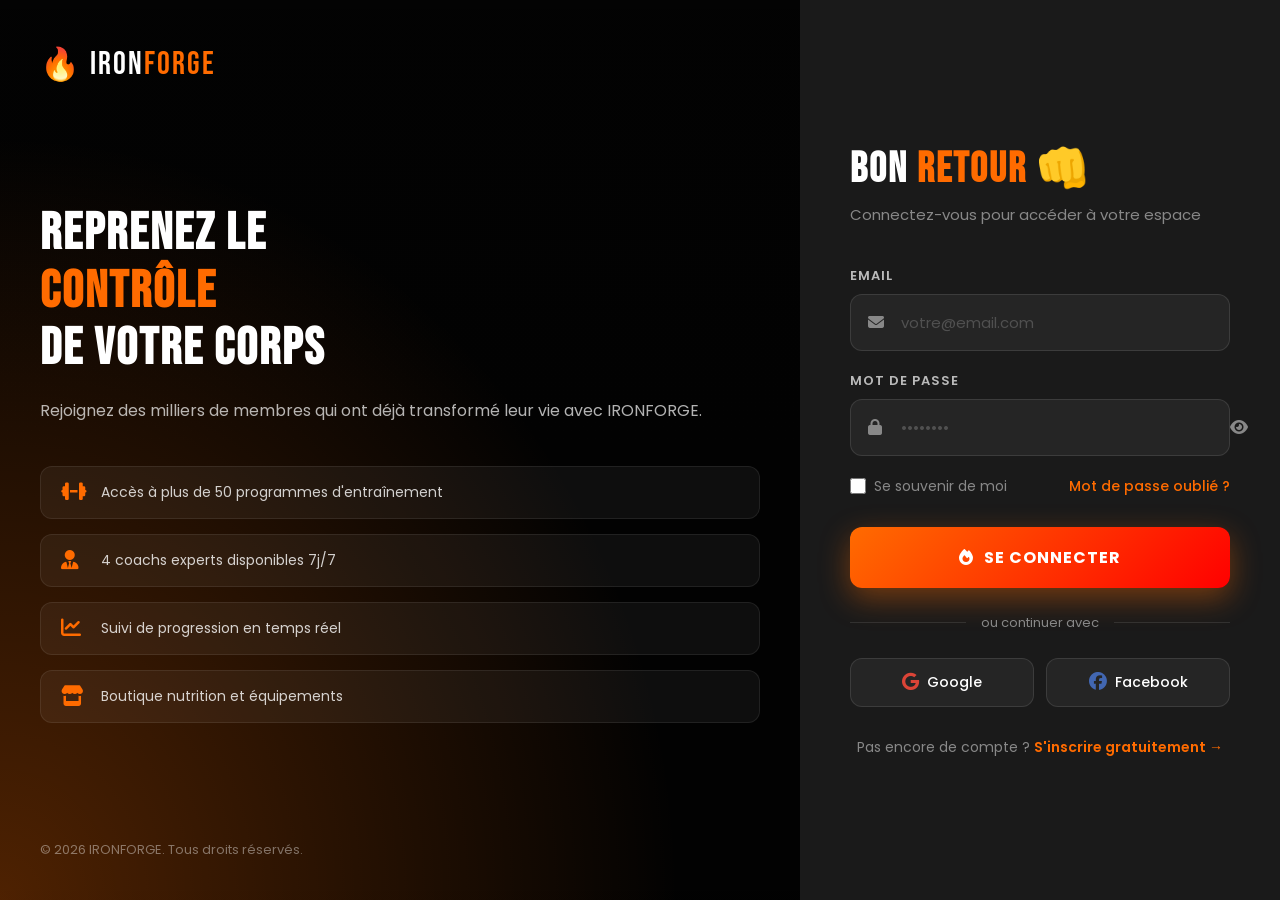
<file: ironforge-frontend/abonnements.html>
<!DOCTYPE html>
<html lang="fr">
<head>
  <meta charset="UTF-8">
  <meta name="viewport" content="width=device-width, initial-scale=1.0">
  <title>IRONFORGE - Abonnements</title>
  <script src="https://js.stripe.com/v3/" crossorigin="anonymous"></script>
  <link rel="preconnect" href="https://fonts.googleapis.com">
  <link href="https://fonts.googleapis.com/css2?family=Bebas+Neue&family=Poppins:wght@300;400;500;600;700&display=swap" rel="stylesheet">
  <link rel="stylesheet" href="https://cdnjs.cloudflare.com/ajax/libs/font-awesome/6.5.0/css/all.min.css">
  <style>
    * { margin: 0; padding: 0; box-sizing: border-box; }
    :root {
        --orange: #FF6B00;
        --gradient: linear-gradient(135deg, #FF6B00, #FF0000);
        --noir: #0A0A0A;
        --noir-card: #1A1A1A;
        --blanc: #FFFFFF;
        --gris: #888888;
        --vert: #00C853;
        --sidebar-width: 260px;
    }
    body {
        font-family: 'Poppins', sans-serif;
        background: var(--noir);
        color: var(--blanc);
        display: flex; min-height: 100vh;
    }
    .sidebar {
        width: var(--sidebar-width);
        background: var(--noir-card);
        height: 100vh; position: fixed;
        left: 0; top: 0;
        display: flex; flex-direction: column;
        border-right: 1px solid rgba(255,255,255,0.05);
        z-index: 100;
    }
    .sidebar-logo {
        padding: 25px;
        display: flex; align-items: center; gap: 10px;
        border-bottom: 1px solid rgba(255,255,255,0.05);
        text-decoration: none;
    }
    .logo-text {
        font-family: 'Bebas Neue', sans-serif;
        font-size: 26px; letter-spacing: 2px; color: var(--blanc);
    }
    .logo-text em { color: var(--orange); font-style: normal; }
    .sidebar-nav { flex: 1; padding: 20px 0; }
    .nav-section { padding: 0 15px; margin-bottom: 25px; }
    .nav-section-title {
        font-size: 11px; color: var(--gris);
        letter-spacing: 2px; text-transform: uppercase;
        padding: 0 10px; margin-bottom: 8px;
    }
    .nav-item {
        display: flex; align-items: center; gap: 12px;
        padding: 12px 10px; border-radius: 10px;
        color: rgba(255,255,255,0.6); text-decoration: none;
        font-size: 14px; font-weight: 500;
        transition: all 0.3s; margin-bottom: 4px;
    }
    .nav-item:hover { background: rgba(255,255,255,0.05); color: var(--blanc); }
    .nav-item.active {
        background: rgba(255,107,0,0.15);
        color: var(--orange);
        border-left: 3px solid var(--orange);
    }
    .nav-item i { width: 20px; }
    .sidebar-footer {
        padding: 20px 25px;
        border-top: 1px solid rgba(255,255,255,0.05);
    }
    .btn-logout {
        display: flex; align-items: center; gap: 10px;
        color: rgba(255,255,255,0.4); font-size: 14px;
        cursor: pointer; background: none; border: none;
        font-family: 'Poppins', sans-serif; width: 100%;
    }
    .btn-logout:hover { color: #FF4444; }
    .main-content {
        margin-left: var(--sidebar-width);
        flex: 1; display: flex; flex-direction: column;
    }
    .page-header {
        background: var(--noir-card);
        padding: 25px 35px;
        border-bottom: 1px solid rgba(255,255,255,0.05);
        position: sticky; top: 0; z-index: 50;
    }
    .page-header h1 {
        font-family: 'Bebas Neue', sans-serif;
        font-size: 28px; letter-spacing: 2px;
    }
    .page-header h1 span { color: var(--orange); }
    .page-body { padding: 35px; flex: 1; }

    /* Abonnement actuel */
    .current-plan {
        background: linear-gradient(135deg,
            rgba(255,107,0,0.15), rgba(255,0,0,0.05));
        border: 1px solid rgba(255,107,0,0.3);
        border-radius: 20px; padding: 25px;
        margin-bottom: 40px;
        display: flex; align-items: center;
        justify-content: space-between;
    }
    .current-plan-info h3 {
        font-family: 'Bebas Neue', sans-serif;
        font-size: 24px; letter-spacing: 2px;
        color: var(--orange); margin-bottom: 5px;
    }
    .current-plan-info p { color: var(--gris); font-size: 14px; }
    .current-plan-status {
        display: flex; align-items: center; gap: 8px;
        background: rgba(0,200,83,0.15);
        border: 1px solid rgba(0,200,83,0.3);
        color: var(--vert); padding: 8px 18px;
        border-radius: 50px; font-size: 13px; font-weight: 600;
    }
    .no-plan {
        background: rgba(255,255,255,0.03);
        border: 1px dashed rgba(255,255,255,0.1);
        border-radius: 20px; padding: 25px;
        margin-bottom: 40px; text-align: center;
        color: var(--gris);
    }

    /* Plans */
    .section-title {
        font-family: 'Bebas Neue', sans-serif;
        font-size: 32px; letter-spacing: 2px;
        margin-bottom: 30px; text-align: center;
    }
    .section-title span { color: var(--orange); }
    .toggle-billing {
        display: flex; align-items: center;
        justify-content: center; gap: 15px;
        margin-bottom: 35px;
    }
    .toggle-label { font-size: 14px; color: var(--gris); }
    .toggle-label.active { color: var(--blanc); font-weight: 600; }
    .toggle-switch {
        width: 50px; height: 26px;
        background: rgba(255,107,0,0.3);
        border-radius: 13px; cursor: pointer;
        position: relative; transition: background 0.3s;
    }
    .toggle-switch.monthly { background: var(--orange); }
    .toggle-switch::after {
        content: '';
        position: absolute; top: 3px; left: 3px;
        width: 20px; height: 20px;
        background: var(--blanc); border-radius: 50%;
        transition: transform 0.3s;
    }
    .toggle-switch.monthly::after { transform: translateX(24px); }
    .save-badge {
        background: var(--gradient);
        color: var(--blanc); font-size: 11px;
        padding: 3px 10px; border-radius: 50px;
        font-weight: 700;
    }
    .plans-grid {
        display: grid;
        grid-template-columns: repeat(3, 1fr);
        gap: 25px; margin-bottom: 50px;
    }
    .plan-card {
        background: var(--noir-card);
        border-radius: 24px; padding: 35px;
        border: 1px solid rgba(255,255,255,0.05);
        transition: all 0.4s; position: relative;
        text-align: center;
    }
    .plan-card:hover { transform: translateY(-8px); }
    .plan-card.featured {
        background: linear-gradient(135deg,
            rgba(255,107,0,0.1), rgba(255,0,0,0.05));
        border-color: var(--orange);
        transform: scale(1.05);
        box-shadow: 0 0 50px rgba(255,107,0,0.2);
    }
    .plan-card.featured:hover { transform: scale(1.05) translateY(-8px); }
    .plan-badge {
        position: absolute; top: -15px;
        left: 50%; transform: translateX(-50%);
        background: var(--gradient);
        padding: 6px 20px; border-radius: 50px;
        font-size: 12px; font-weight: 700;
        white-space: nowrap;
    }
    .plan-icon { font-size: 40px; margin-bottom: 15px; }
    .plan-name {
        font-family: 'Bebas Neue', sans-serif;
        font-size: 28px; letter-spacing: 3px;
        color: var(--orange); margin-bottom: 20px;
    }
    .plan-prix { margin-bottom: 10px; }
    .prix {
        font-family: 'Bebas Neue', sans-serif;
        font-size: 60px; color: var(--blanc); line-height: 1;
    }
    .devise { color: var(--gris); font-size: 16px; }
    .prix-annuel {
        font-size: 13px; color: var(--gris);
        margin-bottom: 25px;
    }
    .plan-features {
        list-style: none; margin-bottom: 30px; text-align: left;
    }
    .plan-features li {
        padding: 10px 0;
        border-bottom: 1px solid rgba(255,255,255,0.04);
        font-size: 14px;
        display: flex; align-items: center; gap: 12px;
    }
    .plan-features li:last-child { border-bottom: none; }
    .plan-features .fa-check { color: var(--orange); }
    .plan-features .fa-times { color: rgba(255,255,255,0.15); }
    .btn-choisir {
        width: 100%; padding: 14px;
        border: 2px solid var(--orange);
        color: var(--orange); background: transparent;
        border-radius: 12px; font-size: 15px;
        font-weight: 700; cursor: pointer;
        font-family: 'Poppins', sans-serif;
        transition: all 0.3s;
    }
    .btn-choisir:hover {
        background: var(--orange); color: var(--blanc);
    }
    .btn-choisir.featured {
        background: var(--gradient);
        color: var(--blanc); border: none;
        box-shadow: 0 10px 30px rgba(255,107,0,0.4);
    }
    .btn-choisir.featured:hover {
        transform: translateY(-2px);
        box-shadow: 0 15px 40px rgba(255,107,0,0.6);
    }

    /* FAQ */
    .faq-section { margin-top: 20px; }
    .faq-title {
        font-family: 'Bebas Neue', sans-serif;
        font-size: 28px; letter-spacing: 2px;
        text-align: center; margin-bottom: 25px;
    }
    .faq-item {
        background: var(--noir-card);
        border-radius: 12px; margin-bottom: 12px;
        border: 1px solid rgba(255,255,255,0.05);
        overflow: hidden;
    }
    .faq-question {
        padding: 18px 22px;
        display: flex; align-items: center;
        justify-content: space-between;
        cursor: pointer; font-weight: 600;
        font-size: 14px; transition: all 0.3s;
    }
    .faq-question:hover { color: var(--orange); }
    .faq-question i { transition: transform 0.3s; }
    .faq-answer {
        padding: 0 22px; max-height: 0;
        overflow: hidden; transition: all 0.3s;
        color: var(--gris); font-size: 14px;
        line-height: 1.7;
    }
    .faq-item.open .faq-answer {
        max-height: 200px; padding: 0 22px 18px;
    }
    .faq-item.open .faq-question i {
        transform: rotate(180deg);
    }

    /* Modal paiement */
    .modal-overlay {
        position: fixed; inset: 0;
        background: rgba(0,0,0,0.8);
        z-index: 300; display: none;
        align-items: center; justify-content: center;
    }
    .modal-overlay.show { display: flex; }
    .modal {
        background: var(--noir-card);
        border-radius: 24px; padding: 35px;
        width: 480px;
        border: 1px solid rgba(255,255,255,0.1);
        overflow-y: auto;
        max-height: 90vh;
    }
    .modal h2 {
        font-family: 'Bebas Neue', sans-serif;
        font-size: 28px; letter-spacing: 2px;
        margin-bottom: 5px;
    }
    .modal h2 span { color: var(--orange); }
    .modal-plan-info {
        background: rgba(255,107,0,0.1);
        border: 1px solid rgba(255,107,0,0.2);
        border-radius: 12px; padding: 15px;
        margin: 20px 0;
        display: flex; align-items: center;
        justify-content: space-between;
    }
    .modal-plan-name {
        font-weight: 700; font-size: 16px;
    }
    .modal-plan-prix {
        font-family: 'Bebas Neue', sans-serif;
        font-size: 28px; color: var(--orange);
    }
    .stripe-placeholder {
        background: rgba(255,255,255,0.03);
        border: 2px dashed rgba(255,255,255,0.1);
        border-radius: 12px; padding: 30px;
        text-align: center; margin: 20px 0;
        color: var(--gris);
    }
    .stripe-placeholder i {
        font-size: 40px; margin-bottom: 10px;
        display: block; color: rgba(255,255,255,0.2);
    }
    .modal-btns {
        display: flex; gap: 12px; margin-top: 20px;
    }
    .btn-cancel {
        flex: 1; padding: 13px;
        background: rgba(255,255,255,0.05);
        border: 1px solid rgba(255,255,255,0.1);
        color: var(--blanc); border-radius: 10px;
        cursor: pointer; font-family: 'Poppins', sans-serif;
        font-size: 14px; font-weight: 600;
    }
    .btn-pay {
        flex: 2; padding: 13px;
        background: var(--gradient);
        color: var(--blanc); border: none;
        border-radius: 10px; cursor: pointer;
        font-family: 'Poppins', sans-serif;
        font-size: 14px; font-weight: 700;
        display: flex; align-items: center;
        justify-content: center; gap: 8px;
        transition: all 0.3s;
    }
    .btn-pay:hover {
        box-shadow: 0 10px 25px rgba(255,107,0,0.4);
    }

    @media (max-width: 1024px) {
        .plans-grid { grid-template-columns: 1fr; }
        .plan-card.featured { transform: scale(1); }
    }
    @media (max-width: 768px) {
        .sidebar { display: none; }
        .main-content { margin-left: 0; }
        .page-body { padding: 20px; }
        .current-plan { flex-direction: column; gap: 15px; }
    }
  </style>
</head>
<body>

<aside class="sidebar">
  <a href="index.html" class="sidebar-logo">
    <span style="font-size:28px">🔥</span>
    <span class="logo-text">IRON<em>FORGE</em></span>
  </a>
  <nav class="sidebar-nav">
    <div class="nav-section">
      <div class="nav-section-title">Principal</div>
      <a class="nav-item" href="dashboard.html">
        <i class="fas fa-home"></i> Dashboard
      </a>
      <a class="nav-item" href="profil.html">
        <i class="fas fa-user"></i> Mon Profil
      </a>
      <a class="nav-item" href="mes-seances.html">
        <i class="fas fa-calendar"></i> Mes Séances
      </a>
    </div>
    <div class="nav-section">
      <div class="nav-section-title">Entraînement</div>
      <a class="nav-item" href="programmes.html">
        <i class="fas fa-dumbbell"></i> Programmes
      </a>
    </div>
    <div class="nav-section">
      <div class="nav-section-title">Commerce</div>
      <a class="nav-item active" href="abonnements.html">
        <i class="fas fa-crown"></i> Abonnements
      </a>
      <a class="nav-item" href="boutique.html">
        <i class="fas fa-store"></i> Boutique
      </a>
      <a class="nav-item" href="commandes.html">
        <i class="fas fa-box"></i> Mes Commandes
      </a>
    </div>
  </nav>
  <div class="sidebar-footer">
    <button class="btn-logout" onclick="logout()">
      <i class="fas fa-sign-out-alt"></i>
      Se déconnecter
    </button>
  </div>
</aside>

<div class="main-content">
  <header class="page-header">
    <div>
      <h1>MES <span>ABONNEMENTS</span></h1>
      <p style="color:var(--gris);font-size:13px;margin-top:3px">
        Choisissez le plan qui vous convient
      </p>
    </div>
  </header>

  <div class="page-body">

    <!-- Abonnement actuel -->
    <div id="currentPlanSection"></div>

    <!-- Toggle billing -->
    <h2 class="section-title">
      CHOISISSEZ VOTRE <span>PLAN</span>
    </h2>

    <div class="toggle-billing">
                <span class="toggle-label active" id="labelMensuel">
                    Mensuel
                </span>
      <div class="toggle-switch" id="toggleSwitch"
           onclick="toggleBilling()"></div>
      <span class="toggle-label" id="labelAnnuel">
                    Annuel
                </span>
      <span class="save-badge">-20%</span>
    </div>

    <!-- Plans -->
    <div class="plans-grid">

      <div class="plan-card">
        <div class="plan-icon">🥉</div>
        <div class="plan-name">BASIC</div>
        <div class="plan-prix">
          <span class="prix" id="prixBasic">29</span>
          <span class="devise">.99€/mois</span>
        </div>
        <p class="prix-annuel" id="annuelBasic"></p>
        <ul class="plan-features">
          <li><i class="fas fa-check"></i>
            Accès salle illimité</li>
          <li><i class="fas fa-check"></i>
            1 programme inclus</li>
          <li><i class="fas fa-check"></i>
            Application mobile</li>
          <li><i class="fas fa-check"></i>
            Système de points</li>
          <li><i class="fas fa-times"></i>
            Sessions coach</li>
          <li><i class="fas fa-times"></i>
            Plan nutrition</li>
        </ul>
        <button class="btn-choisir"
                onclick="choisirPlan('BASIC', 29.99)">
          Choisir Basic
        </button>
      </div>

      <div class="plan-card featured">
        <div class="plan-badge">⭐ Recommandé</div>
        <div class="plan-icon">🥇</div>
        <div class="plan-name">PRO</div>
        <div class="plan-prix">
          <span class="prix" id="prixPro">49</span>
          <span class="devise">.99€/mois</span>
        </div>
        <p class="prix-annuel" id="annuelPro"></p>
        <ul class="plan-features">
          <li><i class="fas fa-check"></i>
            Accès salle illimité</li>
          <li><i class="fas fa-check"></i>
            Programmes illimités</li>
          <li><i class="fas fa-check"></i>
            Application mobile</li>
          <li><i class="fas fa-check"></i>
            Points x2</li>
          <li><i class="fas fa-check"></i>
            4 sessions coach/mois</li>
          <li><i class="fas fa-times"></i>
            Plan nutrition</li>
        </ul>
        <button class="btn-choisir featured"
                onclick="choisirPlan('PRO', 49.99)">
          Choisir Pro
        </button>
      </div>

      <div class="plan-card">
        <div class="plan-icon">💎</div>
        <div class="plan-name">ELITE</div>
        <div class="plan-prix">
          <span class="prix" id="prixElite">89</span>
          <span class="devise">.99€/mois</span>
        </div>
        <p class="prix-annuel" id="annuelElite"></p>
        <ul class="plan-features">
          <li><i class="fas fa-check"></i>
            Accès salle illimité</li>
          <li><i class="fas fa-check"></i>
            Programmes illimités</li>
          <li><i class="fas fa-check"></i>
            Application mobile</li>
          <li><i class="fas fa-check"></i>
            Points x3</li>
          <li><i class="fas fa-check"></i>
            Sessions coach illimitées</li>
          <li><i class="fas fa-check"></i>
            Plan nutrition personnalisé</li>
        </ul>
        <button class="btn-choisir"
                onclick="choisirPlan('ELITE', 89.99)">
          Choisir Elite
        </button>
      </div>
    </div>

    <!-- FAQ -->
    <div class="faq-section">
      <h2 class="faq-title">Questions fréquentes</h2>
      <div class="faq-item">
        <div class="faq-question" onclick="toggleFaq(this)">
          Puis-je changer de plan ?
          <i class="fas fa-chevron-down"></i>
        </div>
        <div class="faq-answer">
          Oui, vous pouvez changer de plan à tout moment.
          Le changement prend effet au prochain cycle de facturation.
        </div>
      </div>
      <div class="faq-item">
        <div class="faq-question" onclick="toggleFaq(this)">
          Comment annuler mon abonnement ?
          <i class="fas fa-chevron-down"></i>
        </div>
        <div class="faq-answer">
          Vous pouvez annuler votre abonnement à tout moment
          depuis votre profil. L'accès reste actif jusqu'à
          la fin de la période payée.
        </div>
      </div>
      <div class="faq-item">
        <div class="faq-question" onclick="toggleFaq(this)">
          Quels moyens de paiement acceptez-vous ?
          <i class="fas fa-chevron-down"></i>
        </div>
        <div class="faq-answer">
          Nous acceptons toutes les cartes Visa, Mastercard
          et American Express via Stripe, le leader mondial
          du paiement sécurisé.
        </div>
      </div>
      <div class="faq-item">
        <div class="faq-question" onclick="toggleFaq(this)">
          Y a-t-il une période d'essai ?
          <i class="fas fa-chevron-down"></i>
        </div>
        <div class="faq-answer">
          Oui ! Profitez de 7 jours d'essai gratuit
          sur le plan PRO. Aucune carte requise.
        </div>
      </div>
    </div>

  </div>
</div>

<div class="modal-overlay" id="modalPaiement">
  <div class="modal">
    <h2>CONFIRMER <span>L'ABONNEMENT</span></h2>
    <p style="color:var(--gris);font-size:14px;margin-top:5px">
      Vous êtes sur le point de souscrire à :
    </p>
    <div class="modal-plan-info">
      <div>
        <div class="modal-plan-name" id="modalPlanNom">PRO</div>
        <div style="font-size:12px;color:var(--gris)">
          Accès immédiat après paiement
        </div>
      </div>
      <div class="modal-plan-prix" id="modalPlanPrix">49.99€</div>
    </div>

    <!-- ✅ Formulaire Stripe ici -->
    <div id="stripe-elements-abo" style="margin:20px 0;min-height:50px"></div>

    <!-- ✅ Bouton payer Stripe -->
    <button id="btnPayerAbo" style="display:none; width:100%; padding:16px;
        background:linear-gradient(135deg,#FF6B00,#FF0000);
        color:white; border:none; border-radius:12px;
        font-size:16px; font-weight:700; cursor:pointer;
        font-family:'Poppins',sans-serif">
      <i class="fas fa-lock"></i> Confirmer le paiement
    </button>

    <div class="modal-btns">
      <button class="btn-cancel" onclick="closeModal()">
        Annuler
      </button>
      <button class="btn-pay" on onclick="confirmerAbonnement()">
        <i class="fas fa-lock"></i> payer maintenant
      </button>
    </div>
  </div>
</div>

<script>
  const API_URL = 'https://ironforge1.onrender.com';
  const token = localStorage.getItem('token');
  if (!token) window.location.href = 'login.html';

  const headers = {
      'Authorization': `Bearer ${token}`,
      'Content-Type': 'application/json'
  };

  let isAnnuel = false;
  let selectedPlan = null;
  let selectedPrix = 0;
  let stripe = null;
  let elements = null;
  let stripeInitialized = false;

  const plans = {
      BASIC:  { mensuel: 29.99, annuel: 23.99 },
      PRO:    { mensuel: 49.99, annuel: 39.99 },
      ELITE:  { mensuel: 89.99, annuel: 71.99 }
  };

  const toggleBilling = () => {
      isAnnuel = !isAnnuel;
      const toggle = document.getElementById('toggleSwitch');
      const labelM = document.getElementById('labelMensuel');
      const labelA = document.getElementById('labelAnnuel');
      toggle.classList.toggle('monthly', isAnnuel);
      labelM.classList.toggle('active', !isAnnuel);
      labelA.classList.toggle('active', isAnnuel);
      Object.keys(plans).forEach(key => {
          const prix = isAnnuel ? plans[key].annuel : plans[key].mensuel;
          const el = document.getElementById(`prix${key.charAt(0) + key.slice(1).toLowerCase()}`);
          if (el) el.textContent = Math.floor(prix);
          const annuelEl = document.getElementById(`annuel${key.charAt(0) + key.slice(1).toLowerCase()}`);
          if (annuelEl) annuelEl.textContent = isAnnuel ? `${(prix * 12).toFixed(0)}€/an` : '';
      });
  };

  const choisirPlan = (plan, prix) => {
      selectedPlan = plan;
      selectedPrix = isAnnuel ? plans[plan].annuel : plans[plan].mensuel;
      document.getElementById('modalPlanNom').textContent = `Plan ${plan}`;
      document.getElementById('modalPlanPrix').textContent = `${selectedPrix}€/mois`;
      document.getElementById('modalPaiement').classList.add('show');
  };

  const closeModal = () => {
      document.getElementById('modalPaiement').classList.remove('show');
      document.getElementById('stripe-elements-abo').innerHTML = '';
      document.getElementById('btnPayerAbo').style.display = 'none';
  };

  const initStripe = async () => {
      if (stripeInitialized) return;
      const res = await fetch(`${API_URL}/api/paiement/config`);
      const config = await res.json();
      stripe = Stripe(config.publicKey);
      stripeInitialized = true;
  };

  const confirmerAbonnement = async () => {
      try {
          await initStripe();

          const res = await fetch(`${API_URL}/api/paiement/create-subscription-intent`, {
              method: 'POST',
              headers: {
                  'Authorization': `Bearer ${token}`,
                  'Content-Type': 'application/json'
              },
              body: JSON.stringify({
                  plan: selectedPlan,
                  prix: selectedPrix
              })
          });

          const data = await res.json();
          if (!data.succes) {
              alert('Erreur : ' + data.message);
              return;
          }

          const { clientSecret, intentId } = data.data;

          elements = stripe.elements({ clientSecret });
          const paymentElement = elements.create('payment');
          document.getElementById('stripe-elements-abo').innerHTML = '';
          paymentElement.mount('#stripe-elements-abo');

          const btnPayer = document.getElementById('btnPayerAbo');
          btnPayer.style.display = 'block';

          btnPayer.onclick = async () => {
              btnPayer.innerHTML = '<i class="fas fa-spinner fa-spin"></i> Traitement...';
              btnPayer.disabled = true;

              const { error: submitError } = await elements.submit();
              if (submitError) {
                  alert('Erreur : ' + submitError.message);
                  btnPayer.innerHTML = '<i class="fas fa-lock"></i> Confirmer le paiement';
                  btnPayer.disabled = false;
                  return;
              }

              const { error } = await stripe.confirmPayment({
                  elements,
                  clientSecret,
                  confirmParams: { return_url: window.location.href },
                  redirect: 'if_required'
              });

              if (error) {
                  alert('Erreur : ' + error.message);
                  btnPayer.innerHTML = '<i class="fas fa-lock"></i> Confirmer le paiement';
                  btnPayer.disabled = false;
                  return;
              }

              const confirmRes = await fetch(`${API_URL}/api/paiement/confirmer-abonnement`, {
                  method: 'POST',
                  headers: {
                      'Authorization': `Bearer ${token}`,
                      'Content-Type': 'application/json'
                  },
                  body: JSON.stringify({
                      paymentIntentId: intentId,
                      plan: selectedPlan,
                      prix: selectedPrix,
                      dureeJours: isAnnuel ? 365 : 30
                  })
              });

              const confirmData = await confirmRes.json();
              if (confirmData.succes) {
                  closeModal();
                  alert(`✅ Abonnement ${selectedPlan} activé !`);
                  loadAbonnementActuel();
              } else {
                  alert('Erreur : ' + confirmData.message);
                  btnPayer.disabled = false;
              }
          };

      } catch (err) {
          alert('Erreur : ' + err.message);
      }
  };

  const loadAbonnementActuel = async () => {
      try {
          const res = await fetch(`${API_URL}/api/abonnements/mon-abonnement`, { headers });
          const data = await res.json();
          const section = document.getElementById('currentPlanSection');
          if (data.succes && data.data) {
              const a = data.data;
              section.innerHTML = `
                  <div class="current-plan">
                      <div class="current-plan-info">
                          <h3>Plan ${a.type} Actif</h3>
                          <p>Valide jusqu'au ${a.dateFin || 'N/A'} • ${a.prix}€/mois</p>
                      </div>
                      <div class="current-plan-status">
                          <i class="fas fa-check-circle"></i> Actif
                      </div>
                  </div>`;
          } else {
              section.innerHTML = `
                  <div class="no-plan">
                      <i class="fas fa-info-circle" style="font-size:24px;margin-bottom:10px;display:block"></i>
                      Vous n'avez pas d'abonnement actif. Choisissez un plan ci-dessous !
                  </div>`;
          }
      } catch (err) {
          document.getElementById('currentPlanSection').innerHTML = `
              <div class="no-plan">Choisissez votre plan d'abonnement !</div>`;
      }
  };

  const toggleFaq = (el) => {
      el.parentElement.classList.toggle('open');
  };

  const logout = () => {
      localStorage.removeItem('token');
      localStorage.removeItem('user');
      window.location.href = 'login.html';
  };

  initStripe();
  loadAbonnementActuel();
</script>
</body>
</html>
</file>
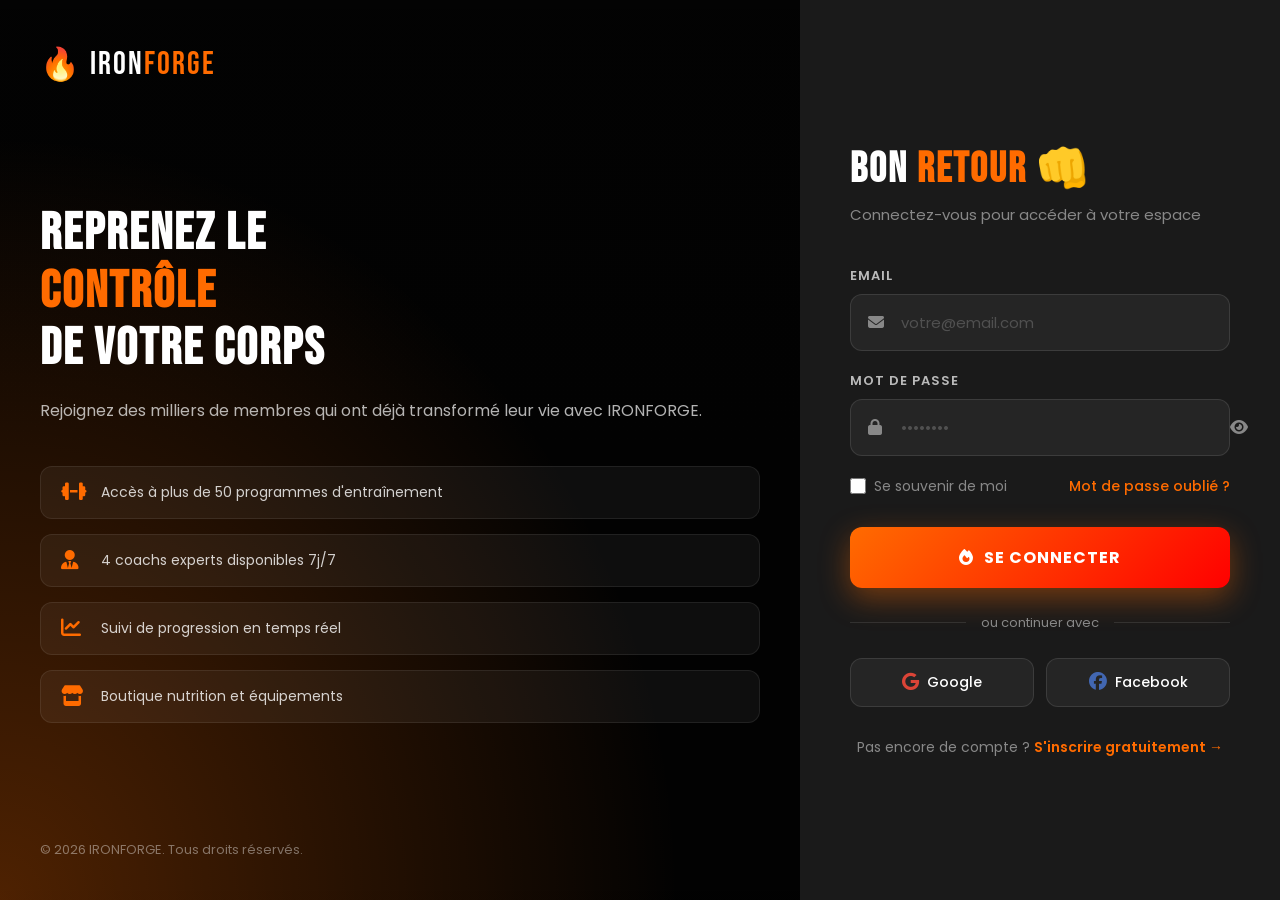
<file: ironforge-frontend/admin.html>
<!DOCTYPE html>
<html lang="fr">
<head>
    <meta charset="UTF-8">
    <meta name="viewport" content="width=device-width, initial-scale=1.0">
    <title>IRONFORGE - Admin Dashboard</title>
    <link rel="preconnect" href="https://fonts.googleapis.com">
    <link href="https://fonts.googleapis.com/css2?family=Bebas+Neue&family=Poppins:wght@300;400;500;600;700&display=swap" rel="stylesheet">
    <link rel="stylesheet" href="https://cdnjs.cloudflare.com/ajax/libs/font-awesome/6.5.0/css/all.min.css">
    <style>
        * { margin: 0; padding: 0; box-sizing: border-box; }

        :root {
            --orange: #FF6B00;
            --gradient: linear-gradient(135deg, #FF6B00, #FF0000);
            --noir: #0A0A0A;
            --noir-card: #1A1A1A;
            --noir-light: #252525;
            --blanc: #FFFFFF;
            --gris: #888888;
            --vert: #00C853;
            --bleu: #2196F3;
            --sidebar-width: 260px;
        }

        body {
            font-family: 'Poppins', sans-serif;
            background: var(--noir);
            color: var(--blanc);
            display: flex;
            min-height: 100vh;
        }

        /* ===== SIDEBAR ===== */
        .sidebar {
            width: var(--sidebar-width);
            background: var(--noir-card);
            height: 100vh;
            position: fixed;
            left: 0;
            top: 0;
            display: flex;
            flex-direction: column;
            border-right: 1px solid rgba(255,255,255,0.05);
            z-index: 100;
        }

        .sidebar-logo {
            padding: 25px;
            display: flex;
            align-items: center;
            gap: 10px;
            border-bottom: 1px solid rgba(255,255,255,0.05);
        }

        .logo-text {
            font-family: 'Bebas Neue', sans-serif;
            font-size: 24px;
            letter-spacing: 2px;
        }

        .logo-text em {
            color: var(--orange);
            font-style: normal;
        }

        .admin-badge {
            background: var(--gradient);
            color: var(--blanc);
            font-size: 10px;
            padding: 2px 8px;
            border-radius: 50px;
            font-weight: 700;
            letter-spacing: 1px;
        }

        .sidebar-nav {
            flex: 1;
            padding: 20px 0;
            overflow-y: auto;
        }

        .nav-section {
            padding: 0 15px;
            margin-bottom: 20px;
        }

        .nav-section-title {
            font-size: 11px;
            font-weight: 600;
            color: var(--gris);
            letter-spacing: 2px;
            text-transform: uppercase;
            padding: 0 10px;
            margin-bottom: 8px;
        }

        .nav-item {
            display: flex;
            align-items: center;
            gap: 12px;
            padding: 11px 10px;
            border-radius: 10px;
            color: rgba(255,255,255,0.6);
            text-decoration: none;
            font-size: 14px;
            font-weight: 500;
            transition: all 0.3s;
            margin-bottom: 3px;
            cursor: pointer;
            border: none;
            background: none;
            width: 100%;
            font-family: 'Poppins', sans-serif;
        }

        .nav-item:hover {
            background: rgba(255,255,255,0.05);
            color: var(--blanc);
        }

        .nav-item.active {
            background: rgba(255,107,0,0.15);
            color: var(--orange);
            border-left: 3px solid var(--orange);
        }

        .nav-item i { width: 20px; font-size: 16px; }

        .nav-count {
            margin-left: auto;
            background: rgba(255,255,255,0.1);
            color: var(--gris);
            font-size: 11px;
            padding: 2px 8px;
            border-radius: 50px;
        }

        .sidebar-footer {
            padding: 20px 25px;
            border-top: 1px solid rgba(255,255,255,0.05);
        }

        .btn-logout {
            display: flex;
            align-items: center;
            gap: 10px;
            color: rgba(255,255,255,0.4);
            font-size: 14px;
            cursor: pointer;
            background: none;
            border: none;
            font-family: 'Poppins', sans-serif;
            width: 100%;
            transition: color 0.3s;
        }

        .btn-logout:hover { color: #FF4444; }

        /* ===== MAIN ===== */
        .main-content {
            margin-left: var(--sidebar-width);
            flex: 1;
            display: flex;
            flex-direction: column;
        }

        .page-header {
            background: var(--noir-card);
            padding: 20px 35px;
            display: flex;
            align-items: center;
            justify-content: space-between;
            border-bottom: 1px solid rgba(255,255,255,0.05);
            position: sticky;
            top: 0;
            z-index: 50;
        }

        .page-header h1 {
            font-family: 'Bebas Neue', sans-serif;
            font-size: 26px;
            letter-spacing: 2px;
        }

        .page-header h1 span { color: var(--orange); }

        .header-date {
            color: var(--gris);
            font-size: 13px;
        }

        .admin-body {
            padding: 30px 35px;
            flex: 1;
            overflow-y: auto;
        }

        /* ===== TABS ===== */
        .tabs {
            display: flex;
            gap: 5px;
            margin-bottom: 30px;
            background: var(--noir-card);
            padding: 5px;
            border-radius: 12px;
            width: fit-content;
        }

        .tab-btn {
            padding: 10px 20px;
            border-radius: 8px;
            border: none;
            background: transparent;
            color: var(--gris);
            font-size: 14px;
            font-weight: 500;
            cursor: pointer;
            transition: all 0.3s;
            font-family: 'Poppins', sans-serif;
            display: flex;
            align-items: center;
            gap: 8px;
        }

        .tab-btn.active {
            background: var(--gradient);
            color: var(--blanc);
        }

        .tab-btn:hover:not(.active) {
            background: rgba(255,255,255,0.05);
            color: var(--blanc);
        }

        .tab-content { display: none; }
        .tab-content.active { display: block; }

        /* ===== STATS ===== */
        .stats-grid {
            display: grid;
            grid-template-columns: repeat(4, 1fr);
            gap: 20px;
            margin-bottom: 30px;
        }

        .stat-card {
            background: var(--noir-card);
            padding: 25px;
            border-radius: 16px;
            border: 1px solid rgba(255,255,255,0.05);
            transition: all 0.3s;
            position: relative;
            overflow: hidden;
        }

        .stat-card::after {
            content: '';
            position: absolute;
            bottom: 0;
            left: 0;
            right: 0;
            height: 3px;
        }

        .stat-card.orange::after { background: var(--gradient); }
        .stat-card.vert::after { background: var(--vert); }
        .stat-card.bleu::after { background: var(--bleu); }
        .stat-card.rouge::after { background: #FF4444; }

        .stat-card:hover {
            transform: translateY(-5px);
            box-shadow: 0 15px 30px rgba(0,0,0,0.3);
        }

        .stat-icon {
            font-size: 32px;
            margin-bottom: 15px;
        }

        .stat-value {
            font-family: 'Bebas Neue', sans-serif;
            font-size: 42px;
            line-height: 1;
            margin-bottom: 5px;
        }

        .stat-label {
            color: var(--gris);
            font-size: 13px;
        }

        /* ===== TABLE ===== */
        .table-card {
            background: var(--noir-card);
            border-radius: 16px;
            border: 1px solid rgba(255,255,255,0.05);
            overflow: hidden;
            margin-bottom: 25px;
        }

        .table-header {
            padding: 20px 25px;
            border-bottom: 1px solid rgba(255,255,255,0.05);
            display: flex;
            align-items: center;
            justify-content: space-between;
        }

        .table-header h3 {
            font-size: 16px;
            font-weight: 700;
        }

        .table-search {
            padding: 8px 16px;
            background: rgba(255,255,255,0.05);
            border: 1px solid rgba(255,255,255,0.1);
            border-radius: 50px;
            color: var(--blanc);
            font-size: 13px;
            font-family: 'Poppins', sans-serif;
            outline: none;
            width: 200px;
        }

        .table-search:focus {
            border-color: var(--orange);
        }

        table {
            width: 100%;
            border-collapse: collapse;
        }

        thead th {
            padding: 14px 20px;
            text-align: left;
            font-size: 12px;
            font-weight: 600;
            color: var(--gris);
            letter-spacing: 1px;
            text-transform: uppercase;
            border-bottom: 1px solid rgba(255,255,255,0.05);
            background: rgba(255,255,255,0.02);
        }

        tbody td {
            padding: 16px 20px;
            font-size: 14px;
            border-bottom: 1px solid rgba(255,255,255,0.03);
        }

        tbody tr:hover {
            background: rgba(255,255,255,0.02);
        }

        tbody tr:last-child td {
            border-bottom: none;
        }

        .user-cell {
            display: flex;
            align-items: center;
            gap: 12px;
        }

        .user-avatar-sm {
            width: 38px;
            height: 38px;
            background: var(--gradient);
            border-radius: 50%;
            display: flex;
            align-items: center;
            justify-content: center;
            font-weight: 700;
            font-size: 14px;
            flex-shrink: 0;
        }

        .user-name {
            font-weight: 600;
            font-size: 14px;
        }

        .user-email {
            font-size: 12px;
            color: var(--gris);
        }

        .role-badge {
            padding: 4px 12px;
            border-radius: 50px;
            font-size: 12px;
            font-weight: 600;
        }

        .role-admin {
            background: rgba(255,107,0,0.15);
            color: var(--orange);
        }

        .role-coach {
            background: rgba(33,150,243,0.15);
            color: var(--bleu);
        }

        .role-membre {
            background: rgba(0,200,83,0.15);
            color: var(--vert);
        }

        .status-badge {
            padding: 4px 12px;
            border-radius: 50px;
            font-size: 12px;
            font-weight: 600;
        }

        .status-actif {
            background: rgba(0,200,83,0.15);
            color: var(--vert);
        }

        .status-inactif {
            background: rgba(255,68,68,0.15);
            color: #FF4444;
        }

        .action-btns {
            display: flex;
            gap: 8px;
        }

        .btn-action {
            padding: 6px 12px;
            border-radius: 8px;
            border: none;
            font-size: 12px;
            font-weight: 600;
            cursor: pointer;
            transition: all 0.3s;
            font-family: 'Poppins', sans-serif;
        }

        .btn-edit {
            background: rgba(33,150,243,0.15);
            color: var(--bleu);
        }

        .btn-edit:hover {
            background: var(--bleu);
            color: var(--blanc);
        }

        .btn-delete {
            background: rgba(255,68,68,0.15);
            color: #FF4444;
        }

        .btn-delete:hover {
            background: #FF4444;
            color: var(--blanc);
        }

        .btn-toggle {
            background: rgba(255,107,0,0.15);
            color: var(--orange);
        }

        .btn-toggle:hover {
            background: var(--orange);
            color: var(--blanc);
        }

        /* ===== ADD FORM ===== */
        .add-card {
            background: var(--noir-card);
            border-radius: 16px;
            border: 1px solid rgba(255,255,255,0.05);
            padding: 25px;
            margin-bottom: 25px;
        }

        .add-card h3 {
            font-size: 16px;
            font-weight: 700;
            margin-bottom: 20px;
            color: var(--orange);
        }

        .form-grid {
            display: grid;
            grid-template-columns: repeat(3, 1fr);
            gap: 15px;
            margin-bottom: 20px;
        }

        .form-group label {
            display: block;
            font-size: 12px;
            color: var(--gris);
            margin-bottom: 6px;
            text-transform: uppercase;
            letter-spacing: 1px;
        }

        .form-input {
            width: 100%;
            padding: 11px 15px;
            background: rgba(255,255,255,0.05);
            border: 1px solid rgba(255,255,255,0.1);
            border-radius: 10px;
            color: var(--blanc);
            font-size: 14px;
            font-family: 'Poppins', sans-serif;
            outline: none;
            transition: border-color 0.3s;
        }

        .form-input:focus {
            border-color: var(--orange);
        }

        .btn-add {
            padding: 12px 30px;
            background: var(--gradient);
            color: var(--blanc);
            border: none;
            border-radius: 10px;
            font-size: 14px;
            font-weight: 700;
            cursor: pointer;
            font-family: 'Poppins', sans-serif;
            transition: all 0.3s;
            display: flex;
            align-items: center;
            gap: 8px;
        }

        .btn-add:hover {
            transform: translateY(-2px);
            box-shadow: 0 8px 20px rgba(255,107,0,0.4);
        }

        /* ===== MODAL ===== */
        .modal-overlay {
            position: fixed;
            inset: 0;
            background: rgba(0,0,0,0.7);
            z-index: 300;
            display: none;
            align-items: center;
            justify-content: center;
        }

        .modal-overlay.show {
            display: flex;
        }

        .modal {
            background: var(--noir-card);
            border-radius: 20px;
            padding: 30px;
            width: 450px;
            border: 1px solid rgba(255,255,255,0.1);
        }

        .modal h3 {
            font-size: 20px;
            font-weight: 700;
            margin-bottom: 20px;
        }

        .modal h3 span { color: var(--orange); }

        .modal-btns {
            display: flex;
            gap: 12px;
            margin-top: 25px;
        }

        .btn-confirm {
            flex: 1;
            padding: 12px;
            background: #FF4444;
            color: var(--blanc);
            border: none;
            border-radius: 10px;
            font-size: 14px;
            font-weight: 700;
            cursor: pointer;
            font-family: 'Poppins', sans-serif;
        }

        .btn-cancel {
            flex: 1;
            padding: 12px;
            background: rgba(255,255,255,0.05);
            color: var(--blanc);
            border: 1px solid rgba(255,255,255,0.1);
            border-radius: 10px;
            font-size: 14px;
            font-weight: 600;
            cursor: pointer;
            font-family: 'Poppins', sans-serif;
        }

        @media (max-width: 768px) {
            .sidebar { display: none; }
            .main-content { margin-left: 0; }
            .stats-grid { grid-template-columns: repeat(2, 1fr); }
            .form-grid { grid-template-columns: 1fr; }
            .admin-body { padding: 20px; }
        }
    </style>
</head>
<body>

<!-- ===== SIDEBAR ===== -->
<aside class="sidebar">
    <div class="sidebar-logo">
        <span style="font-size:26px">🔥</span>
        <div>
            <div class="logo-text">IRON<em>FORGE</em></div>
            <div class="admin-badge">ADMIN</div>
        </div>
    </div>

    <nav class="sidebar-nav">
        <div class="nav-section">
            <div class="nav-section-title">Dashboard</div>
            <button class="nav-item active"
                    onclick="showTab('overview')">
                <i class="fas fa-chart-pie"></i>
                Vue d'ensemble
            </button>
        </div>

        <div class="nav-section">
            <div class="nav-section-title">Gestion</div>
            <button class="nav-item"
                    onclick="showTab('membres',this)">
                <i class="fas fa-users"></i>
                Membres
                <span class="nav-count" id="navMembres">0</span>
            </button>
            <button class="nav-item"
                    onclick="showTab('coachs')">
                <i class="fas fa-user-tie"></i>
                Coachs
                <span class="nav-count" id="navCoachs">0</span>
            </button>
            <button class="nav-item"
                    onclick="showTab('produits')">
                <i class="fas fa-box"></i>
                Produits
                <span class="nav-count" id="navProduits">0</span>
            </button>
            <button class="nav-item"
                    onclick="showTab('commandes')">
                <i class="fas fa-shopping-bag"></i>
                Commandes
                <span class="nav-count" id="navCommandes">0</span>
            </button>
        </div>

        <div class="nav-section">
            <div class="nav-section-title">Contenu</div>
            <button class="nav-item"
                    onclick="showTab('programmes')">
                <i class="fas fa-dumbbell"></i>
                Programmes
            </button>
            <button class="nav-item"
                    onclick="showTab('seances')">
                <i class="fas fa-calendar"></i>
                Séances
            </button>
        </div>
    </nav>

    <div class="sidebar-footer">
        <button class="btn-logout" onclick="logout()">
            <i class="fas fa-sign-out-alt"></i>
            Se déconnecter
        </button>
    </div>
</aside>

<!-- ===== MAIN ===== -->
<div class="main-content">

    <header class="page-header">
        <div>
            <h1>ADMIN <span>DASHBOARD</span></h1>
            <p class="header-date" id="headerDate"></p>
        </div>
        <div style="display:flex;align-items:center;gap:15px">
            <div style="text-align:right">
                <div style="font-weight:700" id="adminName">
                    Admin
                </div>
                <div style="font-size:12px;color:var(--orange)">
                    Super Admin
                </div>
            </div>
            <div style="width:42px;height:42px;
                    background:var(--gradient);border-radius:50%;
                    display:flex;align-items:center;
                    justify-content:center;font-weight:700">
                A
            </div>
        </div>
    </header>

    <div class="admin-body">

        <!-- ===== OVERVIEW ===== -->
        <div class="tab-content active" id="tab-overview">

            <div class="stats-grid">
                <div class="stat-card orange">
                    <div class="stat-icon">👥</div>
                    <div class="stat-value" id="totalMembres">0</div>
                    <div class="stat-label">Total Membres</div>
                </div>
                <div class="stat-card vert">
                    <div class="stat-icon">👨‍🏫</div>
                    <div class="stat-value" id="totalCoachs">0</div>
                    <div class="stat-label">Total Coachs</div>
                </div>
                <div class="stat-card bleu">
                    <div class="stat-icon">📦</div>
                    <div class="stat-value" id="totalProduits">0</div>
                    <div class="stat-label">Total Produits</div>
                </div>
                <div class="stat-card rouge">
                    <div class="stat-icon">🛒</div>
                    <div class="stat-value" id="totalCommandes">0</div>
                    <div class="stat-label">Total Commandes</div>
                </div>
            </div>

            <!-- Tableau utilisateurs récents -->
            <div class="table-card">
                <div class="table-header">
                    <h3>👥 Utilisateurs Récents</h3>
                    <input type="text"
                           class="table-search"
                           placeholder="🔍 Rechercher..."
                           oninput="searchUsers(this.value)">
                </div>
                <table>
                    <thead>
                    <tr>
                        <th>Utilisateur</th>
                        <th>Rôle</th>
                        <th>Statut</th>
                        <th>Actions</th>
                    </tr>
                    </thead>
                    <tbody id="usersTable">
                    <tr>
                        <td colspan="4"
                            style="text-align:center;
                                    color:var(--gris);padding:40px">
                            Chargement...
                        </td>
                    </tr>
                    </tbody>
                </table>
            </div>
        </div>

        <!-- ===== MEMBRES ===== -->
        <div class="tab-content" id="tab-membres">
            <div class="table-card">
                <div class="table-header">
                    <h3>👥 Gestion des Membres</h3>
                    <input type="text"
                           class="table-search"
                           placeholder="🔍 Rechercher..."
                           oninput="searchUsers(this.value)">
                </div>
                <table>
                    <thead>
                    <tr>
                        <th>Membre</th>
                        <th>Niveau</th>
                        <th>Points</th>
                        <th>Statut</th>
                        <th>Actions</th>
                    </tr>
                    </thead>
                    <tbody id="membresTable">
                    <tr>
                        <td colspan="5"
                            style="text-align:center;
                                    color:var(--gris);padding:40px">
                            Chargement...
                        </td>
                    </tr>
                    </tbody>
                </table>
            </div>
        </div>

        <!-- ===== COACHS ===== -->
        <div class="tab-content" id="tab-coachs">
            <div class="table-card">
                <div class="table-header">
                    <h3>👨‍🏫 Gestion des Coachs</h3>
                </div>
                <table>
                    <thead>
                    <tr>
                        <th>Coach</th>
                        <th>Spécialité</th>
                        <th>Tarif</th>
                        <th>Note</th>
                        <th>Actions</th>
                    </tr>
                    </thead>
                    <tbody id="coachsTable">
                    <tr>
                        <td colspan="5"
                            style="text-align:center;
                                    color:var(--gris);padding:40px">
                            Chargement...
                        </td>
                    </tr>
                    </tbody>
                </table>
            </div>
        </div>

        <!-- ===== PRODUITS ===== -->
        <div class="tab-content" id="tab-produits">
            <div class="add-card">
                <h3>➕ Ajouter un Produit</h3>
                <div class="form-grid">
                    <div class="form-group">
                        <label>Nom du produit</label>
                        <input type="text"
                               class="form-input"
                               id="produitNom"
                               placeholder="Whey Protein...">
                    </div>
                    <div class="form-group">
                        <label>Prix (€)</label>
                        <input type="number"
                               class="form-input"
                               id="produitPrix"
                               placeholder="29.99">
                    </div>
                    <div class="form-group">
                        <label>Stock</label>
                        <input type="number"
                               class="form-input"
                               id="produitStock"
                               placeholder="100">
                    </div>
                </div>
                <button class="btn-add"
                        onclick="addProduit()">
                    <i class="fas fa-plus"></i>
                    Ajouter le produit
                </button>
            </div>

            <div class="table-card">
                <div class="table-header">
                    <h3>📦 Liste des Produits</h3>
                </div>
                <table>
                    <thead>
                    <tr>
                        <th>Produit</th>
                        <th>Prix</th>
                        <th>Stock</th>
                        <th>Actions</th>
                    </tr>
                    </thead>
                    <tbody id="produitsTable">
                    <tr>
                        <td colspan="4"
                            style="text-align:center;
                                    color:var(--gris);padding:40px">
                            Chargement...
                        </td>
                    </tr>
                    </tbody>
                </table>
            </div>
        </div>

        <!-- ===== COMMANDES ===== -->
        <div class="tab-content" id="tab-commandes">
            <div class="table-card">
                <div class="table-header">
                    <h3>🛒 Gestion des Commandes</h3>
                </div>
                <table>
                    <thead>
                    <tr>
                        <th>ID</th>
                        <th>Membre</th>
                        <th>Total</th>
                        <th>Statut</th>
                        <th>Date</th>
                        <th>Actions</th>
                    </tr>
                    </thead>
                    <tbody id="commandesTable">
                    <tr>
                        <td colspan="6"
                            style="text-align:center;
                                    color:var(--gris);padding:40px">
                            Aucune commande
                        </td>
                    </tr>
                    </tbody>
                </table>
            </div>
        </div>

        <!-- ===== PROGRAMMES ===== -->
        <div class="tab-content" id="tab-programmes">
            <div class="add-card">
                <h3>➕ Créer un Programme</h3>
                <div class="form-grid">
                    <div class="form-group">
                        <label>Nom</label>
                        <input type="text"
                               class="form-input"
                               id="progNom"
                               placeholder="Force Maximale...">
                    </div>
                    <div class="form-group">
                        <label>Niveau</label>
                        <select class="form-input" id="progNiveau">
                            <option value="DEBUTANT">Débutant</option>
                            <option value="INTERMEDIAIRE">Intermédiaire</option>
                            <option value="AVANCE">Avancé</option>
                        </select>
                    </div>
                    <div class="form-group">
                        <label>Durée (semaines)</label>
                        <input type="number"
                               class="form-input"
                               id="progDuree"
                               placeholder="8">
                    </div>
                </div>
                <button class="btn-add"
                        onclick="addProgramme()">
                    <i class="fas fa-plus"></i>
                    Créer le programme
                </button>
            </div>

            <div class="table-card">
                <div class="table-header">
                    <h3>📋 Liste des Programmes</h3>
                </div>
                <table>
                    <thead>
                    <tr>
                        <th>Programme</th>
                        <th>Niveau</th>
                        <th>Durée</th>
                        <th>Actions</th>
                    </tr>
                    </thead>
                    <tbody id="programmesTable">
                    <tr>
                        <td colspan="4"
                            style="text-align:center;
                                    color:var(--gris);padding:40px">
                            Chargement...
                        </td>
                    </tr>
                    </tbody>
                </table>
            </div>
        </div>

        <!-- ===== SÉANCES ===== -->
        <div class="tab-content" id="tab-seances">
            <div class="add-card">
                <h3>➕ Créer une Séance</h3>
                <div class="form-grid">
                    <div class="form-group">
                        <label>Date</label>
                        <input type="date"
                               class="form-input"
                               id="seanceDate">
                    </div>
                    <div class="form-group">
                        <label>Heure début</label>
                        <input type="time"
                               class="form-input"
                               id="seanceHeure">
                    </div>
                    <div class="form-group">
                        <label>Prix (€)</label>
                        <input type="number"
                               class="form-input"
                               id="seancePrix"
                               placeholder="30">
                    </div>
                </div>
                <button class="btn-add"
                        onclick="addSeance()">
                    <i class="fas fa-plus"></i>
                    Créer la séance
                </button>
            </div>

            <div class="table-card">
                <div class="table-header">
                    <h3>📅 Liste des Séances</h3>
                </div>
                <table>
                    <thead>
                    <tr>
                        <th>Date</th>
                        <th>Heure</th>
                        <th>Prix</th>
                        <th>Statut</th>
                        <th>Actions</th>
                    </tr>
                    </thead>
                    <tbody id="seancesTable">
                    <tr>
                        <td colspan="5"
                            style="text-align:center;
                                    color:var(--gris);padding:40px">
                            Chargement...
                        </td>
                    </tr>
                    </tbody>
                </table>
            </div>
        </div>

    </div>
</div>

<!-- ===== MODAL SUPPRESSION ===== -->
<div class="modal-overlay" id="deleteModal">
    <div class="modal">
        <h3>⚠️ Confirmer la <span>suppression</span></h3>
        <p style="color:var(--gris);margin-top:10px">
            Cette action est irréversible.
            Êtes-vous sûr de vouloir continuer ?
        </p>
        <div class="modal-btns">
            <button class="btn-cancel"
                    onclick="closeModal()">
                Annuler
            </button>
            <button class="btn-confirm"
                    id="confirmDelete">
                Supprimer
            </button>
        </div>
    </div>
</div>



<script>
    const API_URL =  'https://ironforge1.onrender.com';
    const token = localStorage.getItem('token');
    const user = JSON.parse(localStorage.getItem('user') || '{}');

    // Vérifier admin
    if (!token || user.role !== 'ADMIN') {
        window.location.href = 'login.html';
    }

    // Date header
    const now = new Date();
    document.getElementById('headerDate').textContent =
        now.toLocaleDateString('fr-FR', {
            weekday: 'long',
            year: 'numeric',
            month: 'long',
            day: 'numeric'
        });

    if (user.nom) {
        document.getElementById('adminName').textContent =
            `${user.prenom} ${user.nom}`;
    }

    // Headers API
    const headers = {
        'Authorization': `Bearer ${token}`,
        'Content-Type': 'application/json'
    };

    // ===== TABS =====
    const showTab = (tab, el) => {
        document.querySelectorAll('.tab-content')
            .forEach(t => t.classList.remove('active'));
        document.querySelectorAll('.nav-item')
            .forEach(n => n.classList.remove('active'));

        document.getElementById(`tab-${tab}`)
            .classList.add('active');
        event.currentTarget.classList.add('active');

        if (tab === 'membres') loadMembres();
        if (tab === 'coachs') loadCoachs();
        if (tab === 'produits') loadProduits();
        if (tab === 'commandes') loadCommandes();
        if (tab === 'programmes') loadProgrammes();
        if (tab === 'seances') loadSeances();
    };

    // ===== LOAD STATS =====

  const loadStats = async () => {
    try {
        const res = await fetch(
            `${API_URL}/api/admin/stats`,
            { headers });
        const data = await res.json();

        if (data.succes) {
            const stats = data.data;
            const parts = stats.split('|');

            parts.forEach(part => {
                const trimmed = part.trim();
                if (trimmed.includes('Membres:')) {
                    const val = trimmed.split(':')[1].trim();
                    document.getElementById('totalMembres')
                        .textContent = val;
                }
                if (trimmed.includes('Coachs:')) {
                    const val = trimmed.split(':')[1].trim();
                    document.getElementById('totalCoachs')
                        .textContent = val;
                    document.getElementById('navCoachs')
                        .textContent = val;
                }
                if (trimmed.includes('Commandes:')) {
                    const val = trimmed.split(':')[1].trim();
                    document.getElementById('totalCommandes')
                        .textContent = val;
                }
                if (trimmed.includes('Utilisateurs:')) {
                    const val = trimmed.split(':')[1].trim();
                    document.getElementById('totalMembres')
                        .textContent = val;
                }
            });
        }

        // Produits
        const prodRes = await fetch(
            `${API_URL}/api/produits`, { headers });
        const prodData = await prodRes.json();
        if (prodData.succes) {
            const count = prodData.data?.length || 0;
            document.getElementById('totalProduits')
                .textContent = count;
            document.getElementById('navProduits')
                .textContent = count;
        }

    } catch (err) {
        console.error('Erreur stats:', err);
    }
};

    // ===== LOAD UTILISATEURS =====
   const loadUtilisateurs = async () => {
    try {
        const res = await fetch(
            `${API_URL}/api/admin/utilisateurs`,
            { headers });
        const data = await res.json();

        if (data.succes && data.data) {
            const tbody = document.getElementById('usersTable');
            tbody.innerHTML = data.data.map(u => `
                <tr>
                    <td>
                        <div class="user-cell">
                            <div class="user-avatar-sm">
                                ${(u.nom || '?')[0]}${(u.prenom || '?')[0]}
                            </div>
                            <div>
                                <div class="user-name">
                                    ${u.prenom || '-'} ${u.nom || '-'}
                                </div>
                                <div class="user-email">
                                    ${u.email || '-'}
                                </div>
                            </div>
                        </div>
                    </td>
                    <td>
                        <span class="role-badge role-${(u.role || '').toLowerCase()}">
                            ${u.role || '-'}
                        </span>
                    </td>
                    <td>
                        <span class="status-badge ${u.actif ?
                            'status-actif' : 'status-inactif'}">
                            ${u.actif ? '✓ Actif' : '✗ Inactif'}
                        </span>
                    </td>
                    <td>
                        <div class="action-btns">
                            <button class="btn-action btn-toggle"
                                onclick="toggleUser(${u.id}, ${u.actif})">
                                ${u.actif ? 'Désactiver' : 'Activer'}
                            </button>
                            <button class="btn-action btn-delete"
                                onclick="deleteUser(${u.id})">
                                Supprimer
                            </button>
                        </div>
                    </td>
                </tr>`).join('');

            document.getElementById('navMembres').textContent =
                data.data.length;
        }
    } catch (err) {
        console.error('Erreur utilisateurs:', err);
    }
};
    // ===== LOAD MEMBRES =====

    const loadMembres = async () => {
    try {
        const res = await fetch(
            `${API_URL}/api/admin/membres`,
            { headers });
        const data = await res.json();

        if (data.succes && data.data) {
            const tbody = document.getElementById('membresTable');
            tbody.innerHTML = data.data.map(m => `
                <tr>
                    <td>
                        <div class="user-cell">
                            <div class="user-avatar-sm">
                                ${(m.utilisateur?.nom || '?')[0]}
                            </div>
                            <div>
                                <div class="user-name">
                                    ${m.utilisateur?.prenom || '-'}
                                    ${m.utilisateur?.nom || '-'}
                                </div>
                                <div class="user-email">
                                    ${m.utilisateur?.email || '-'}
                                </div>
                            </div>
                        </div>
                    </td>
                    <td>${m.niveau || 'DEBUTANT'}</td>
                    <td>
                        <span style="color:var(--orange);font-weight:700">
                            ${m.points || 0} pts
                        </span>
                    </td>
                    <td>
                        <span class="status-badge status-actif">
                            ✓ Actif
                        </span>
                    </td>
                    <td>
                        <div class="action-btns">
                            <button class="btn-action btn-edit">
                                Voir
                            </button>
                        </div>
                    </td>
                </tr>`).join('');

            document.getElementById('navMembres').textContent =
                data.data.length;
        }
    } catch (err) {
        console.error('Erreur membres:', err);
    }
};
    // ===== LOAD COACHS =====

   const loadCoachs = async () => {
    try {
        const res = await fetch(
            `${API_URL}/api/admin/coachs`,
            { headers });
        const data = await res.json();

        if (data.succes && data.data) {
            const tbody = document.getElementById('coachsTable');
            tbody.innerHTML = data.data.map(c => `
                <tr>
                    <td>
                        <div class="user-cell">
                            <div class="user-avatar-sm"
                                style="background:var(--bleu)">
                                ${(c.utilisateur?.nom || 'C')[0]}
                            </div>
                            <div>
                                <div class="user-name">
                                    ${c.utilisateur?.prenom || '-'}
                                    ${c.utilisateur?.nom || '-'}
                                </div>
                                <div class="user-email">
                                    ${c.utilisateur?.email || '-'}
                                </div>
                            </div>
                        </div>
                    </td>
                    <td>${c.specialite || 'Non défini'}</td>
                    <td>
                        <span style="color:var(--vert);font-weight:700">
                            ${c.tarif || 0}€/h
                        </span>
                    </td>
                    <td>
                        <span style="color:#FFD700">
                            ${'★'.repeat(Math.floor(c.note || 0))}
                            ${(c.note || 0).toFixed(1)}
                        </span>
                    </td>
                    <td>
                        <div class="action-btns">
                            <button class="btn-action btn-edit">
                                Modifier
                            </button>
                            <button class="btn-action btn-delete"
                                onclick="deleteUser(${c.utilisateur?.id})">
                                Supprimer
                            </button>
                        </div>
                    </td>
                </tr>`).join('');

            document.getElementById('navCoachs').textContent =
                data.data.length;
        }
    } catch (err) {
        console.error('Erreur coachs:', err);
    }
};

    // ===== LOAD PRODUITS =====
    const loadProduits = async () => {
        try {
            const res = await fetch(
                `${API_URL}/api/produits`, { headers });
            const data = await res.json();

            if (data.succes && data.data) {
                const tbody = document.getElementById('produitsTable');
                tbody.innerHTML = data.data.map(p => `
                    <tr>
                        <td><strong>${p.nom}</strong></td>
                        <td>
                            <span style="color:var(--orange);
                                font-weight:700">
                                ${p.prix}€
                            </span>
                        </td>
                        <td>
                            <span class="${p.stock < 20 ?
                                'status-badge status-inactif' :
                                'status-badge status-actif'}">
                                ${p.stock} unités
                            </span>
                        </td>
                        <td>
                            <div class="action-btns">
                                <button class="btn-action btn-edit">
                                    Modifier
                                </button>
                                <button class="btn-action btn-delete"
                                    onclick="deleteProduit(${p.id})">
                                    Supprimer
                                </button>
                            </div>
                        </td>
                    </tr>`).join('');
            }
        } catch (err) {
            console.error('Erreur produits:', err);
        }
    };

    // ===== LOAD COMMANDES =====
    const loadCommandes = async () => {
        try {
            const res = await fetch(
                `${API_URL}/api/admin/commandes`,
                { headers });
            const data = await res.json();

            const tbody = document.getElementById('commandesTable');
            if (data.succes && data.data && data.data.length > 0) {
                tbody.innerHTML = data.data.map(c => `
                    <tr>
                        <td>#${c.id}</td>
                        <td>${c.membre?.utilisateur?.nom || '-'}</td>
                        <td style="color:var(--orange);font-weight:700">
                            ${c.total}€
                        </td>
                        <td>
                            <span class="status-badge status-actif">
                                ${c.statut}
                            </span>
                        </td>
                        <td style="color:var(--gris);font-size:13px">
                            ${new Date(c.dateCommande)
                                .toLocaleDateString('fr-FR')}
                        </td>
                        <td>
                            <button class="btn-action btn-edit">
                                Détails
                            </button>
                        </td>
                    </tr>`).join('');
            } else {
                tbody.innerHTML = `
                    <tr>
                        <td colspan="6"
                            style="text-align:center;
                            color:var(--gris);padding:40px">
                            Aucune commande
                        </td>
                    </tr>`;
            }
        } catch (err) {
            console.error('Erreur commandes:', err);
        }
    };

    // ===== LOAD PROGRAMMES =====
    const loadProgrammes = async () => {
        try {
            const res = await fetch(
                `${API_URL}/api/programmes/public`,
                { headers });
            const data = await res.json();

            if (data.succes && data.data) {
                const tbody = document.getElementById('programmesTable');
                tbody.innerHTML = data.data.map(p => `
                    <tr>
                        <td><strong>${p.nom}</strong></td>
                        <td>
                            <span class="role-badge role-membre">
                                ${p.niveau}
                            </span>
                        </td>
                        <td>${p.dureeSemaines} semaines</td>
                        <td>
                            <div class="action-btns">
                                <button class="btn-action btn-edit">
                                    Modifier
                                </button>
                                <button class="btn-action btn-delete">
                                    Supprimer
                                </button>
                            </div>
                        </td>
                    </tr>`).join('');
            }
        } catch (err) {
            console.error('Erreur programmes:', err);
        }
    };

    // ===== LOAD SEANCES =====
    const loadSeances = async () => {
        try {
            const res = await fetch(
                `${API_URL}/api/seances/disponibles`,
                { headers });
            const data = await res.json();
            console.log("Reponse backend seances:",data);

            if (data.succes && data.data) {
                const tbody = document.getElementById('seancesTable');
                if (data.data.length === 0) {
                    tbody.innerHTML = `
                        <tr>
                            <td colspan="5"
                                style="text-align:center;
                                color:var(--gris);padding:40px">
                                Aucune séance disponible
                            </td>
                        </tr>`;
                    return;
                }
                tbody.innerHTML = data.data.map(s => `
                    <tr>
                        <td>${s.date}</td>
                        <td>${s.heureDebut} - ${s.heureFin}</td>
                        <td style="color:var(--orange);font-weight:700">
                            ${s.prix}€
                        </td>
                        <td>
                            <span class="status-badge status-actif">
                                ${s.statut}
                            </span>
                        </td>
                        <td>
                            <button class="btn-action btn-delete">
                                Annuler
                            </button>
                        </td>
                    </tr>`).join('');
            }
        } catch (err) {
            console.error('Erreur séances:', err);
        }
    };

    // ===== ACTIONS =====
    const toggleUser = async (id, actif) => {
        const endpoint = actif ? 'desactiver' : 'activer';
        await fetch(
            `${API_URL}/api/admin/utilisateurs/${id}/${endpoint}`,
            { method: 'PUT', headers });
        loadUtilisateurs();
    };

    let deleteId = null;
    let deleteType = null;

    const deleteUser = (id) => {
        deleteId = id;
        deleteType = 'user';
        document.getElementById('deleteModal')
            .classList.add('show');
        document.getElementById('confirmDelete')
            .onclick = async () => {
            await fetch(
                `${API_URL}/api/admin/utilisateurs/${id}`,
                { method: 'DELETE', headers });
            closeModal();
            loadUtilisateurs();
        };
    };

    const deleteProduit = (id) => {
        document.getElementById('deleteModal')
            .classList.add('show');
        document.getElementById('confirmDelete')
            .onclick = async () => {
            await fetch(
                `${API_URL}/api/produits/${id}`,
                { method: 'DELETE', headers });
            closeModal();
            loadProduits();
        };
    };

    const addProduit = async () => {
        const nom = document.getElementById('produitNom').value;
        const prix = document.getElementById('produitPrix').value;
        const stock = document.getElementById('produitStock').value;

        if (!nom || !prix || !stock) {
            alert('Remplissez tous les champs !');
            return;
        }

        await fetch(`${API_URL}/api/produits`, {
            method: 'POST',
            headers,
            body: JSON.stringify({ nom, prix: parseFloat(prix),
                stock: parseInt(stock) })
        });

        document.getElementById('produitNom').value = '';
        document.getElementById('produitPrix').value = '';
        document.getElementById('produitStock').value = '';
        loadProduits();
        alert('✅ Produit ajouté !');
    };

    const addProgramme = async () => {
        const nom = document.getElementById('progNom').value;
        const niveau = document.getElementById('progNiveau').value;
        const duree = document.getElementById('progDuree').value;

        if (!nom || !duree) {
            alert('Remplissez tous les champs !');
            return;
        }

        await fetch(`${API_URL}/api/programmes`, {
            method: 'POST',
            headers,
            body: JSON.stringify({
                nom, niveau,
                dureeSemaines: parseInt(duree)
            })
        });

        loadProgrammes();
        alert('✅ Programme créé !');
    };

    const addSeance = async () => {
        const date = document.getElementById('seanceDate').value;
        const heure = document.getElementById('seanceHeure').value;
        const prix = document.getElementById('seancePrix').value;

        if (!date || !heure || !prix) {
            alert('Remplissez tous les champs !');
            return;
        }

        await fetch(`${API_URL}/api/seances`, {
            method: 'POST',
            headers,
            body: JSON.stringify({
                date : date,
                heureDebut: heure +"00",
                prix: parseFloat(prix),
                statut: 'DISPONIBLE',
                coach:{id:1}
            })
        });

        loadSeances();
        alert('✅ Séance créée !');
    };

    const searchUsers = (query) => {
        const rows = document.querySelectorAll('#usersTable tr');
        rows.forEach(row => {
            const text = row.textContent.toLowerCase();
            row.style.display =
                text.includes(query.toLowerCase()) ? '' : 'none';
        });
    };

    const closeModal = () => {
        document.getElementById('deleteModal')
            .classList.remove('show');
    };

    const logout = () => {
        localStorage.removeItem('token');
        localStorage.removeItem('user');
        window.location.href = 'login.html';
    };

    // ===== INIT =====
    loadStats();
    loadUtilisateurs();
</script>
</body>
</html>
</file>
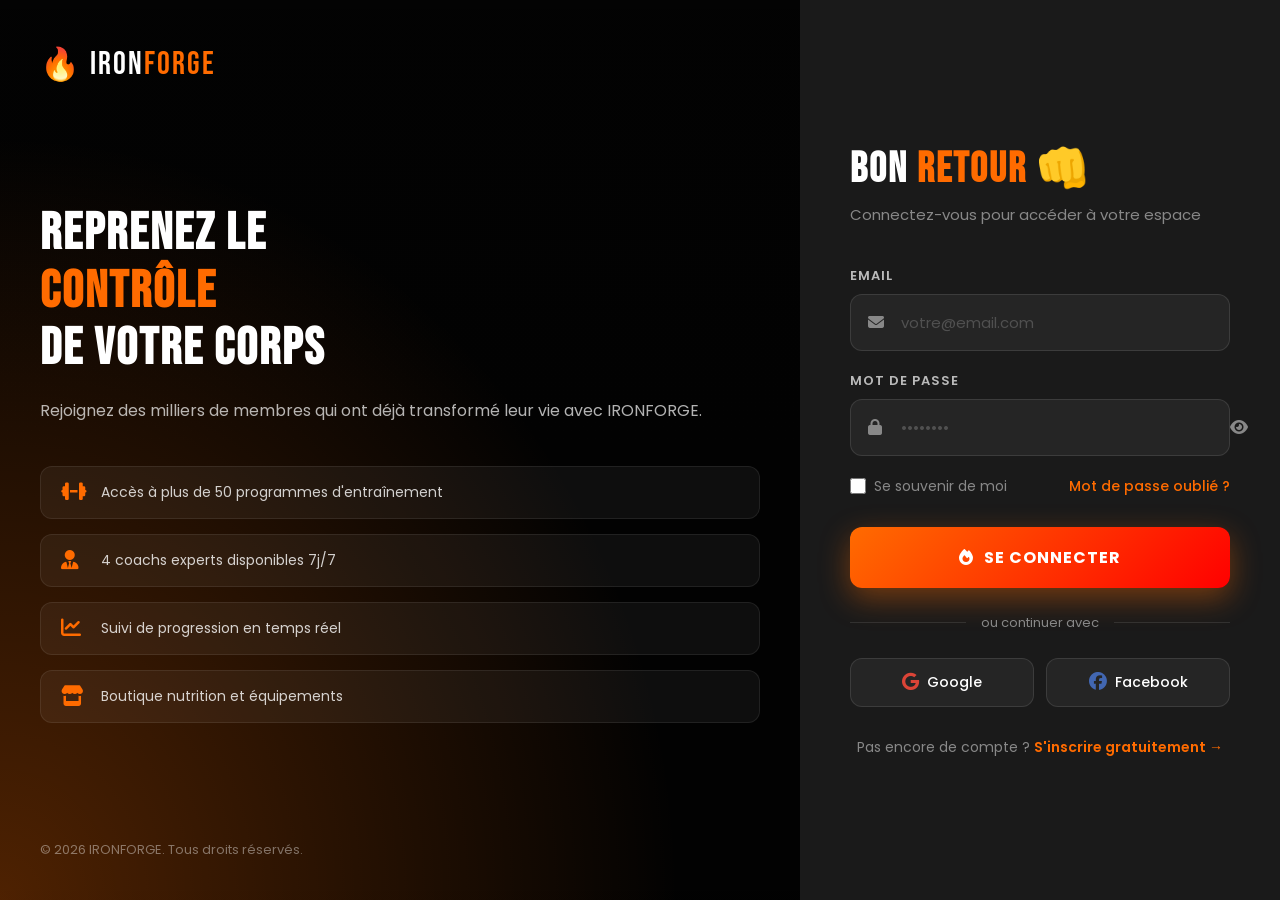
<file: ironforge-frontend/coach.html>
<!DOCTYPE html>
<html lang="fr">
<head>
    <meta charset="UTF-8">
    <meta name="viewport" content="width=device-width, initial-scale=1.0">
    <title>IRONFORGE - Dashboard Coach</title>
    <link rel="preconnect" href="https://fonts.googleapis.com">
    <link href="https://fonts.googleapis.com/css2?family=Bebas+Neue&family=Poppins:wght@300;400;500;600;700&display=swap" rel="stylesheet">
    <link rel="stylesheet" href="https://cdnjs.cloudflare.com/ajax/libs/font-awesome/6.5.0/css/all.min.css">
    <style>
        * { margin: 0; padding: 0; box-sizing: border-box; }
        :root {
            --orange: #FF6B00;
            --gradient: linear-gradient(135deg, #FF6B00, #FF0000);
            --noir: #0A0A0A;
            --noir-card: #1A1A1A;
            --noir-light: #252525;
            --blanc: #FFFFFF;
            --gris: #888888;
            --vert: #00C853;
            --bleu: #2196F3;
            --sidebar-width: 260px;
        }
        body {
            font-family: 'Poppins', sans-serif;
            background: var(--noir);
            color: var(--blanc);
            display: flex; min-height: 100vh;
        }
        .sidebar {
            width: var(--sidebar-width);
            background: var(--noir-card);
            height: 100vh; position: fixed;
            left: 0; top: 0;
            display: flex; flex-direction: column;
            border-right: 1px solid rgba(255,255,255,0.05);
            z-index: 100;
        }
        .sidebar-logo {
            padding: 25px;
            display: flex; align-items: center; gap: 10px;
            border-bottom: 1px solid rgba(255,255,255,0.05);
            text-decoration: none;
        }
        .logo-text {
            font-family: 'Bebas Neue', sans-serif;
            font-size: 24px; letter-spacing: 2px; color: var(--blanc);
        }
        .logo-text em { color: var(--orange); font-style: normal; }
        .coach-badge {
            background: linear-gradient(135deg, #2196F3, #1565C0);
            color: var(--blanc); font-size: 10px;
            padding: 2px 8px; border-radius: 50px;
            font-weight: 700; letter-spacing: 1px;
        }
        .sidebar-user {
            padding: 20px 25px;
            display: flex; align-items: center; gap: 12px;
            border-bottom: 1px solid rgba(255,255,255,0.05);
        }
        .user-avatar {
            width: 45px; height: 45px;
            background: linear-gradient(135deg, #2196F3, #1565C0);
            border-radius: 50%;
            display: flex; align-items: center;
            justify-content: center;
            font-weight: 700; font-size: 16px;
        }
        .user-info h4 { font-size: 14px; font-weight: 600; }
        .user-info span { font-size: 12px; color: var(--bleu); }
        .sidebar-nav { flex: 1; padding: 20px 0; overflow-y: auto; }
        .nav-section { padding: 0 15px; margin-bottom: 25px; }
        .nav-section-title {
            font-size: 11px; font-weight: 600; color: var(--gris);
            letter-spacing: 2px; text-transform: uppercase;
            padding: 0 10px; margin-bottom: 8px;
        }
        .nav-item {
            display: flex; align-items: center; gap: 12px;
            padding: 12px 10px; border-radius: 10px;
            color: rgba(255,255,255,0.6); text-decoration: none;
            font-size: 14px; font-weight: 500;
            transition: all 0.3s; margin-bottom: 4px;
            cursor: pointer; border: none; background: none;
            width: 100%; font-family: 'Poppins', sans-serif;
        }
        .nav-item:hover { background: rgba(255,255,255,0.05); color: var(--blanc); }
        .nav-item.active {
            background: rgba(33,150,243,0.15);
            color: var(--bleu);
            border-left: 3px solid var(--bleu);
        }
        .nav-item i { width: 20px; font-size: 16px; }
        .nav-badge {
            margin-left: auto;
            background: var(--orange);
            color: var(--blanc); font-size: 11px;
            padding: 2px 8px; border-radius: 50px;
        }
        .sidebar-footer {
            padding: 20px 25px;
            border-top: 1px solid rgba(255,255,255,0.05);
        }
        .btn-logout {
            display: flex; align-items: center; gap: 10px;
            color: rgba(255,255,255,0.4); font-size: 14px;
            cursor: pointer; background: none; border: none;
            font-family: 'Poppins', sans-serif; width: 100%;
        }
        .btn-logout:hover { color: #FF4444; }
        .main-content {
            margin-left: var(--sidebar-width);
            flex: 1; display: flex; flex-direction: column;
        }
        .page-header {
            background: var(--noir-card);
            padding: 20px 35px;
            display: flex; align-items: center;
            justify-content: space-between;
            border-bottom: 1px solid rgba(255,255,255,0.05);
            position: sticky; top: 0; z-index: 50;
        }
        .page-header h1 {
            font-family: 'Bebas Neue', sans-serif;
            font-size: 26px; letter-spacing: 2px;
        }
        .page-header h1 span { color: var(--bleu); }
        .page-body { padding: 30px 35px; flex: 1; }
        .tab-content { display: none; }
        .tab-content.active { display: block; }
        .stats-grid {
            display: grid;
            grid-template-columns: repeat(4, 1fr);
            gap: 20px; margin-bottom: 30px;
        }
        .stat-card {
            background: var(--noir-card);
            padding: 22px; border-radius: 16px;
            border: 1px solid rgba(255,255,255,0.05);
            transition: all 0.3s;
        }
        .stat-card:hover { transform: translateY(-5px); }
        .stat-icon { font-size: 28px; margin-bottom: 12px; }
        .stat-value {
            font-family: 'Bebas Neue', sans-serif;
            font-size: 38px; color: var(--bleu);
        }
        .stat-label { color: var(--gris); font-size: 13px; }
        .grid-2 {
            display: grid;
            grid-template-columns: 1fr 1fr;
            gap: 25px; margin-bottom: 25px;
        }
        .card {
            background: var(--noir-card);
            border-radius: 16px;
            border: 1px solid rgba(255,255,255,0.05);
        }
        .card-header {
            padding: 18px 22px;
            border-bottom: 1px solid rgba(255,255,255,0.05);
            display: flex; align-items: center;
            justify-content: space-between;
        }
        .card-header h3 { font-size: 15px; font-weight: 700; }
        .card-body { padding: 20px 22px; }
        .seance-item {
            display: flex; align-items: center; gap: 15px;
            padding: 13px 0;
            border-bottom: 1px solid rgba(255,255,255,0.04);
        }
        .seance-item:last-child { border-bottom: none; }
        .seance-time {
            width: 65px; height: 55px;
            background: rgba(33,150,243,0.15);
            border-radius: 12px;
            display: flex; flex-direction: column;
            align-items: center; justify-content: center;
            flex-shrink: 0;
        }
        .time-hour {
            font-family: 'Bebas Neue', sans-serif;
            font-size: 18px; color: var(--bleu); line-height: 1;
        }
        .time-period { font-size: 10px; color: var(--gris); }
        .seance-info { flex: 1; }
        .seance-info h4 { font-size: 13px; font-weight: 600; }
        .seance-info span { font-size: 12px; color: var(--gris); }
        .status-badge {
            padding: 4px 12px; border-radius: 50px;
            font-size: 11px; font-weight: 600;
        }
        .status-DISPONIBLE {
            background: rgba(0,200,83,0.15); color: var(--vert);
        }
        .status-RESERVEE {
            background: rgba(255,107,0,0.15); color: var(--orange);
        }
        .membre-item {
            display: flex; align-items: center; gap: 12px;
            padding: 13px 0;
            border-bottom: 1px solid rgba(255,255,255,0.04);
        }
        .membre-item:last-child { border-bottom: none; }
        .membre-avatar {
            width: 40px; height: 40px;
            background: var(--gradient);
            border-radius: 50%;
            display: flex; align-items: center;
            justify-content: center;
            font-weight: 700; font-size: 14px; flex-shrink: 0;
        }
        .membre-info { flex: 1; }
        .membre-info h4 { font-size: 13px; font-weight: 600; }
        .membre-info span { font-size: 12px; color: var(--gris); }
        .membre-points {
            font-size: 13px; color: var(--orange); font-weight: 700;
        }
        /* Programme form */
        .form-grid {
            display: grid;
            grid-template-columns: 1fr 1fr;
            gap: 15px; margin-bottom: 20px;
        }
        .form-group label {
            display: block; font-size: 12px; color: var(--gris);
            margin-bottom: 6px; text-transform: uppercase;
            letter-spacing: 1px;
        }
        .form-input {
            width: 100%; padding: 11px 15px;
            background: rgba(255,255,255,0.05);
            border: 1px solid rgba(255,255,255,0.1);
            border-radius: 10px; color: var(--blanc);
            font-size: 14px; font-family: 'Poppins', sans-serif;
            outline: none; transition: all 0.3s;
        }
        .form-input:focus { border-color: var(--bleu); }
        .form-group-full { grid-column: 1 / -1; }
        .btn-create {
            padding: 12px 28px;
            background: linear-gradient(135deg, #2196F3, #1565C0);
            color: var(--blanc); border: none;
            border-radius: 10px; font-size: 14px;
            font-weight: 700; cursor: pointer;
            font-family: 'Poppins', sans-serif;
            transition: all 0.3s;
            display: flex; align-items: center; gap: 8px;
        }
        .btn-create:hover {
            transform: translateY(-2px);
            box-shadow: 0 8px 20px rgba(33,150,243,0.4);
        }
        .prog-list {
            display: flex; flex-direction: column; gap: 12px;
        }
        .prog-item {
            display: flex; align-items: center; gap: 15px;
            padding: 15px;
            background: rgba(255,255,255,0.03);
            border-radius: 12px;
            border: 1px solid rgba(255,255,255,0.05);
        }
        .prog-icon {
            width: 45px; height: 45px;
            background: rgba(33,150,243,0.15);
            border-radius: 10px;
            display: flex; align-items: center;
            justify-content: center; font-size: 20px;
        }
        .prog-info { flex: 1; }
        .prog-info h4 { font-size: 14px; font-weight: 600; }
        .prog-info span { font-size: 12px; color: var(--gris); }
        .prog-level {
            padding: 4px 12px; border-radius: 50px;
            font-size: 11px; font-weight: 600;
        }
        .level-AVANCE { background: rgba(255,0,0,0.15); color: #FF4444; }
        .level-INTERMEDIAIRE { background: rgba(255,107,0,0.15); color: var(--orange); }
        .level-DEBUTANT { background: rgba(0,200,83,0.15); color: var(--vert); }
        .seance-create-grid {
            display: grid;
            grid-template-columns: 1fr 1fr 1fr;
            gap: 15px; margin-bottom: 20px;
        }
        .toast {
            position: fixed; bottom: 30px; right: 30px;
            background: var(--noir-card);
            border: 1px solid var(--vert);
            padding: 15px 25px; border-radius: 12px;
            display: none; align-items: center; gap: 10px;
            z-index: 500;
        }
        .toast.show { display: flex; }
        @media (max-width: 1024px) {
            .stats-grid { grid-template-columns: repeat(2, 1fr); }
            .grid-2 { grid-template-columns: 1fr; }
        }
        @media (max-width: 768px) {
            .sidebar { display: none; }
            .main-content { margin-left: 0; }
            .stats-grid { grid-template-columns: 1fr 1fr; }
            .page-body { padding: 20px; }
        }
    </style>
</head>
<body>

<aside class="sidebar">
    <div class="sidebar-logo">
        <span style="font-size:26px">🔥</span>
        <div>
            <div class="logo-text">IRON<em>FORGE</em></div>
            <div class="coach-badge">COACH</div>
        </div>
    </div>

    <div class="sidebar-user">
        <div class="user-avatar" id="coachAvatar">CL</div>
        <div class="user-info">
            <h4 id="coachName">Coach</h4>
            <span id="coachSpec">Spécialiste</span>
        </div>
    </div>

    <nav class="sidebar-nav">
        <div class="nav-section">
            <div class="nav-section-title">Dashboard</div>
            <button class="nav-item active"
                    onclick="showTab('overview', this)">
                <i class="fas fa-home"></i> Vue d'ensemble
            </button>
        </div>
        <div class="nav-section">
            <div class="nav-section-title">Mes séances</div>
            <button class="nav-item"
                    onclick="showTab('seances', this)">
                <i class="fas fa-calendar"></i> Mes Séances
                <span class="nav-badge" id="navSeances">0</span>
            </button>
            <button class="nav-item"
                    onclick="showTab('creer-seance', this)">
                <i class="fas fa-plus-circle"></i> Créer Séance
            </button>
        </div>
        <div class="nav-section">
            <div class="nav-section-title">Programmes</div>
            <button class="nav-item"
                    onclick="showTab('programmes', this)">
                <i class="fas fa-dumbbell"></i> Mes Programmes
            </button>
            <button class="nav-item"
                    onclick="showTab('creer-programme', this)">
                <i class="fas fa-plus"></i> Créer Programme
            </button>
        </div>
        <div class="nav-section">
            <div class="nav-section-title">Membres</div>
            <button class="nav-item"
                    onclick="showTab('membres', this)">
                <i class="fas fa-users"></i> Mes Membres
            </button>
        </div>
    </nav>

    <div class="sidebar-footer">
        <button class="btn-logout" onclick="logout()">
            <i class="fas fa-sign-out-alt"></i>
            Se déconnecter
        </button>
    </div>
</aside>

<div class="main-content">
    <header class="page-header">
        <div>
            <h1>COACH <span>DASHBOARD</span></h1>
            <p style="color:var(--gris);font-size:13px;margin-top:2px"
               id="headerDate"></p>
        </div>
        <div style="display:flex;align-items:center;gap:15px">
            <div style="background:rgba(33,150,243,0.1);
                    border:1px solid rgba(33,150,243,0.2);
                    padding:8px 16px;border-radius:50px;
                    font-size:14px;color:var(--bleu);font-weight:600">
                <i class="fas fa-star"></i>
                Note : <span id="headerNote">0.0</span>★
            </div>
        </div>
    </header>

    <div class="page-body">

        <!-- ===== OVERVIEW ===== -->
        <div class="tab-content active" id="tab-overview">
            <div class="stats-grid">
                <div class="stat-card">
                    <div class="stat-icon">📅</div>
                    <div class="stat-value" id="statSeances">0</div>
                    <div class="stat-label">Mes Séances</div>
                </div>
                <div class="stat-card">
                    <div class="stat-icon">👥</div>
                    <div class="stat-value" id="statMembres">0</div>
                    <div class="stat-label">Mes Membres</div>
                </div>
                <div class="stat-card">
                    <div class="stat-icon">📋</div>
                    <div class="stat-value" id="statProgrammes">0</div>
                    <div class="stat-label">Mes Programmes</div>
                </div>
                <div class="stat-card">
                    <div class="stat-icon">⭐</div>
                    <div class="stat-value" id="statNote">0</div>
                    <div class="stat-label">Note moyenne</div>
                </div>
            </div>

            <div class="grid-2">
                <div class="card">
                    <div class="card-header">
                        <h3>📅 Séances du jour</h3>
                        <span style="font-size:13px;color:var(--gris)"
                              id="dateAujourd">Aujourd'hui</span>
                    </div>
                    <div class="card-body" id="seancesAujourd">
                        <p style="color:var(--gris);text-align:center;
                                padding:20px">
                            Chargement...
                        </p>
                    </div>
                </div>
                <div class="card">
                    <div class="card-header">
                        <h3>👥 Mes Membres récents</h3>
                    </div>
                    <div class="card-body" id="membresRecents">
                        <p style="color:var(--gris);text-align:center;
                                padding:20px">
                            Chargement...
                        </p>
                    </div>
                </div>
            </div>
        </div>

        <!-- ===== SÉANCES ===== -->
        <div class="tab-content" id="tab-seances">
            <div class="card">
                <div class="card-header">
                    <h3>📅 Toutes mes séances</h3>
                </div>
                <div class="card-body" id="toutesSeances">
                    Chargement...
                </div>
            </div>
        </div>

        <!-- ===== CRÉER SÉANCE ===== -->
        <div class="tab-content" id="tab-creer-seance">
            <div class="card">
                <div class="card-header">
                    <h3>➕ Créer une nouvelle séance</h3>
                </div>
                <div class="card-body">
                    <div class="seance-create-grid">
                        <div class="form-group">
                            <label>Date</label>
                            <input type="date" class="form-input"
                                   id="seanceDate">
                        </div>
                        <div class="form-group">
                            <label>Heure début</label>
                            <input type="time" class="form-input"
                                   id="seanceDebut">
                        </div>
                        <div class="form-group">
                            <label>Heure fin</label>
                            <input type="time" class="form-input"
                                   id="seanceFin">
                        </div>
                        <div class="form-group">
                            <label>Prix (€)</label>
                            <input type="number" class="form-input"
                                   id="seancePrix" placeholder="30">
                        </div>
                        <div class="form-group">
                            <label>Calories estimées</label>
                            <input type="number" class="form-input"
                                   id="seanceCalories" placeholder="300">
                        </div>
                    </div>
                    <button class="btn-create"
                            onclick="creerSeance()">
                        <i class="fas fa-plus"></i>
                        Créer la séance
                    </button>
                </div>
            </div>
        </div>

        <!-- ===== PROGRAMMES ===== -->
        <div class="tab-content" id="tab-programmes">
            <div class="card">
                <div class="card-header">
                    <h3>📋 Mes Programmes</h3>
                </div>
                <div class="card-body">
                    <div class="prog-list" id="mesProgrammes">
                        Chargement...
                    </div>
                </div>
            </div>
        </div>

        <!-- ===== CRÉER PROGRAMME ===== -->
        <div class="tab-content" id="tab-creer-programme">
            <div class="card">
                <div class="card-header">
                    <h3>➕ Créer un programme</h3>
                </div>
                <div class="card-body">
                    <div class="form-grid">
                        <div class="form-group">
                            <label>Nom du programme</label>
                            <input type="text" class="form-input"
                                   id="progNom"
                                   placeholder="Force Maximale...">
                        </div>
                        <div class="form-group">
                            <label>Niveau</label>
                            <select class="form-input" id="progNiveau">
                                <option value="DEBUTANT">Débutant</option>
                                <option value="INTERMEDIAIRE">Intermédiaire</option>
                                <option value="AVANCE">Avancé</option>
                            </select>
                        </div>
                        <div class="form-group">
                            <label>Durée (semaines)</label>
                            <input type="number" class="form-input"
                                   id="progDuree" placeholder="8">
                        </div>
                        <div class="form-group">
                            <label>Jours par semaine</label>
                            <input type="number" class="form-input"
                                   id="progJours" placeholder="4">
                        </div>
                        <div class="form-group form-group-full">
                            <label>Description</label>
                            <textarea class="form-input"
                                      id="progDescription"
                                      placeholder="Description du programme..."
                                      rows="3"
                                      style="resize:none"></textarea>
                        </div>
                    </div>
                    <button class="btn-create"
                            onclick="creerProgramme()">
                        <i class="fas fa-plus"></i>
                        Créer le programme
                    </button>
                </div>
            </div>
        </div>

        <!-- ===== MEMBRES ===== -->
        <div class="tab-content" id="tab-membres">
            <div class="card">
                <div class="card-header">
                    <h3>👥 Mes Membres</h3>
                </div>
                <div class="card-body" id="toutsMembres">
                    Chargement...
                </div>
            </div>
        </div>

    </div>
</div>

<div class="toast" id="toast">
    <i class="fas fa-check-circle" style="color:var(--vert)"></i>
    <span id="toastMsg">Message</span>
</div>

<script>
    const API_URL = 'https://ironforge1.onrender.com';
    const token = localStorage.getItem('token');
    const user = JSON.parse(localStorage.getItem('user') || '{}');

    if (!token || user.role !== 'COACH') {
        window.location.href = 'login.html';
    }

    const headers = {
        'Authorization': `Bearer ${token}`,
        'Content-Type': 'application/json'
    };

    // Date
    const now = new Date();
    document.getElementById('headerDate').textContent =
        now.toLocaleDateString('fr-FR', {
            weekday: 'long', day: 'numeric',
            month: 'long', year: 'numeric'
        });
    document.getElementById('dateAujourd').textContent =
        now.toLocaleDateString('fr-FR', {
            day: 'numeric', month: 'long'
        });

    // Toast
    const showToast = (msg, success = true) => {
        const toast = document.getElementById('toast');
        toast.style.borderColor = success ? '#00C853' : '#FF4444';
        toast.querySelector('i').style.color =
            success ? '#00C853' : '#FF4444';
        document.getElementById('toastMsg').textContent = msg;
        toast.classList.add('show');
        setTimeout(() => toast.classList.remove('show'), 3000);
    };

    // Tabs
    const showTab = (tab, btn) => {
        document.querySelectorAll('.tab-content')
            .forEach(t => t.classList.remove('active'));
        document.querySelectorAll('.nav-item')
            .forEach(n => n.classList.remove('active'));
        document.getElementById(`tab-${tab}`)
            .classList.add('active');
        if (btn) btn.classList.add('active');

        if (tab === 'seances') loadToutesSeances();
        if (tab === 'programmes') loadMesProgrammes();
        if (tab === 'membres') loadTousMembres();
    };

    // Load coach profil
    const loadCoachProfil = async () => {
        try {
            const res = await fetch(
                `${API_URL}/api/admin/coachs`, { headers });
            const data = await res.json();

            if (data.succes && data.data) {
                const coach = data.data.find(c =>
                    c.utilisateur?.email === user.email);

                if (coach) {
                    const nom = coach.utilisateur?.nom || '';
                    const prenom = coach.utilisateur?.prenom || '';
                    const initials = `${prenom[0] || ''}${nom[0] || ''}`;

                    document.getElementById('coachAvatar')
                        .textContent = initials;
                    document.getElementById('coachName')
                        .textContent = `${prenom} ${nom}`;
                    document.getElementById('coachSpec')
                        .textContent = coach.specialite || 'Coach';
                    document.getElementById('headerNote')
                        .textContent = (coach.note || 0).toFixed(1);
                    document.getElementById('statNote')
                        .textContent = (coach.note || 0).toFixed(1);
                }
            }
        } catch (err) {
            console.error('Erreur profil coach:', err);
        }
    };

    // Load séances du coach
    const loadSeancesCoach = async () => {
        try {
            const res = await fetch(
                `${API_URL}/api/seances/mes-seances-coach`,
                { headers });
            const data = await res.json();

            const seancesDiv = document.getElementById('seancesAujourd');

            if (data.succes && data.data && data.data.length > 0) {
                const today = new Date().toISOString().split('T')[0];
                const seancesAujourd = data.data.filter(
                    s => s.date === today);

                document.getElementById('statSeances')
                    .textContent = data.data.length;
                document.getElementById('navSeances')
                    .textContent = data.data.length;

                if (seancesAujourd.length > 0) {
                    seancesDiv.innerHTML = seancesAujourd.map(s => `
                        <div class="seance-item">
                            <div class="seance-time">
                                <span class="time-hour">
                                    ${s.heureDebut?.split(':')[0] || '?'}h
                                </span>
                                <span class="time-period">
                                    ${parseInt(s.heureDebut || 0) < 12 ?
                                        'Matin' : 'Après-midi'}
                                </span>
                            </div>
                            <div class="seance-info">
                                <h4>Séance ${s.statut === 'RESERVEE' ?
                                    `avec ${s.membre?.utilisateur?.prenom || 'membre'}` :
                                    'disponible'}</h4>
                                <span>${s.heureDebut} - ${s.heureFin}
                                    • ${s.prix}€</span>
                            </div>
                            <span class="status-badge status-${s.statut}">
                                ${s.statut}
                            </span>
                        </div>`).join('');
                } else {
                    seancesDiv.innerHTML = `
                        <p style="color:var(--gris);text-align:center;
                            padding:20px">
                            Aucune séance aujourd'hui
                        </p>`;
                }
            } else {
                seancesDiv.innerHTML = `
                    <p style="color:var(--gris);text-align:center;
                        padding:20px">
                        Aucune séance programmée
                    </p>`;
            }
        } catch (err) {
            document.getElementById('seancesAujourd').innerHTML = `
                <p style="color:var(--gris);text-align:center;padding:20px">
                    Aucune séance
                </p>`;
        }
    };

    // Load membres du coach
    const loadMembresCoach = async () => {
        try {
            const res = await fetch(
                `${API_URL}/api/admin/membres`, { headers });
            const data = await res.json();

            const membresDiv = document.getElementById('membresRecents');

            if (data.succes && data.data && data.data.length > 0) {
                document.getElementById('statMembres')
                    .textContent = data.data.length;

                membresDiv.innerHTML = data.data.slice(0, 4).map(m => `
                    <div class="membre-item">
                        <div class="membre-avatar">
                            ${(m.utilisateur?.prenom || '?')[0]}
                            ${(m.utilisateur?.nom || '')[0] || ''}
                        </div>
                        <div class="membre-info">
                            <h4>${m.utilisateur?.prenom || '-'}
                                ${m.utilisateur?.nom || '-'}</h4>
                            <span>${m.niveau || 'DÉBUTANT'}</span>
                        </div>
                        <span class="membre-points">
                            ${m.points || 0} pts
                        </span>
                    </div>`).join('');
            } else {
                membresDiv.innerHTML = `
                    <p style="color:var(--gris);text-align:center;
                        padding:20px">
                        Aucun membre
                    </p>`;
            }
        } catch (err) {
            console.error('Erreur membres:', err);
        }
    };

    // Load programmes du coach
    const loadMesProgrammes = async () => {
        try {
            const res = await fetch(
                `${API_URL}/api/programmes/public`, { headers });
            const data = await res.json();

            const progDiv = document.getElementById('mesProgrammes');

            if (data.succes && data.data && data.data.length > 0) {
                document.getElementById('statProgrammes')
                    .textContent = data.data.length;

                progDiv.innerHTML = data.data.map(p => `
                    <div class="prog-item">
                        <div class="prog-icon">🏋️</div>
                        <div class="prog-info">
                            <h4>${p.nom}</h4>
                            <span>${p.dureeSemaines || '?'} semaines
                                • ${p.joursParSemaine || '?'} jours/sem</span>
                        </div>
                        <span class="prog-level level-${p.niveau}">
                            ${p.niveau}
                        </span>
                    </div>`).join('');
            } else {
                progDiv.innerHTML = `
                    <p style="color:var(--gris);text-align:center;
                        padding:20px">
                        Aucun programme créé
                    </p>`;
            }
        } catch (err) {
            console.error('Erreur programmes:', err);
        }
    };

    const loadToutesSeances = () => loadSeancesCoach();
    const loadTousMembres = () => loadMembresCoach();

    // Créer séance
    const creerSeance = async () => {
        const date = document.getElementById('seanceDate').value;
        const debut = document.getElementById('seanceDebut').value;
        const fin = document.getElementById('seanceFin').value;
        const prix = document.getElementById('seancePrix').value;
        const calories = document.getElementById('seanceCalories').value;

        if (!date || !debut || !fin || !prix) {
            showToast('Remplissez tous les champs !', false);
            return;
        }

        try {
            const res = await fetch(`${API_URL}/api/seances`, {
                method: 'POST', headers,
                body: JSON.stringify({
                    date, heureDebut: debut, heureFin: fin,
                    prix: parseFloat(prix),
                    caloriesBrulees: parseInt(calories) || 0,
                    statut: 'DISPONIBLE'
                })
            });
            const data = await res.json();

            if (data.succes) {
                showToast('✅ Séance créée avec succès !');
                document.getElementById('seanceDate').value = '';
                document.getElementById('seanceDebut').value = '';
                document.getElementById('seanceFin').value = '';
                document.getElementById('seancePrix').value = '';
            } else {
                showToast(data.message || 'Erreur', false);
            }
        } catch (err) {
            showToast('Erreur serveur', false);
        }
    };

    // Créer programme
    const creerProgramme = async () => {
        const nom = document.getElementById('progNom').value;
        const niveau = document.getElementById('progNiveau').value;
        const duree = document.getElementById('progDuree').value;
        const jours = document.getElementById('progJours').value;
        const description = document.getElementById('progDescription').value;

        if (!nom || !duree) {
            showToast('Remplissez au moins le nom et la durée !', false);
            return;
        }

        try {
            const res = await fetch(`${API_URL}/api/programmes`, {
                method: 'POST', headers,
                body: JSON.stringify({
                    nom, niveau,
                    dureeSemaines: parseInt(duree),
                    joursParSemaine: parseInt(jours) || 3,
                    description
                })
            });
            const data = await res.json();

            if (data.succes) {
                showToast('✅ Programme créé avec succès !');
                document.getElementById('progNom').value = '';
                document.getElementById('progDuree').value = '';
                document.getElementById('progJours').value = '';
                document.getElementById('progDescription').value = '';
            } else {
                showToast(data.message || 'Erreur', false);
            }
        } catch (err) {
            showToast('Erreur serveur', false);
        }
    };

    const logout = () => {
        localStorage.removeItem('token');
        localStorage.removeItem('user');
        window.location.href = 'login.html';
    };

    // Init
    loadCoachProfil();
    loadSeancesCoach();
    loadMembresCoach();
    loadMesProgrammes();
</script>
</body>
</html>
</file>
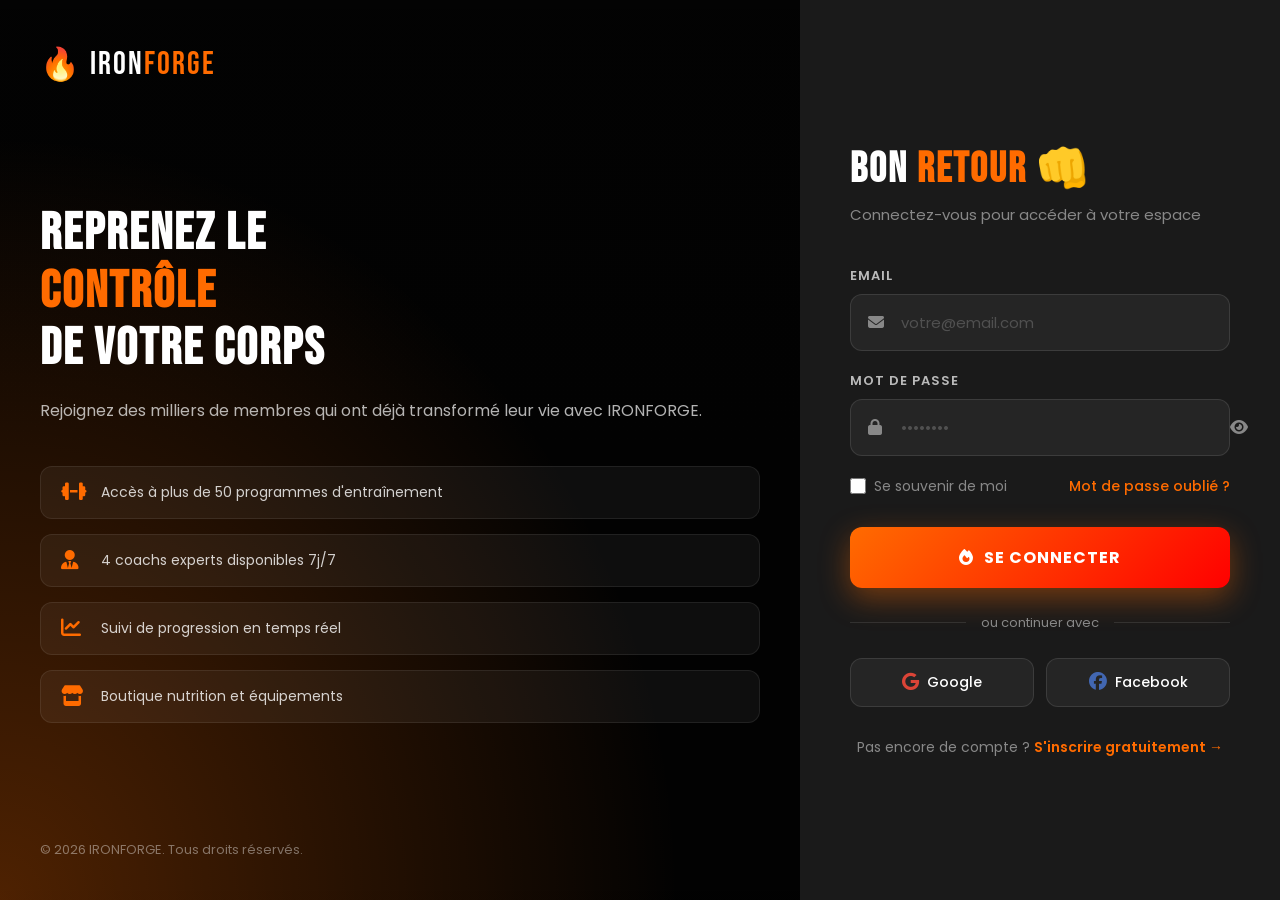
<file: ironforge-frontend/commandes.html>
<!DOCTYPE html>
<html lang="fr">
<head>
  <meta charset="UTF-8">
  <meta name="viewport" content="width=device-width, initial-scale=1.0">
  <title>IRONFORGE - Mes Commandes</title>
  <link rel="preconnect" href="https://fonts.googleapis.com">
  <link href="https://fonts.googleapis.com/css2?family=Bebas+Neue&family=Poppins:wght@300;400;500;600;700&display=swap" rel="stylesheet">
  <link rel="stylesheet" href="https://cdnjs.cloudflare.com/ajax/libs/font-awesome/6.5.0/css/all.min.css">
  <style>
    * { margin: 0; padding: 0; box-sizing: border-box; }
    :root {
        --orange: #FF6B00;
        --gradient: linear-gradient(135deg, #FF6B00, #FF0000);
        --noir: #0A0A0A;
        --noir-card: #1A1A1A;
        --blanc: #FFFFFF;
        --gris: #888888;
        --vert: #00C853;
        --sidebar-width: 260px;
    }
    body {
        font-family: 'Poppins', sans-serif;
        background: var(--noir);
        color: var(--blanc);
        display: flex; min-height: 100vh;
    }
    .sidebar {
        width: var(--sidebar-width);
        background: var(--noir-card);
        height: 100vh; position: fixed;
        left: 0; top: 0;
        display: flex; flex-direction: column;
        border-right: 1px solid rgba(255,255,255,0.05);
        z-index: 100;
    }
    .sidebar-logo {
        padding: 25px;
        display: flex; align-items: center; gap: 10px;
        border-bottom: 1px solid rgba(255,255,255,0.05);
        text-decoration: none;
    }
    .logo-text {
        font-family: 'Bebas Neue', sans-serif;
        font-size: 26px; letter-spacing: 2px; color: var(--blanc);
    }
    .logo-text em { color: var(--orange); font-style: normal; }
    .sidebar-nav { flex: 1; padding: 20px 0; overflow-y: auto; }
    .nav-section { padding: 0 15px; margin-bottom: 25px; }
    .nav-section-title {
        font-size: 11px; font-weight: 600; color: var(--gris);
        letter-spacing: 2px; text-transform: uppercase;
        padding: 0 10px; margin-bottom: 8px;
    }
    .nav-item {
        display: flex; align-items: center; gap: 12px;
        padding: 12px 10px; border-radius: 10px;
        color: rgba(255,255,255,0.6); text-decoration: none;
        font-size: 14px; font-weight: 500;
        transition: all 0.3s; margin-bottom: 4px;
    }
    .nav-item:hover { background: rgba(255,255,255,0.05); color: var(--blanc); }
    .nav-item.active {
        background: rgba(255,107,0,0.15);
        color: var(--orange);
        border-left: 3px solid var(--orange);
    }
    .nav-item i { width: 20px; font-size: 16px; }
    .sidebar-footer {
        padding: 20px 25px;
        border-top: 1px solid rgba(255,255,255,0.05);
    }
    .btn-logout {
        display: flex; align-items: center; gap: 10px;
        color: rgba(255,255,255,0.4); font-size: 14px;
        cursor: pointer; background: none; border: none;
        font-family: 'Poppins', sans-serif; width: 100%;
    }
    .btn-logout:hover { color: #FF4444; }
    .main-content {
        margin-left: var(--sidebar-width);
        flex: 1; display: flex; flex-direction: column;
    }
    .page-header {
        background: var(--noir-card);
        padding: 25px 35px;
        border-bottom: 1px solid rgba(255,255,255,0.05);
        position: sticky; top: 0; z-index: 50;
    }
    .page-header h1 {
        font-family: 'Bebas Neue', sans-serif;
        font-size: 28px; letter-spacing: 2px;
    }
    .page-header h1 span { color: var(--orange); }
    .page-body { padding: 35px; flex: 1; }
    .stats-row {
        display: grid;
        grid-template-columns: repeat(3, 1fr);
        gap: 20px; margin-bottom: 30px;
    }
    .stat-card {
        background: var(--noir-card);
        padding: 25px; border-radius: 16px;
        border: 1px solid rgba(255,255,255,0.05);
        text-align: center;
    }
    .stat-icon { font-size: 30px; margin-bottom: 10px; }
    .stat-value {
        font-family: 'Bebas Neue', sans-serif;
        font-size: 40px; color: var(--orange);
    }
    .stat-label { color: var(--gris); font-size: 13px; }
    .commandes-list {
        display: flex; flex-direction: column; gap: 20px;
    }
    .commande-card {
        background: var(--noir-card);
        border-radius: 16px;
        border: 1px solid rgba(255,255,255,0.05);
        overflow: hidden; transition: all 0.3s;
    }
    .commande-card:hover {
        border-color: rgba(255,107,0,0.2);
    }
    .commande-header {
        padding: 18px 25px;
        display: flex; align-items: center;
        justify-content: space-between;
        border-bottom: 1px solid rgba(255,255,255,0.05);
        background: rgba(255,255,255,0.02);
    }
    .commande-id {
        font-family: 'Bebas Neue', sans-serif;
        font-size: 18px; color: var(--orange);
    }
    .commande-date {
        font-size: 13px; color: var(--gris);
    }
    .commande-status {
        padding: 5px 15px; border-radius: 50px;
        font-size: 12px; font-weight: 700;
    }
    .status-EN_ATTENTE {
        background: rgba(255,215,0,0.15); color: #FFD700;
    }
    .status-CONFIRMEE {
        background: rgba(0,200,83,0.15); color: var(--vert);
    }
    .status-LIVREE {
        background: rgba(33,150,243,0.15); color: #2196F3;
    }
    .status-ANNULEE {
        background: rgba(255,68,68,0.15); color: #FF4444;
    }
    .commande-body { padding: 20px 25px; }
    .commande-produits {
        display: flex; gap: 15px;
        flex-wrap: wrap; margin-bottom: 15px;
    }
    .produit-item {
        display: flex; align-items: center; gap: 10px;
        background: rgba(255,255,255,0.03);
        padding: 10px; border-radius: 10px;
        border: 1px solid rgba(255,255,255,0.05);
    }
    .produit-img {
        width: 45px; height: 45px;
        border-radius: 8px; object-fit: cover;
    }
    .produit-nom {
        font-size: 13px; font-weight: 600;
    }
    .produit-prix {
        font-size: 12px; color: var(--orange);
    }
    .commande-footer {
        display: flex; align-items: center;
        justify-content: space-between;
        padding-top: 15px;
        border-top: 1px solid rgba(255,255,255,0.05);
    }
    .commande-total {
        font-size: 18px; font-weight: 700; color: var(--orange);
    }
    .btn-detail {
        padding: 8px 20px;
        background: rgba(255,107,0,0.1);
        border: 1px solid rgba(255,107,0,0.2);
        color: var(--orange); border-radius: 8px;
        cursor: pointer; font-size: 13px;
        font-weight: 600;
        font-family: 'Poppins', sans-serif;
        transition: all 0.3s;
    }
    .btn-detail:hover {
        background: var(--orange); color: var(--blanc);
    }
    .empty-state {
        text-align: center; padding: 60px 20px; color: var(--gris);
    }
    .empty-state i {
        font-size: 48px; margin-bottom: 15px;
        display: block; opacity: 0.3;
    }
    .btn-shop {
        display: inline-flex; align-items: center; gap: 8px;
        margin-top: 20px; padding: 14px 30px;
        background: var(--gradient);
        color: var(--blanc); border-radius: 50px;
        font-size: 15px; font-weight: 700;
        text-decoration: none; transition: all 0.3s;
    }
    .btn-shop:hover {
        transform: translateY(-2px);
        box-shadow: 0 10px 25px rgba(255,107,0,0.4);
    }
    @media (max-width: 768px) {
        .sidebar { display: none; }
        .main-content { margin-left: 0; }
        .stats-row { grid-template-columns: 1fr; }
        .page-body { padding: 20px; }
    }
  </style>
</head>
<body>

<aside class="sidebar">
  <a href="index.html" class="sidebar-logo">
    <span style="font-size:28px">🔥</span>
    <span class="logo-text">IRON<em>FORGE</em></span>
  </a>
  <nav class="sidebar-nav">
    <div class="nav-section">
      <div class="nav-section-title">Principal</div>
      <a class="nav-item" href="dashboard.html">
        <i class="fas fa-home"></i> Dashboard
      </a>
      <a class="nav-item" href="profil.html">
        <i class="fas fa-user"></i> Mon Profil
      </a>
      <a class="nav-item" href="mes-seances.html">
        <i class="fas fa-calendar-check"></i> Mes Séances
      </a>
    </div>
    <div class="nav-section">
      <div class="nav-section-title">Entraînement</div>
      <a class="nav-item" href="programmes.html">
        <i class="fas fa-dumbbell"></i> Programmes
      </a>
    </div>
    <div class="nav-section">
      <div class="nav-section-title">Commerce</div>
      <a class="nav-item" href="boutique.html">
        <i class="fas fa-store"></i> Boutique
      </a>
      <a class="nav-item active" href="commandes.html">
        <i class="fas fa-box"></i> Mes Commandes
      </a>
    </div>
  </nav>
  <div class="sidebar-footer">
    <button class="btn-logout" onclick="logout()">
      <i class="fas fa-sign-out-alt"></i>
      Se déconnecter
    </button>
  </div>
</aside>

<div class="main-content">
  <header class="page-header">
    <div>
      <h1>MES <span>COMMANDES</span></h1>
      <p style="color:var(--gris);font-size:13px;margin-top:3px">
        Historique de vos achats
      </p>
    </div>
  </header>

  <div class="page-body">
    <div class="stats-row">
      <div class="stat-card">
        <div class="stat-icon">🛒</div>
        <div class="stat-value" id="totalCommandes">0</div>
        <div class="stat-label">Total Commandes</div>
      </div>
      <div class="stat-card">
        <div class="stat-icon">💰</div>
        <div class="stat-value" id="totalDepense">0€</div>
        <div class="stat-label">Total Dépensé</div>
      </div>
      <div class="stat-card">
        <div class="stat-icon">📦</div>
        <div class="stat-value" id="enCours">0</div>
        <div class="stat-label">En cours</div>
      </div>
    </div>

    <div class="commandes-list" id="commandesList">
      <div class="empty-state">
        <i class="fas fa-spinner fa-spin"></i>
        Chargement...
      </div>
    </div>
  </div>
</div>

<script>
  const API_URL = 'https://ironforge1.onrender.com';
  const token = localStorage.getItem('token');
  if (!token) window.location.href = 'login.html';

  const headers = {
      'Authorization': `Bearer ${token}`,
      'Content-Type': 'application/json'
  };

  const loadCommandes = async () => {
      try {
          const res = await fetch(
              `${API_URL}/api/commandes/mes-commandes`,
              { headers });
          const data = await res.json();

          const list = document.getElementById('commandesList');

          if (data.succes && data.data && data.data.length > 0) {
              const commandes = data.data;

              const total = commandes.reduce(
                  (sum, c) => sum + (c.total || 0), 0);
              const enCours = commandes.filter(c =>
                  c.statut === 'EN_ATTENTE' ||
                  c.statut === 'CONFIRMEE').length;

              document.getElementById('totalCommandes')
                  .textContent = commandes.length;
              document.getElementById('totalDepense')
                  .textContent = `${total.toFixed(0)}€`;
              document.getElementById('enCours')
                  .textContent = enCours;

              list.innerHTML = commandes.map(c => {
                  const date = new Date(c.dateCommande);
                  const dateStr = date.toLocaleDateString('fr-FR', {
                      day: '2-digit', month: 'long', year: 'numeric'
                  });

                  return `
                  <div class="commande-card">
                      <div class="commande-header">
                          <div>
                              <div class="commande-id">
                                  Commande #${c.id}
                              </div>
                              <div class="commande-date">
                                  ${dateStr}
                              </div>
                          </div>
                          <span class="commande-status status-${c.statut}">
                              ${c.statut === 'EN_ATTENTE' ? '⏳ En attente' :
                                c.statut === 'CONFIRMEE' ? '✅ Confirmée' :
                                c.statut === 'LIVREE' ? '📦 Livrée' :
                                '❌ Annulée'}
                          </span>
                      </div>
                      <div class="commande-body">
                          <div class="commande-produits">
                              ${c.produits?.map(p => `
                              <div class="produit-item">
                                  <img src="https://picsum.photos/45/45?random=${p.id}"
                                      class="produit-img" alt="${p.nom}">
                                  <div>
                                      <div class="produit-nom">${p.nom}</div>
                                      <div class="produit-prix">${p.prix}€</div>
                                  </div>
                              </div>`).join('') ||
                              '<p style="color:var(--gris);font-size:13px">Aucun produit</p>'}
                          </div>
                          <div class="commande-footer">
                              <div>
                                  <span style="color:var(--gris);font-size:13px">
                                      Total :
                                  </span>
                                  <span class="commande-total">
                                      ${c.total}€
                                  </span>
                              </div>
                              <button class="btn-detail">
                                  Voir détails
                              </button>
                          </div>
                      </div>
                  </div>`;
              }).join('');

          } else {
              list.innerHTML = `
                  <div class="empty-state">
                      <i class="fas fa-box-open"></i>
                      <p style="font-size:16px;font-weight:600;
                          margin-bottom:10px">
                          Aucune commande
                      </p>
                      <p>Visitez notre boutique !</p>
                      <a href="boutique.html" class="btn-shop">
                          <i class="fas fa-store"></i>
                          Aller à la boutique
                      </a>
                  </div>`;
          }
      } catch (err) {
          console.error('Erreur commandes:', err);
      }
  };

  const logout = () => {
      localStorage.removeItem('token');
      localStorage.removeItem('user');
      window.location.href = 'login.html';
  };

  loadCommandes();
</script>
</body>
</html>
</file>
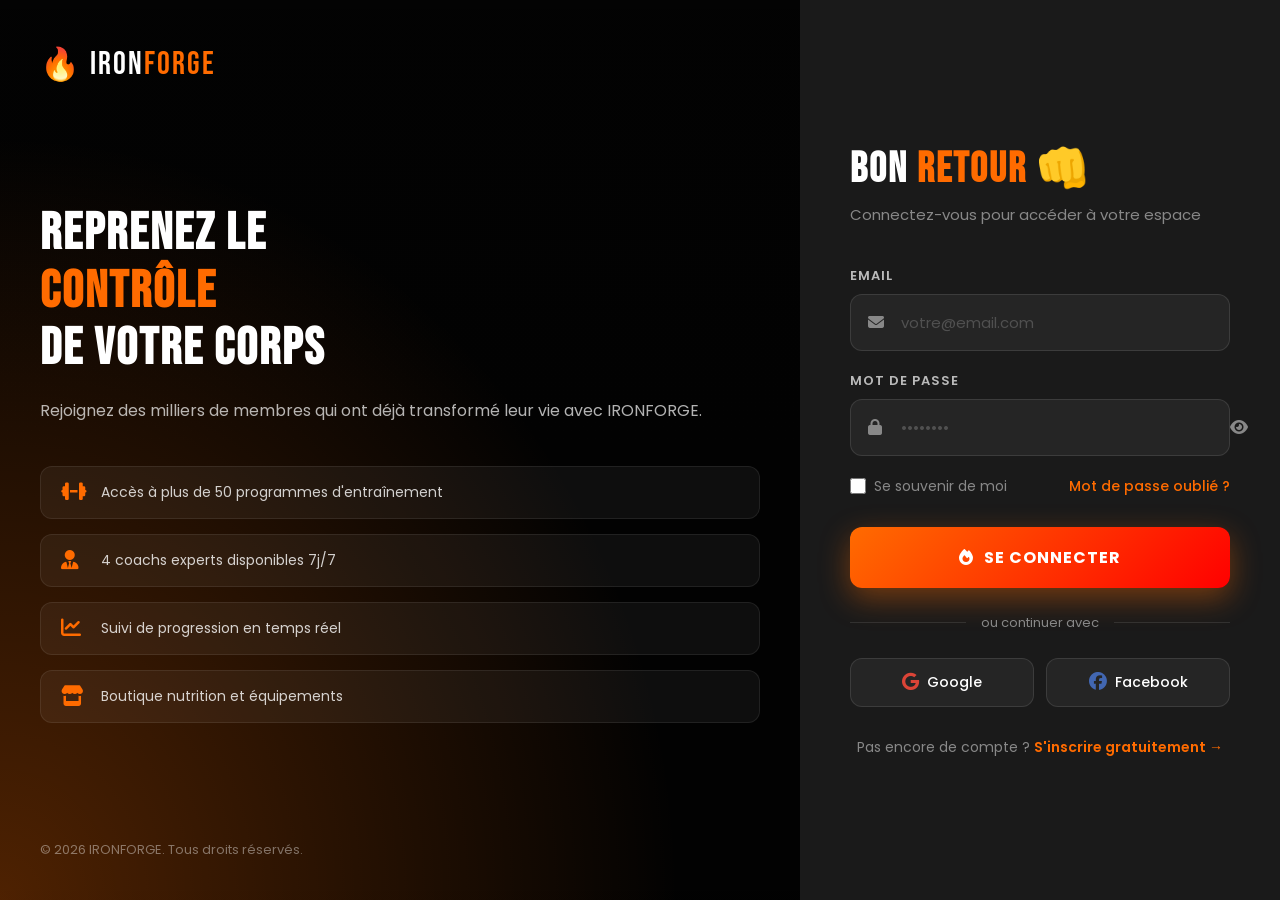
<file: ironforge-frontend/dashboard.html>
<!DOCTYPE html>
<html lang="fr">
<head>
    <meta charset="UTF-8">
    <meta name="viewport" content="width=device-width, initial-scale=1.0">
    <title>IRONFORGE - Dashboard</title>
    <link rel="preconnect" href="https://fonts.googleapis.com">
    <link href="https://fonts.googleapis.com/css2?family=Bebas+Neue&family=Poppins:wght@300;400;500;600;700&display=swap" rel="stylesheet">
    <link rel="stylesheet" href="https://cdnjs.cloudflare.com/ajax/libs/font-awesome/6.5.0/css/all.min.css">
    <style>
        * { margin: 0; padding: 0; box-sizing: border-box; }

        :root {
            --orange: #FF6B00;
            --gradient: linear-gradient(135deg, #FF6B00, #FF0000);
            --noir: #0A0A0A;
            --noir-card: #1A1A1A;
            --noir-light: #252525;
            --blanc: #FFFFFF;
            --gris: #888888;
            --vert: #00C853;
            --sidebar-width: 260px;
        }

        body {
            font-family: 'Poppins', sans-serif;
            background: var(--noir);
            color: var(--blanc);
            display: flex;
            min-height: 100vh;
        }

        /* ===== SIDEBAR ===== */
        .sidebar {
            width: var(--sidebar-width);
            background: var(--noir-card);
            height: 100vh;
            position: fixed;
            left: 0;
            top: 0;
            display: flex;
            flex-direction: column;
            border-right: 1px solid rgba(255,255,255,0.05);
            z-index: 100;
        }

        .sidebar-logo {
            padding: 30px 25px;
            display: flex;
            align-items: center;
            gap: 10px;
            border-bottom: 1px solid rgba(255,255,255,0.05);
        }

        .sidebar-logo span:first-child { font-size: 28px; }

        .sidebar-logo .logo-text {
            font-family: 'Bebas Neue', sans-serif;
            font-size: 26px;
            letter-spacing: 2px;
        }

        .sidebar-logo .logo-text em {
            color: var(--orange);
            font-style: normal;
        }

        .sidebar-user {
            padding: 25px;
            display: flex;
            align-items: center;
            gap: 15px;
            border-bottom: 1px solid rgba(255,255,255,0.05);
        }

        .user-avatar {
            width: 48px;
            height: 48px;
            background: var(--gradient);
            border-radius: 50%;
            display: flex;
            align-items: center;
            justify-content: center;
            font-weight: 700;
            font-size: 18px;
            flex-shrink: 0;
        }

        .user-info h4 {
            font-size: 14px;
            font-weight: 600;
        }

        .user-info span {
            font-size: 12px;
            color: var(--orange);
            font-weight: 500;
        }

        .sidebar-nav {
            flex: 1;
            padding: 20px 0;
            overflow-y: auto;
        }

        .nav-section {
            padding: 0 15px;
            margin-bottom: 25px;
        }

        .nav-section-title {
            font-size: 11px;
            font-weight: 600;
            color: var(--gris);
            letter-spacing: 2px;
            text-transform: uppercase;
            padding: 0 10px;
            margin-bottom: 8px;
        }

        .nav-item {
            display: flex;
            align-items: center;
            gap: 12px;
            padding: 12px 10px;
            border-radius: 10px;
            color: rgba(255,255,255,0.6);
            text-decoration: none;
            font-size: 14px;
            font-weight: 500;
            transition: all 0.3s;
            margin-bottom: 4px;
            cursor: pointer;
        }

        .nav-item:hover {
            background: rgba(255,255,255,0.05);
            color: var(--blanc);
        }

        .nav-item.active {
            background: rgba(255,107,0,0.15);
            color: var(--orange);
            border-left: 3px solid var(--orange);
        }

        .nav-item i {
            width: 20px;
            font-size: 16px;
            text-align: center;
        }

        .nav-badge {
            margin-left: auto;
            background: var(--orange);
            color: var(--blanc);
            font-size: 11px;
            padding: 2px 8px;
            border-radius: 50px;
            font-weight: 600;
        }

        .sidebar-footer {
            padding: 20px 25px;
            border-top: 1px solid rgba(255,255,255,0.05);
        }

        .btn-logout {
            display: flex;
            align-items: center;
            gap: 10px;
            color: rgba(255,255,255,0.4);
            font-size: 14px;
            cursor: pointer;
            transition: color 0.3s;
            background: none;
            border: none;
            font-family: 'Poppins', sans-serif;
            width: 100%;
        }

        .btn-logout:hover { color: #FF4444; }

        /* ===== MAIN CONTENT ===== */
        .main-content {
            margin-left: var(--sidebar-width);
            flex: 1;
            display: flex;
            flex-direction: column;
        }

        /* ===== HEADER ===== */
        .dashboard-header {
            background: var(--noir-card);
            padding: 20px 35px;
            display: flex;
            align-items: center;
            justify-content: space-between;
            border-bottom: 1px solid rgba(255,255,255,0.05);
            position: sticky;
            top: 0;
            z-index: 50;
        }

        .header-left h1 {
            font-family: 'Bebas Neue', sans-serif;
            font-size: 28px;
            letter-spacing: 2px;
        }

        .header-left p {
            color: var(--gris);
            font-size: 13px;
            margin-top: 2px;
        }

        .header-right {
            display: flex;
            align-items: center;
            gap: 20px;
        }

        .header-points {
            display: flex;
            align-items: center;
            gap: 8px;
            background: rgba(255,107,0,0.1);
            border: 1px solid rgba(255,107,0,0.2);
            padding: 8px 16px;
            border-radius: 50px;
        }

        .header-points i { color: var(--orange); }

        .header-points span {
            font-weight: 700;
            color: var(--orange);
        }

        .header-notif {
            position: relative;
            width: 40px;
            height: 40px;
            background: rgba(255,255,255,0.05);
            border-radius: 50%;
            display: flex;
            align-items: center;
            justify-content: center;
            cursor: pointer;
            transition: background 0.3s;
        }

        .header-notif:hover {
            background: rgba(255,255,255,0.1);
        }

        .notif-dot {
            position: absolute;
            top: 8px;
            right: 8px;
            width: 8px;
            height: 8px;
            background: var(--orange);
            border-radius: 50%;
        }

        /* ===== DASHBOARD BODY ===== */
        .dashboard-body {
            padding: 35px;
            flex: 1;
            overflow-y: auto;
        }

        /* ===== STATS CARDS ===== */
        .stats-grid {
            display: grid;
            grid-template-columns: repeat(4, 1fr);
            gap: 20px;
            margin-bottom: 35px;
        }

        .stat-card {
            background: var(--noir-card);
            padding: 25px;
            border-radius: 16px;
            border: 1px solid rgba(255,255,255,0.05);
            transition: all 0.3s;
            position: relative;
            overflow: hidden;
        }

        .stat-card::before {
            content: '';
            position: absolute;
            top: 0;
            left: 0;
            right: 0;
            height: 3px;
            background: var(--gradient);
        }

        .stat-card:hover {
            transform: translateY(-5px);
            border-color: rgba(255,107,0,0.2);
            box-shadow: 0 15px 30px rgba(255,107,0,0.1);
        }

        .stat-card-header {
            display: flex;
            justify-content: space-between;
            align-items: center;
            margin-bottom: 15px;
        }

        .stat-card-icon {
            width: 45px;
            height: 45px;
            background: rgba(255,107,0,0.15);
            border-radius: 12px;
            display: flex;
            align-items: center;
            justify-content: center;
            font-size: 20px;
        }

        .stat-card-trend {
            font-size: 12px;
            color: var(--vert);
            font-weight: 600;
        }

        .stat-card-value {
            font-family: 'Bebas Neue', sans-serif;
            font-size: 42px;
            color: var(--blanc);
            line-height: 1;
            margin-bottom: 5px;
        }

        .stat-card-label {
            font-size: 13px;
            color: var(--gris);
        }

        /* ===== GRID LAYOUT ===== */
        .dashboard-grid {
            display: grid;
            grid-template-columns: 2fr 1fr;
            gap: 25px;
            margin-bottom: 25px;
        }

        .card {
            background: var(--noir-card);
            border-radius: 16px;
            border: 1px solid rgba(255,255,255,0.05);
            overflow: hidden;
        }

        .card-header {
            padding: 20px 25px;
            border-bottom: 1px solid rgba(255,255,255,0.05);
            display: flex;
            align-items: center;
            justify-content: space-between;
        }

        .card-header h3 {
            font-size: 16px;
            font-weight: 700;
        }

        .card-header a {
            color: var(--orange);
            text-decoration: none;
            font-size: 13px;
            font-weight: 500;
        }

        .card-body { padding: 20px 25px; }

        /* ===== SEANCES TABLE ===== */
        .seance-item {
            display: flex;
            align-items: center;
            gap: 15px;
            padding: 15px 0;
            border-bottom: 1px solid rgba(255,255,255,0.05);
        }

        .seance-item:last-child { border-bottom: none; }

        .seance-icon {
            width: 45px;
            height: 45px;
            background: rgba(255,107,0,0.1);
            border-radius: 12px;
            display: flex;
            align-items: center;
            justify-content: center;
            font-size: 20px;
            flex-shrink: 0;
        }

        .seance-info { flex: 1; }

        .seance-info h4 {
            font-size: 14px;
            font-weight: 600;
            margin-bottom: 3px;
        }

        .seance-info span {
            font-size: 12px;
            color: var(--gris);
        }

        .seance-status {
            padding: 5px 12px;
            border-radius: 50px;
            font-size: 12px;
            font-weight: 600;
        }

        .status-reservee {
            background: rgba(255,107,0,0.15);
            color: var(--orange);
        }

        .status-terminee {
            background: rgba(0,200,83,0.15);
            color: var(--vert);
        }

        .status-annulee {
            background: rgba(255,0,0,0.15);
            color: #FF4444;
        }

        /* ===== NIVEAU CARD ===== */
        .niveau-card {
            text-align: center;
            padding: 30px 25px;
        }

        .niveau-badge {
            display: inline-block;
            background: var(--gradient);
            padding: 8px 24px;
            border-radius: 50px;
            font-family: 'Bebas Neue', sans-serif;
            font-size: 20px;
            letter-spacing: 2px;
            margin-bottom: 20px;
        }

        .niveau-progress {
            margin-bottom: 20px;
        }

        .progress-label {
            display: flex;
            justify-content: space-between;
            font-size: 13px;
            color: var(--gris);
            margin-bottom: 8px;
        }

        .progress-bar {
            height: 8px;
            background: rgba(255,255,255,0.1);
            border-radius: 8px;
            overflow: hidden;
        }

        .progress-fill {
            height: 100%;
            background: var(--gradient);
            border-radius: 8px;
            transition: width 1s ease;
        }

        .niveau-stats {
            display: grid;
            grid-template-columns: 1fr 1fr;
            gap: 15px;
            margin-top: 20px;
        }

        .niveau-stat {
            background: rgba(255,255,255,0.03);
            padding: 15px;
            border-radius: 12px;
            text-align: center;
        }

        .niveau-stat-value {
            font-family: 'Bebas Neue', sans-serif;
            font-size: 28px;
            color: var(--orange);
        }

        .niveau-stat-label {
            font-size: 12px;
            color: var(--gris);
            margin-top: 3px;
        }

        /* ===== PROGRAMMES ===== */
        .programmes-grid-dash {
            display: grid;
            grid-template-columns: repeat(3, 1fr);
            gap: 20px;
        }

        .prog-card {
            background: var(--noir-light);
            border-radius: 14px;
            overflow: hidden;
            border: 1px solid rgba(255,255,255,0.05);
            transition: all 0.3s;
        }

        .prog-card:hover {
            transform: translateY(-5px);
            border-color: rgba(255,107,0,0.3);
        }

        .prog-card-img {
            height: 130px;
            overflow: hidden;
        }

        .prog-card-img img {
            width: 100%;
            height: 100%;
            object-fit: cover;
            transition: transform 0.5s;
        }

        .prog-card:hover .prog-card-img img {
            transform: scale(1.1);
        }

        .prog-card-info {
            padding: 15px;
        }

        .prog-card-info h4 {
            font-size: 14px;
            font-weight: 600;
            margin-bottom: 8px;
        }

        .prog-level {
            font-size: 11px;
            padding: 3px 10px;
            border-radius: 50px;
            font-weight: 600;
            display: inline-block;
            margin-bottom: 10px;
        }

        .level-avance {
            background: rgba(255,0,0,0.15);
            color: #FF4444;
        }

        .level-inter {
            background: rgba(255,107,0,0.15);
            color: var(--orange);
        }

        .level-debut {
            background: rgba(0,200,83,0.15);
            color: var(--vert);
        }

        .prog-btn {
            display: block;
            text-align: center;
            padding: 8px;
            border: 1px solid var(--orange);
            color: var(--orange);
            text-decoration: none;
            border-radius: 8px;
            font-size: 13px;
            font-weight: 600;
            transition: all 0.3s;
        }

        .prog-btn:hover {
            background: var(--orange);
            color: var(--blanc);
        }

        /* ===== RESPONSIVE ===== */
        @media (max-width: 1024px) {
            .stats-grid {
                grid-template-columns: repeat(2, 1fr);
            }
            .dashboard-grid {
                grid-template-columns: 1fr;
            }
            .programmes-grid-dash {
                grid-template-columns: repeat(2, 1fr);
            }
        }

        @media (max-width: 768px) {
            .sidebar { display: none; }
            .main-content { margin-left: 0; }
            .stats-grid { grid-template-columns: 1fr 1fr; }
            .dashboard-body { padding: 20px; }
        }
    </style>
</head>
<body>

<!-- ===== SIDEBAR ===== -->
<aside class="sidebar">
    <div class="sidebar-logo">
        <span>🔥</span>
        <span class="logo-text">IRON<em>FORGE</em></span>
    </div>

    <div class="sidebar-user">
        <div class="user-avatar" id="userAvatar">JD</div>
        <div class="user-info">
            <h4 id="userName">Jean Dupont</h4>
            <span id="userLevel">⚡ DÉBUTANT</span>
        </div>
    </div>

    <nav class="sidebar-nav">

        <div class="nav-section">
            <div class="nav-section-title">Principal</div>

            <a class="nav-item active" href="dashboard.html">
                <i class="fas fa-home"></i>
                Dashboard
            </a>

            <a class="nav-item" href="profil.html">
                <i class="fas fa-user"></i> Mon Profil
            </a>

            <a class="nav-item" href="mes-seances.html">
                <i class="fas fa-calendar-check"></i> Mes Séances
                <span class="nav-badge">3</span>
            </a>

        </div>

        <div class="nav-section">
            <div class="nav-section-title">Entraînement</div>

            <a class="nav-item" href="programmes.html">
                <i class="fas fa-dumbbell"></i> Programmes
            </a>

            <a class="nav-item" href="programmes.html">
                <i class="fas fa-fire"></i> Réserver Séance
            </a>

        </div>

        <div class="nav-section">
            <div class="nav-section-title">Commerce</div>

            <a class="nav-item" href="boutique.html">
                <i class="fas fa-store"></i> Boutique
            </a>

            <a class="nav-item" href="commandes.html">
                <i class="fas fa-box"></i> Mes Commandes
            </a>

        </div>

    </nav>

    <a class="nav-item" href="abonnements.html">
        <i class="=fas fa-crown"></i> Abonnements
    </a>

    <div class="sidebar-footer">
        <button class="btn-logout" onclick="logout()">
            <i class="fas fa-sign-out-alt"></i>
            Se déconnecter
        </button>
    </div>
</aside>

<!-- ===== MAIN CONTENT ===== -->
<div class="main-content">

    <!-- Header -->
    <header class="dashboard-header">
        <div class="header-left">
            <h1>MON <span style="color:var(--orange)">DASHBOARD</span></h1>
            <p id="welcomeMsg">Bon retour ! Continuez votre progression 💪</p>
        </div>
        <div class="header-right">
            <div class="header-points">
                <i class="fas fa-star"></i>
                <span id="headerPoints">0</span>
                <span style="color:var(--gris);font-size:13px">points</span>
            </div>
            <div class="header-notif">
                <i class="fas fa-bell"></i>
                <div class="notif-dot"></div>
            </div>
        </div>
    </header>

    <!-- Body -->
    <div class="dashboard-body">

        <!-- Stats Cards -->
        <div class="stats-grid">
            <div class="stat-card">
                <div class="stat-card-header">
                    <div class="stat-card-icon">⭐</div>
                    <span class="stat-card-trend">+50 pts</span>
                </div>
                <div class="stat-card-value" id="statPoints">0</div>
                <div class="stat-card-label">Points gagnés</div>
            </div>
            <div class="stat-card">
                <div class="stat-card-header">
                    <div class="stat-card-icon">🏋️</div>
                    <span class="stat-card-trend">+2 ce mois</span>
                </div>
                <div class="stat-card-value" id="statSeances">0</div>
                <div class="stat-card-label">Séances réservées</div>
            </div>
            <div class="stat-card">
                <div class="stat-card-header">
                    <div class="stat-card-icon">📋</div>
                    <span class="stat-card-trend">Actif</span>
                </div>
                <div class="stat-card-value" id="statProgrammes">0</div>
                <div class="stat-card-label">Programmes suivis</div>
            </div>
            <div class="stat-card">
                <div class="stat-card-header">
                    <div class="stat-card-icon">🔥</div>
                    <span class="stat-card-trend">En progression</span>
                </div>
                <div class="stat-card-value" id="statNiveau">-</div>
                <div class="stat-card-label">Niveau actuel</div>
            </div>
        </div>

        <!-- Grid -->
        <div class="dashboard-grid">

            <!-- Séances récentes -->
            <div class="card">
                <div class="card-header">
                    <h3>🗓️ Mes Séances Récentes</h3>
                    <a href="mes-seances.html">Voir tout →</a>
                </div>
                <div class="card-body" id="recentSeancesList">
                    <div class="seance-item">
                        <div class="seance-icon">🏋️</div>
                        <div class="seance-info">
                            <h4>Séance Force</h4>
                            <span>20 Avril 2026 • 09:00</span>
                        </div>
                        <span class="seance-status status-terminee">Terminée</span>
                    </div>
                    <div class="seance-item">
                        <div class="seance-icon">🔥</div>
                        <div class="seance-info">
                            <h4>Cardio HIIT</h4>
                            <span>22 Avril 2026 • 14:00</span>
                        </div>
                        <span class="seance-status status-reservee">Réservée</span>
                    </div>
                    <div class="seance-item">
                        <div class="seance-icon">💪</div>
                        <div class="seance-info">
                            <h4>Séance Débutant</h4>
                            <span>25 Avril 2026 • 10:00</span>
                        </div>
                        <span class="seance-status status-reservee">Réservée</span>
                    </div>
                </div>
            </div>

            <!-- Niveau -->
            <div class="card">
                <div class="card-header">
                    <h3>⚡ Mon Niveau</h3>
                </div>
                <div class="niveau-card">
                    <div class="niveau-badge" id="niveauBadge">DÉBUTANT</div>
                    <div class="niveau-progress">
                        <div class="progress-label">
                            <span>Progression</span>
                            <span id="progressPct">15%</span>
                        </div>
                        <div class="progress-bar">
                            <div class="progress-fill"
                                 id="progressFill"
                                 style="width: 15%">
                            </div>
                        </div>
                    </div>
                    <p style="font-size:13px;color:var(--gris)">
                        Encore <strong style="color:var(--orange)"
                                       id="pointsNeeded">350 points</strong>
                        pour atteindre INTERMÉDIAIRE
                    </p>
                    <div class="niveau-stats">
                        <div class="niveau-stat">
                            <div class="niveau-stat-value"
                                 id="totalGagne">0</div>
                            <div class="niveau-stat-label">Points gagnés</div>
                        </div>
                        <div class="niveau-stat">
                            <div class="niveau-stat-value"
                                 id="totalDepense">0</div>
                            <div class="niveau-stat-label">Points dépensés</div>
                        </div>
                    </div>
                </div>
            </div>
        </div>

        <!-- Programmes -->
        <div class="card">

            <div class="card" style="margin-top:25px">
                <div class="card-header">
                    <h3>👨‍🏫 Nos Coachs</h3>
                    <a href="programmes.html">Réserver →</a>
                </div>
                <div class="card-body" id="coachsList">
                    <p style="color:#888;text-align:center;padding:20px">
                        Chargement des coachs...
                    </p>
                </div>
            </div>

            <div class="card-header">
                <h3>📋 Programmes Disponibles</h3>
                <a href="programmes.html">Voir tout →</a>
            </div>
            <div class="card-body">
                <div class="programmes-grid-dash" id="programmesGrid">
                    <div class="prog-card">
                        <div class="prog-card-img">
                            <img src= "https://static.wixstatic.com/media/f98b10_ac08d6df87ca4543936600ea9a62ac53~mv2.png/v1/fill/w_1000,h_1000,al_c,q_90,usm_0.66_1.00_0.01/f98b10_ac08d6df87ca4543936600ea9a62ac53~mv2.png"
                                 alt="Force">
                        </div>
                        <div class="prog-card-info">
                            <h4>Force Maximale</h4>
                            <span class="prog-level level-avance">AVANCÉ</span>
                            <a href="programmes.html" class="prog-btn">Commencer →</a>
                        </div>
                    </div>
                    <div class="prog-card">
                        <div class="prog-card-img">
                            <img src="https://tse3.mm.bing.net/th/id/OIP.4RIozINiFYVW2JKwVYBXpwHaE8?rs=1&pid=ImgDetMain&o=7&rm=3"
                                 alt="Cardio">
                        </div>
                        <div class="prog-card-info">
                            <h4>Cardio Brûle-Graisses</h4>
                            <span class="prog-level level-inter">INTERMÉDIAIRE</span>
                            <a href="#" class="prog-btn">Commencer →</a>
                        </div>
                    </div>
                    <div class="prog-card">
                        <div class="prog-card-img">
                            <img src="https://tse3.mm.bing.net/th/id/OIP.kHNEvcu7PUmb8Gbqb0sH2QHaEK?rs=1&pid=ImgDetMain&o=7&rm=3"
                                 alt="Débutant">
                        </div>
                        <div class="prog-card-info">
                            <h4>Débutant Total</h4>
                            <span class="prog-level level-debut">DÉBUTANT</span>
                            <a href="#" class="prog-btn">Commencer →</a>
                        </div>
                    </div>
                </div>
            </div>
        </div>

    </div>
</div>

<script>
    const API_URL = 'https://ironforge1.onrender.com';
 const token = localStorage.getItem('token');
 const user = JSON.parse(localStorage.getItem('user') || '{}');

 if (!token) window.location.href = 'login.html';

 const headers = {
     'Authorization': `Bearer ${token}`,
     'Content-Type': 'application/json'
 };

 // Afficher infos utilisateur
 if (user.nom && user.prenom) {
     const initials = user.prenom[0] + user.nom[0];
     document.getElementById('userAvatar').textContent = initials;
     document.getElementById('userName').textContent =
         `${user.prenom} ${user.nom}`;
     document.getElementById('welcomeMsg').textContent =
         `Bon retour ${user.prenom} ! Continuez votre progression 💪`;
 }

 // Charger dashboard
 const loadDashboard = async () => {
     try {
         // Profil membre
         const res = await fetch(
             `${API_URL}/api/membre/profil`, { headers });
         const data = await res.json();

         if (data.succes && data.data) {
             const m = data.data;
             const points = m.points || 0;

             document.getElementById('statPoints')
                 .textContent = points;
             document.getElementById('headerPoints')
                 .textContent = points;
             document.getElementById('pointsBadge')
                 .textContent = points;
             document.getElementById('statNiveau')
                 .textContent = m.niveau || 'DÉBUTANT';
             document.getElementById('niveauBadge')
                 .textContent = m.niveau || 'DÉBUTANT';
             document.getElementById('userLevel')
                 .textContent = `⚡ ${m.niveau || 'DÉBUTANT'}`;

             const pointsNeeded = Math.max(0, 500 - points);
             document.getElementById('pointsNeeded')
                 .textContent = `${pointsNeeded} points`;

             const pct = Math.min(100, (points / 500) * 100);
             document.getElementById('progressPct')
                 .textContent = `${Math.round(pct)}%`;
             document.getElementById('progressFill')
                 .style.width = `${pct}%`;
         }

         // Séances membre
         const seancesRes = await fetch(
             `${API_URL}/api/seances/mes-seances`, { headers });
         const seancesData = await seancesRes.json();

         if (seancesData.succes) {
             const seances = seancesData.data || [];
             document.getElementById('statSeances')
                 .textContent = seances.length;

             // Afficher séances
             if (seances.length > 0) {
                 document.getElementById('recentSeancesList')
                     .innerHTML = seances.slice(0, 3).map(s => `
                     <div class="seance-item">
                         <div class="seance-icon">🏋️</div>
                         <div class="seance-info">
                             <h4>Séance du ${s.date}</h4>
                             <span>${s.heureDebut} - ${s.heureFin}</span>
                         </div>
                         <span class="seance-status status-${s.statut.toLowerCase()}">
                             ${s.statut}
                         </span>
                     </div>`).join('');
             }
         }

         // Programmes
         const progRes = await fetch(
             `${API_URL}/api/programmes/public`, { headers });
         const progData = await progRes.json();

         if (progData.succes && progData.data) {
             document.getElementById('statProgrammes')
                 .textContent = progData.data.length;
         }

         // Coachs disponibles
         loadCoachs();

     } catch (error) {
         console.error('Erreur dashboard:', error);
     }
 };

 // Charger coachs
 const loadCoachs = async () => {
     try {
         const res = await fetch(
             `${API_URL}/api/admin/coachs`, { headers });
         const data = await res.json();

         if (data.succes && data.data) {
             const coachsDiv = document.getElementById('coachsList');
             if (!coachsDiv) return;

             coachsDiv.innerHTML = data.data.map(c => `
                 <div style="display:flex;align-items:center;
                     gap:15px;padding:15px 0;
                     border-bottom:1px solid rgba(255,255,255,0.05)">
                     <div style="width:45px;height:45px;
                         background:linear-gradient(135deg,#FF6B00,#FF0000);
                         border-radius:50%;display:flex;
                         align-items:center;justify-content:center;
                         font-weight:700;font-size:16px;flex-shrink:0">
                         ${(c.utilisateur?.prenom || 'C')[0]}
                         ${(c.utilisateur?.nom || '')[0] || ''}
                     </div>
                     <div style="flex:1">
                         <div style="font-weight:600;font-size:14px">
                             ${c.utilisateur?.prenom || '-'}
                             ${c.utilisateur?.nom || '-'}
                         </div>
                         <div style="font-size:12px;color:#FF6B00">
                             ${c.specialite || 'Coach'}
                         </div>
                         <div style="font-size:12px;color:#888">
                             ${'★'.repeat(Math.floor(c.note || 0))}
                             ${(c.note || 0).toFixed(1)}
                         </div>
                     </div>
                     <button onclick="contacterCoach(${c.id})"
                         style="padding:8px 15px;
                         background:rgba(255,107,0,0.15);
                         border:1px solid rgba(255,107,0,0.3);
                         color:#FF6B00;border-radius:8px;
                         cursor:pointer;font-size:12px;
                         font-weight:600;font-family:'Poppins',sans-serif;
                         transition:all 0.3s"
                         onmouseover="this.style.background='#FF6B00';this.style.color='white'"
                         onmouseout="this.style.background='rgba(255,107,0,0.15)';this.style.color='#FF6B00'">
                         Réserver
                     </button>
                 </div>`).join('');
         }
     } catch (err) {
         console.error('Erreur coachs:', err);
     }
 };

 const contacterCoach = (id) => {
     window.location.href = `programmes.html`;
 };

 const logout = () => {
     localStorage.removeItem('token');
     localStorage.removeItem('user');
     window.location.href = 'login.html';
 };
</script>
</body>
</html>
</file>
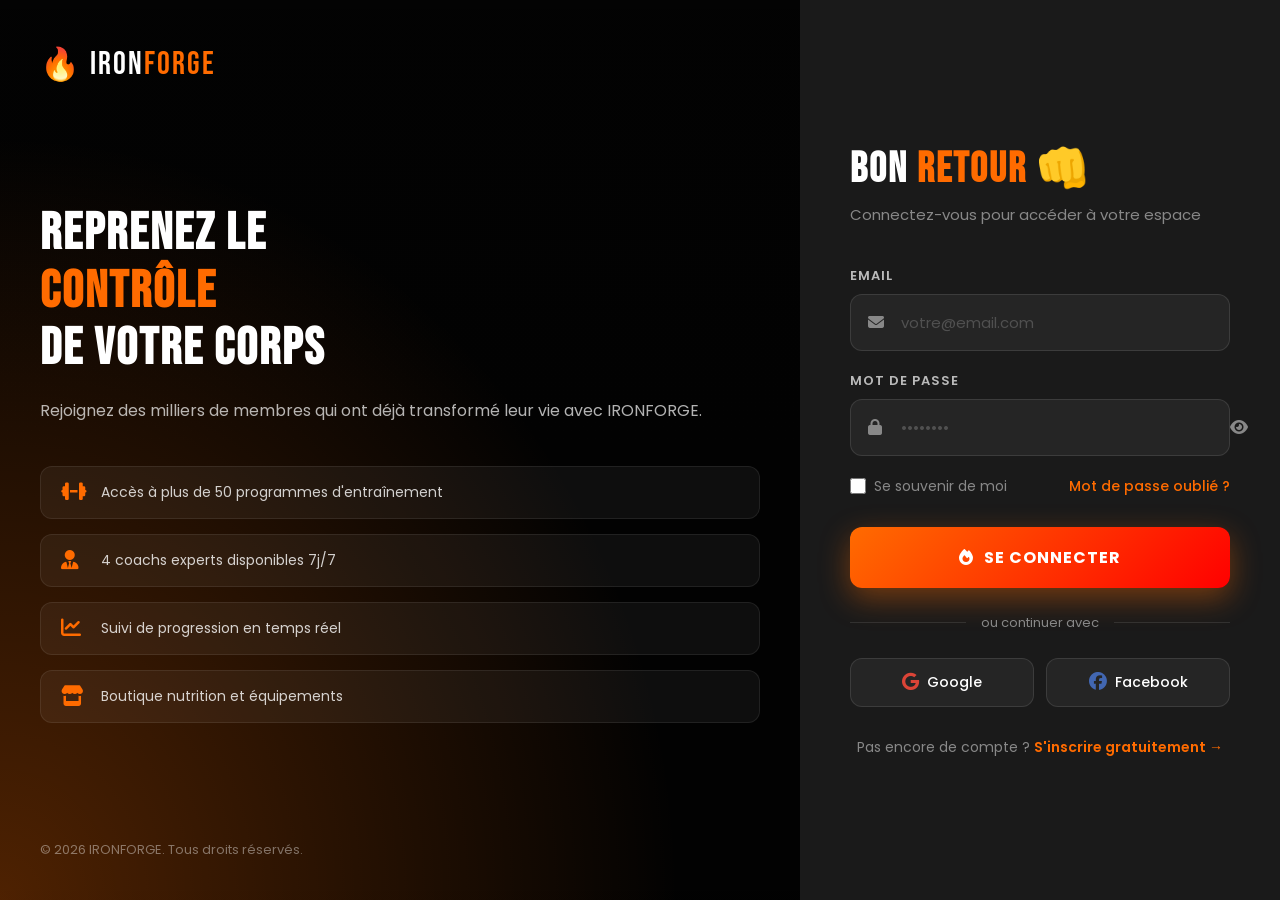
<file: ironforge-frontend/login.html>
<!DOCTYPE html>
<html lang="fr">
<head>
    <meta charset="UTF-8">
    <meta name="viewport" content="width=device-width, initial-scale=1.0">
    <title>IRONFORGE - Connexion</title>
    <link rel="preconnect" href="https://fonts.googleapis.com">
    <link href="https://fonts.googleapis.com/css2?family=Bebas+Neue&family=Poppins:wght@300;400;500;600;700&display=swap" rel="stylesheet">
    <link rel="stylesheet" href="https://cdnjs.cloudflare.com/ajax/libs/font-awesome/6.5.0/css/all.min.css">
    <style>
        * {
            margin: 0;
            padding: 0;
            box-sizing: border-box;
        }

        :root {
            --orange: #FF6B00;
            --gradient: linear-gradient(135deg, #FF6B00, #FF0000);
            --noir: #0A0A0A;
            --noir-card: #1A1A1A;
            --blanc: #FFFFFF;
            --gris: #888888;
        }

        body {
            font-family: 'Poppins', sans-serif;
            background: var(--noir);
            color: var(--blanc);
            min-height: 100vh;
            display: flex;
            overflow: hidden;
        }

        /* ===== CÔTÉ GAUCHE ===== */
        .auth-left {
            flex: 1;
            background: linear-gradient(rgba(0,0,0,0.75), rgba(0,0,0,0.85)),
                        url('https://picsum.photos/800/1080?random=60') center/cover;
            display: flex;
            flex-direction: column;
            justify-content: space-between;
            padding: 40px;
            position: relative;
            overflow: hidden;
        }

        .auth-left::before {
            content: '';
            position: absolute;
            inset: 0;
            background: radial-gradient(ellipse at bottom left,
                rgba(255,107,0,0.3) 0%,
                transparent 60%);
        }

        .auth-logo {
            position: relative;
            z-index: 2;
            display: flex;
            align-items: center;
            gap: 10px;
            text-decoration: none;
        }

        .logo-icon { font-size: 32px; }

        .logo-text {
            font-family: 'Bebas Neue', sans-serif;
            font-size: 32px;
            color: var(--blanc);
            letter-spacing: 2px;
        }

        .logo-text span { color: var(--orange); }

        .auth-left-content {
            position: relative;
            z-index: 2;
        }

        .auth-left-content h2 {
            font-family: 'Bebas Neue', sans-serif;
            font-size: 52px;
            line-height: 1.1;
            margin-bottom: 20px;
            letter-spacing: 2px;
        }

        .auth-left-content h2 span {
            color: var(--orange);
        }

        .auth-left-content p {
            color: rgba(255,255,255,0.7);
            font-size: 16px;
            line-height: 1.8;
            margin-bottom: 40px;
        }

        .auth-features {
            display: flex;
            flex-direction: column;
            gap: 15px;
        }

        .auth-feature {
            display: flex;
            align-items: center;
            gap: 15px;
            background: rgba(255,255,255,0.05);
            padding: 15px 20px;
            border-radius: 12px;
            border: 1px solid rgba(255,255,255,0.08);
        }

        .auth-feature i {
            color: var(--orange);
            font-size: 20px;
            width: 25px;
        }

        .auth-feature span {
            font-size: 14px;
            color: rgba(255,255,255,0.8);
        }

        .auth-left-footer {
            position: relative;
            z-index: 2;
            color: rgba(255,255,255,0.4);
            font-size: 13px;
        }

        /* ===== CÔTÉ DROIT ===== */
        .auth-right {
            width: 480px;
            background: var(--noir-card);
            display: flex;
            align-items: center;
            justify-content: center;
            padding: 60px 50px;
            position: relative;
        }

        .auth-form-container {
            width: 100%;
        }

        .auth-form-header {
            margin-bottom: 40px;
        }

        .auth-form-header h1 {
            font-family: 'Bebas Neue', sans-serif;
            font-size: 42px;
            letter-spacing: 2px;
            margin-bottom: 8px;
        }

        .auth-form-header h1 span {
            color: var(--orange);
        }

        .auth-form-header p {
            color: var(--gris);
            font-size: 15px;
        }

        /* ===== FORMULAIRE ===== */
        .form-group {
            margin-bottom: 20px;
        }

        .form-group label {
            display: block;
            font-size: 13px;
            font-weight: 600;
            color: rgba(255,255,255,0.7);
            margin-bottom: 8px;
            letter-spacing: 1px;
            text-transform: uppercase;
        }

        .input-wrapper {
            position: relative;
        }

        .input-wrapper i {
            position: absolute;
            left: 18px;
            top: 50%;
            transform: translateY(-50%);
            color: var(--gris);
            font-size: 16px;
            transition: color 0.3s;
        }

        .form-input {
            width: 100%;
            padding: 16px 18px 16px 50px;
            background: rgba(255,255,255,0.05);
            border: 1px solid rgba(255,255,255,0.1);
            border-radius: 12px;
            color: var(--blanc);
            font-size: 15px;
            font-family: 'Poppins', sans-serif;
            transition: all 0.3s;
            outline: none;
        }

        .form-input:focus {
            border-color: var(--orange);
            background: rgba(255,107,0,0.05);
            box-shadow: 0 0 0 3px rgba(255,107,0,0.1);
        }

        .form-input:focus + i,
        .input-wrapper:focus-within i {
            color: var(--orange);
        }

        .form-input::placeholder {
            color: rgba(255,255,255,0.2);
        }

        .password-toggle {
            position: absolute;
            right: 18px;
            top: 50%;
            transform: translateY(-50%);
            color: var(--gris);
            cursor: pointer;
            font-size: 16px;
            transition: color 0.3s;
            background: none;
            border: none;
        }

        .password-toggle:hover {
            color: var(--orange);
        }

        .form-options {
            display: flex;
            justify-content: space-between;
            align-items: center;
            margin-bottom: 30px;
        }

        .remember-me {
            display: flex;
            align-items: center;
            gap: 8px;
            cursor: pointer;
        }

        .remember-me input {
            accent-color: var(--orange);
            width: 16px;
            height: 16px;
        }

        .remember-me span {
            font-size: 14px;
            color: var(--gris);
        }

        .forgot-password {
            color: var(--orange);
            text-decoration: none;
            font-size: 14px;
            font-weight: 500;
            transition: opacity 0.3s;
        }

        .forgot-password:hover {
            opacity: 0.8;
        }

        /* ===== BOUTON SUBMIT ===== */
        .btn-submit {
            width: 100%;
            padding: 18px;
            background: var(--gradient);
            color: var(--blanc);
            border: none;
            border-radius: 12px;
            font-size: 16px;
            font-weight: 700;
            font-family: 'Poppins', sans-serif;
            cursor: pointer;
            transition: all 0.3s;
            display: flex;
            align-items: center;
            justify-content: center;
            gap: 10px;
            letter-spacing: 1px;
            box-shadow: 0 10px 30px rgba(255,107,0,0.4);
            margin-bottom: 25px;
        }

        .btn-submit:hover {
            transform: translateY(-2px);
            box-shadow: 0 15px 40px rgba(255,107,0,0.6);
        }

        .btn-submit:active {
            transform: translateY(0);
        }

        .btn-submit.loading {
            opacity: 0.8;
            cursor: not-allowed;
        }

        /* ===== DIVIDER ===== */
        .divider {
            display: flex;
            align-items: center;
            gap: 15px;
            margin-bottom: 25px;
        }

        .divider::before,
        .divider::after {
            content: '';
            flex: 1;
            height: 1px;
            background: rgba(255,255,255,0.1);
        }

        .divider span {
            color: var(--gris);
            font-size: 13px;
        }

        /* ===== SOCIAL LOGIN ===== */
        .social-login {
            display: grid;
            grid-template-columns: 1fr 1fr;
            gap: 12px;
            margin-bottom: 30px;
        }

        .btn-social {
            padding: 13px;
            background: rgba(255,255,255,0.05);
            border: 1px solid rgba(255,255,255,0.1);
            border-radius: 12px;
            color: var(--blanc);
            font-size: 14px;
            font-weight: 500;
            font-family: 'Poppins', sans-serif;
            cursor: pointer;
            transition: all 0.3s;
            display: flex;
            align-items: center;
            justify-content: center;
            gap: 8px;
        }

        .btn-social:hover {
            background: rgba(255,255,255,0.1);
            border-color: rgba(255,255,255,0.2);
            transform: translateY(-2px);
        }

        .btn-social i {
            font-size: 18px;
        }

        .btn-social.google i { color: #DB4437; }
        .btn-social.facebook i { color: #4267B2; }

        /* ===== REGISTER LINK ===== */
        .auth-redirect {
            text-align: center;
            color: var(--gris);
            font-size: 14px;
        }

        .auth-redirect a {
            color: var(--orange);
            text-decoration: none;
            font-weight: 600;
            transition: opacity 0.3s;
        }

        .auth-redirect a:hover {
            opacity: 0.8;
        }

        /* ===== ALERT ===== */
        .alert {
            padding: 14px 18px;
            border-radius: 10px;
            margin-bottom: 20px;
            font-size: 14px;
            display: none;
            align-items: center;
            gap: 10px;
        }

        .alert.error {
            background: rgba(255, 0, 0, 0.1);
            border: 1px solid rgba(255, 0, 0, 0.3);
            color: #FF6B6B;
            display: flex;
        }

        .alert.success {
            background: rgba(0, 200, 83, 0.1);
            border: 1px solid rgba(0, 200, 83, 0.3);
            color: #00C853;
            display: flex;
        }

        /* ===== RESPONSIVE ===== */
        @media (max-width: 768px) {
            .auth-left { display: none; }
            .auth-right {
                width: 100%;
                padding: 40px 25px;
            }
        }
    </style>
</head>
<body>

<!-- ===== CÔTÉ GAUCHE ===== -->
<div class="auth-left">
    <a href="index.html" class="auth-logo">
        <span class="logo-icon">🔥</span>
        <span class="logo-text">IRON<span>FORGE</span></span>
    </a>

    <div class="auth-left-content">
        <h2>REPRENEZ LE<br><span>CONTRÔLE</span><br>DE VOTRE CORPS</h2>
        <p>Rejoignez des milliers de membres qui ont déjà transformé leur vie avec IRONFORGE.</p>
        <div class="auth-features">
            <div class="auth-feature">
                <i class="fas fa-dumbbell"></i>
                <span>Accès à plus de 50 programmes d'entraînement</span>
            </div>
            <div class="auth-feature">
                <i class="fas fa-user-tie"></i>
                <span>4 coachs experts disponibles 7j/7</span>
            </div>
            <div class="auth-feature">
                <i class="fas fa-chart-line"></i>
                <span>Suivi de progression en temps réel</span>
            </div>
            <div class="auth-feature">
                <i class="fas fa-store"></i>
                <span>Boutique nutrition et équipements</span>
            </div>
        </div>
    </div>

    <div class="auth-left-footer">
        © 2026 IRONFORGE. Tous droits réservés.
    </div>
</div>

<!-- ===== CÔTÉ DROIT ===== -->
<div class="auth-right">
    <div class="auth-form-container">

        <div class="auth-form-header">
            <h1>BON <span>RETOUR</span> 👊</h1>
            <p>Connectez-vous pour accéder à votre espace</p>
        </div>

        <!-- Alert -->
        <div class="alert" id="alert">
            <i class="fas fa-exclamation-circle"></i>
            <span id="alert-message"></span>
        </div>

        <!-- Formulaire -->
        <form id="loginForm">
            <div class="form-group">
                <label>Email</label>
                <div class="input-wrapper">
                    <input
                            type="email"
                            class="form-input"
                            id="email"
                            placeholder="votre@email.com"
                            required>
                    <i class="fas fa-envelope"></i>
                </div>
            </div>

            <div class="form-group">
                <label>Mot de passe</label>
                <div class="input-wrapper">
                    <input
                            type="password"
                            class="form-input"
                            id="password"
                            placeholder="••••••••"
                            required>
                    <i class="fas fa-lock"></i>
                    <button type="button"
                            class="password-toggle"
                            id="togglePassword">
                        <i class="fas fa-eye"></i>
                    </button>
                </div>
            </div>

            <div class="form-options">
                <label class="remember-me">
                    <input type="checkbox" id="remember">
                    <span>Se souvenir de moi</span>
                </label>
                <a href="#" class="forgot-password">
                    Mot de passe oublié ?
                </a>
            </div>

            <button type="submit" class="btn-submit" id="submitBtn">
                <i class="fas fa-fire"></i>
                SE CONNECTER
            </button>
        </form>

        <div class="divider">
            <span>ou continuer avec</span>
        </div>

        <div class="social-login">
            <button class="btn-social google">
                <i class="fab fa-google"></i>
                Google
            </button>
            <button class="btn-social facebook">
                <i class="fab fa-facebook"></i>
                Facebook
            </button>
        </div>

        <div class="auth-redirect">
            Pas encore de compte ?
            <a href="register.html">S'inscrire gratuitement →</a>
        </div>

    </div>
</div>

<script>
    const API_URL = 'https://ironforge1.onrender.com';

    // Toggle password visibility
    const togglePassword = document.getElementById('togglePassword');
    const passwordInput = document.getElementById('password');

    togglePassword.addEventListener('click', () => {
        const type = passwordInput.type === 'password' ? 'text' : 'password';
        passwordInput.type = type;
        togglePassword.querySelector('i').className =
            type === 'password' ? 'fas fa-eye' : 'fas fa-eye-slash';
    });

    // Show alert
    const showAlert = (message, type = 'error') => {
        const alert = document.getElementById('alert');
        const alertMsg = document.getElementById('alert-message');
        alert.className = `alert ${type}`;
        alertMsg.textContent = message;
        alert.style.display = 'flex';
        setTimeout(() => {
            alert.style.display = 'none';
        }, 5000);
    };

    // Login form submit
    document.getElementById('loginForm').addEventListener('submit', async (e) => {
        e.preventDefault();

        const email = document.getElementById('email').value.trim();
        const password = document.getElementById('password').value;
        const submitBtn = document.getElementById('submitBtn');

        // Loading state
        submitBtn.classList.add('loading');
        submitBtn.innerHTML = '<i class="fas fa-spinner fa-spin"></i> Connexion...';

        try {
            const response = await fetch(`${API_URL}/api/auth/login`, {
                method: 'POST',
                headers: {
                    'Content-Type': 'application/json'
                },
                body: JSON.stringify({
                    email: email,
                    motDePasse: password
                })
            });

            const data = await response.json();

            if (data.succes) {
                // Sauvegarder le token
                localStorage.setItem('token', data.data.token);
                localStorage.setItem('user', JSON.stringify({
                    email: data.data.email,
                    role: data.data.role,
                    nom: data.data.nom,
                    prenom: data.data.prenom
                }));

                showAlert('Connexion réussie ! Redirection...', 'success');


               // Redirection selon le rôle


 setTimeout(() => {
                    const role = data.data.role
                    if (role === 'ADMIN') {
                        window.location.href = 'admin.html';
                        } else if (role === 'COACH'){
                        window.location.href = 'coach.html';
                    } else {
                        window.location.href = 'dashboard.html';
                    }
                }, 1500);

            } else {
                showAlert(data.message || 'Email ou mot de passe incorrect');
                submitBtn.classList.remove('loading');
                submitBtn.innerHTML = '<i class="fas fa-fire"></i> SE CONNECTER';
            }

        } catch (error) {
            showAlert('Erreur de connexion. Vérifiez que le serveur est démarré.');
            submitBtn.classList.remove('loading');
            submitBtn.innerHTML = '<i class="fas fa-fire"></i> SE CONNECTER';
        }
    });



</script>
</body>
</html>
</file>
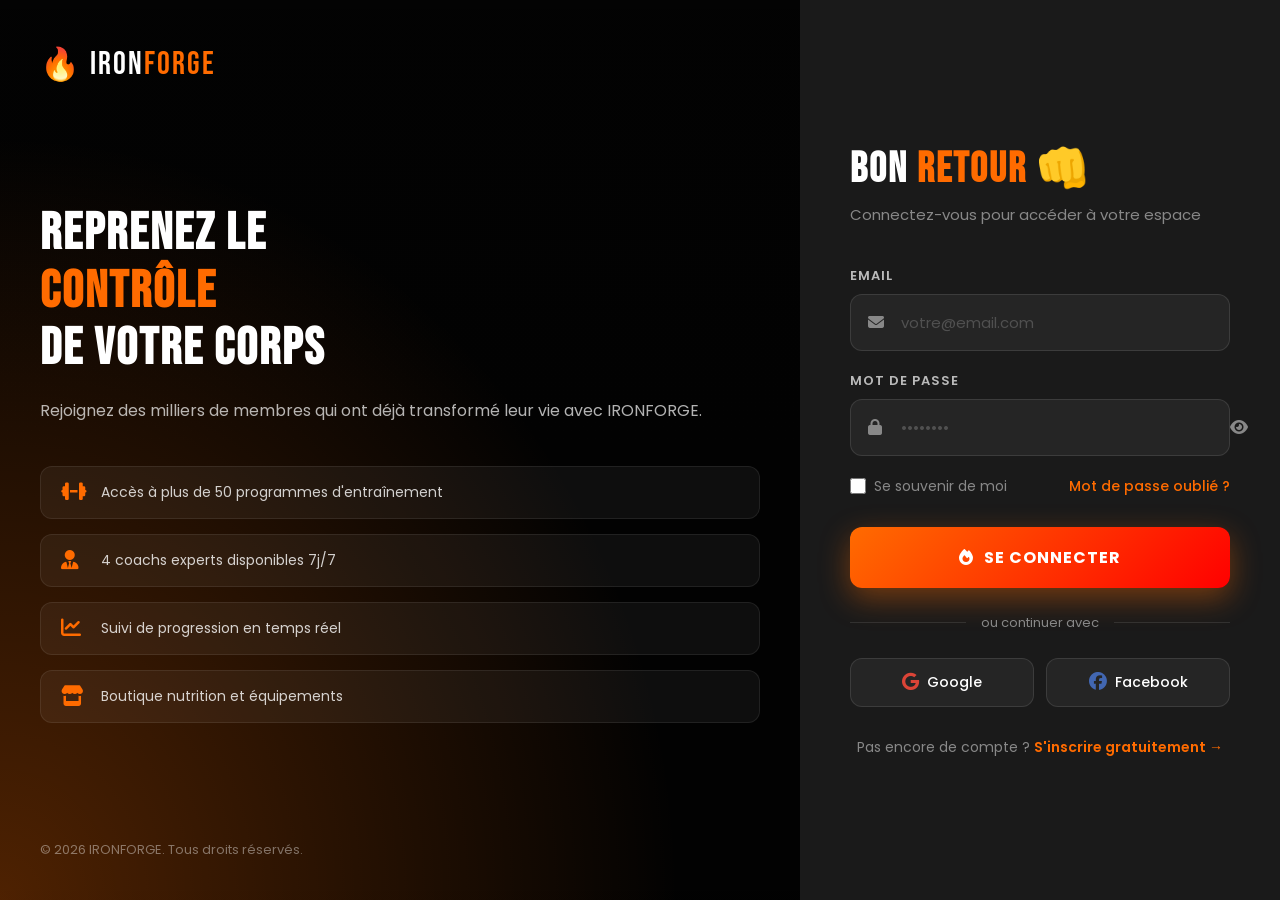
<file: ironforge-frontend/mes-seances.html>
<!DOCTYPE html>
<html lang="fr">
<head>
  <meta charset="UTF-8">
  <meta name="viewport" content="width=device-width, initial-scale=1.0">
  <title>IRONFORGE - Mes Séances</title>
  <link rel="preconnect" href="https://fonts.googleapis.com">
  <link href="https://fonts.googleapis.com/css2?family=Bebas+Neue&family=Poppins:wght@300;400;500;600;700&display=swap" rel="stylesheet">
  <link rel="stylesheet" href="https://cdnjs.cloudflare.com/ajax/libs/font-awesome/6.5.0/css/all.min.css">
  <style>
    * { margin: 0; padding: 0; box-sizing: border-box; }
    :root {
        --orange: #FF6B00;
        --gradient: linear-gradient(135deg, #FF6B00, #FF0000);
        --noir: #0A0A0A;
        --noir-card: #1A1A1A;
        --blanc: #FFFFFF;
        --gris: #888888;
        --vert: #00C853;
        --sidebar-width: 260px;
    }
    body {
        font-family: 'Poppins', sans-serif;
        background: var(--noir);
        color: var(--blanc);
        display: flex; min-height: 100vh;
    }
    .sidebar {
        width: var(--sidebar-width);
        background: var(--noir-card);
        height: 100vh; position: fixed;
        left: 0; top: 0;
        display: flex; flex-direction: column;
        border-right: 1px solid rgba(255,255,255,0.05);
        z-index: 100;
    }
    .sidebar-logo {
        padding: 25px;
        display: flex; align-items: center; gap: 10px;
        border-bottom: 1px solid rgba(255,255,255,0.05);
        text-decoration: none;
    }
    .logo-text {
        font-family: 'Bebas Neue', sans-serif;
        font-size: 26px; letter-spacing: 2px; color: var(--blanc);
    }
    .logo-text em { color: var(--orange); font-style: normal; }
    .sidebar-nav { flex: 1; padding: 20px 0; overflow-y: auto; }
    .nav-section { padding: 0 15px; margin-bottom: 25px; }
    .nav-section-title {
        font-size: 11px; font-weight: 600; color: var(--gris);
        letter-spacing: 2px; text-transform: uppercase;
        padding: 0 10px; margin-bottom: 8px;
    }
    .nav-item {
        display: flex; align-items: center; gap: 12px;
        padding: 12px 10px; border-radius: 10px;
        color: rgba(255,255,255,0.6); text-decoration: none;
        font-size: 14px; font-weight: 500;
        transition: all 0.3s; margin-bottom: 4px;
    }
    .nav-item:hover { background: rgba(255,255,255,0.05); color: var(--blanc); }
    .nav-item.active {
        background: rgba(255,107,0,0.15);
        color: var(--orange);
        border-left: 3px solid var(--orange);
    }
    .nav-item i { width: 20px; font-size: 16px; }
    .sidebar-footer {
        padding: 20px 25px;
        border-top: 1px solid rgba(255,255,255,0.05);
    }
    .btn-logout {
        display: flex; align-items: center; gap: 10px;
        color: rgba(255,255,255,0.4); font-size: 14px;
        cursor: pointer; background: none; border: none;
        font-family: 'Poppins', sans-serif; width: 100%;
    }
    .btn-logout:hover { color: #FF4444; }
    .main-content {
        margin-left: var(--sidebar-width);
        flex: 1; display: flex; flex-direction: column;
    }
    .page-header {
        background: var(--noir-card);
        padding: 25px 35px;
        display: flex; align-items: center;
        justify-content: space-between;
        border-bottom: 1px solid rgba(255,255,255,0.05);
        position: sticky; top: 0; z-index: 50;
    }
    .page-header h1 {
        font-family: 'Bebas Neue', sans-serif;
        font-size: 28px; letter-spacing: 2px;
    }
    .page-header h1 span { color: var(--orange); }
    .page-body { padding: 35px; flex: 1; }
    .stats-row {
        display: grid;
        grid-template-columns: repeat(3, 1fr);
        gap: 20px; margin-bottom: 30px;
    }
    .stat-card {
        background: var(--noir-card);
        padding: 25px; border-radius: 16px;
        border: 1px solid rgba(255,255,255,0.05);
        text-align: center;
    }
    .stat-icon { font-size: 30px; margin-bottom: 10px; }
    .stat-value {
        font-family: 'Bebas Neue', sans-serif;
        font-size: 40px; color: var(--orange);
    }
    .stat-label { color: var(--gris); font-size: 13px; }
    .tabs {
        display: flex; gap: 5px; margin-bottom: 25px;
        background: var(--noir-card);
        padding: 5px; border-radius: 12px;
        width: fit-content;
    }
    .tab-btn {
        padding: 10px 20px; border-radius: 8px;
        border: none; background: transparent;
        color: var(--gris); font-size: 14px;
        font-weight: 500; cursor: pointer;
        transition: all 0.3s;
        font-family: 'Poppins', sans-serif;
    }
    .tab-btn.active {
        background: var(--gradient); color: var(--blanc);
    }
    .seances-list { display: flex; flex-direction: column; gap: 15px; }
    .seance-card {
        background: var(--noir-card);
        border-radius: 16px; padding: 20px;
        border: 1px solid rgba(255,255,255,0.05);
        display: flex; align-items: center; gap: 20px;
        transition: all 0.3s;
    }
    .seance-card:hover {
        border-color: rgba(255,107,0,0.2);
        transform: translateX(5px);
    }
    .seance-date-box {
        width: 65px; height: 65px;
        background: var(--gradient);
        border-radius: 14px;
        display: flex; flex-direction: column;
        align-items: center; justify-content: center;
        flex-shrink: 0;
    }
    .date-day {
        font-family: 'Bebas Neue', sans-serif;
        font-size: 26px; line-height: 1;
    }
    .date-month {
        font-size: 11px; font-weight: 700;
        letter-spacing: 1px;
    }
    .seance-info { flex: 1; }
    .seance-title {
        font-size: 16px; font-weight: 700; margin-bottom: 5px;
    }
    .seance-meta {
        display: flex; gap: 20px; margin-top: 5px;
    }
    .seance-meta span {
        font-size: 13px; color: var(--gris);
        display: flex; align-items: center; gap: 5px;
    }
    .seance-meta i { color: var(--orange); }
    .seance-status {
        padding: 6px 16px; border-radius: 50px;
        font-size: 12px; font-weight: 700;
    }
    .status-RESERVEE {
        background: rgba(255,107,0,0.15); color: var(--orange);
    }
    .status-TERMINEE {
        background: rgba(0,200,83,0.15); color: var(--vert);
    }
    .status-ANNULEE {
        background: rgba(255,68,68,0.15); color: #FF4444;
    }
    .btn-annuler {
        padding: 8px 16px;
        background: rgba(255,68,68,0.1);
        border: 1px solid rgba(255,68,68,0.3);
        color: #FF4444; border-radius: 8px;
        cursor: pointer; font-size: 13px;
        font-weight: 600;
        font-family: 'Poppins', sans-serif;
        transition: all 0.3s; margin-left: 10px;
    }
    .btn-annuler:hover {
        background: #FF4444; color: var(--blanc);
    }
    .empty-state {
        text-align: center; padding: 60px 20px;
        color: var(--gris);
    }
    .empty-state i {
        font-size: 48px; margin-bottom: 15px;
        display: block; opacity: 0.3;
    }
    .btn-reserver-now {
        display: inline-flex; align-items: center; gap: 8px;
        margin-top: 20px; padding: 14px 30px;
        background: var(--gradient);
        color: var(--blanc); border: none;
        border-radius: 50px; font-size: 15px;
        font-weight: 700; cursor: pointer;
        font-family: 'Poppins', sans-serif;
        text-decoration: none; transition: all 0.3s;
    }
    .btn-reserver-now:hover {
        transform: translateY(-2px);
        box-shadow: 0 10px 25px rgba(255,107,0,0.4);
    }
    @media (max-width: 768px) {
        .sidebar { display: none; }
        .main-content { margin-left: 0; }
        .stats-row { grid-template-columns: 1fr; }
        .page-body { padding: 20px; }
    }
  </style>
</head>
<body>

<aside class="sidebar">
  <a href="index.html" class="sidebar-logo">
    <span style="font-size:28px">🔥</span>
    <span class="logo-text">IRON<em>FORGE</em></span>
  </a>
  <nav class="sidebar-nav">
    <div class="nav-section">
      <div class="nav-section-title">Principal</div>
      <a class="nav-item" href="dashboard.html">
        <i class="fas fa-home"></i> Dashboard
      </a>
      <a class="nav-item" href="profil.html">
        <i class="fas fa-user"></i> Mon Profil
      </a>
      <a class="nav-item active" href="mes-seances.html">
        <i class="fas fa-calendar-check"></i> Mes Séances
      </a>
    </div>
    <div class="nav-section">
      <div class="nav-section-title">Entraînement</div>
      <a class="nav-item" href="programmes.html">
        <i class="fas fa-dumbbell"></i> Programmes
      </a>
      <a class="nav-item" href="programmes.html">
        <i class="fas fa-fire"></i> Réserver Séance
      </a>
    </div>
    <div class="nav-section">
      <div class="nav-section-title">Commerce</div>
      <a class="nav-item" href="boutique.html">
        <i class="fas fa-store"></i> Boutique
      </a>
      <a class="nav-item" href="commandes.html">
        <i class="fas fa-box"></i> Mes Commandes
      </a>
    </div>
  </nav>
  <div class="sidebar-footer">
    <button class="btn-logout" onclick="logout()">
      <i class="fas fa-sign-out-alt"></i>
      Se déconnecter
    </button>
  </div>
</aside>

<div class="main-content">
  <header class="page-header">
    <div>
      <h1>MES <span>SÉANCES</span></h1>
      <p style="color:var(--gris);font-size:13px;margin-top:3px">
        Historique et réservations
      </p>
    </div>
    <a href="programmes.html" class="btn-reserver-now">
      <i class="fas fa-plus"></i> Réserver une séance
    </a>
  </header>

  <div class="page-body">

    <div class="stats-row">
      <div class="stat-card">
        <div class="stat-icon">📅</div>
        <div class="stat-value" id="totalSeances">0</div>
        <div class="stat-label">Total Séances</div>
      </div>
      <div class="stat-card">
        <div class="stat-icon">✅</div>
        <div class="stat-value" id="seancesReservees">0</div>
        <div class="stat-label">À venir</div>
      </div>
      <div class="stat-card">
        <div class="stat-icon">🏆</div>
        <div class="stat-value" id="seancesTerminees">0</div>
        <div class="stat-label">Terminées</div>
      </div>
    </div>

    <div class="tabs">
      <button class="tab-btn active"
              onclick="filterSeances('toutes', this)">
        Toutes
      </button>
      <button class="tab-btn"
              onclick="filterSeances('RESERVEE', this)">
        À venir
      </button>
      <button class="tab-btn"
              onclick="filterSeances('TERMINEE', this)">

        Terminées
      </button>
      <button class="tab-btn"
              onclick="filterSeances('ANNULEE', this)">
        Annulées
      </button>
    </div>

    <div class="seances-list" id="seancesList">
      <div class="empty-state">
        <i class="fas fa-spinner fa-spin"></i>
        Chargement...
      </div>
    </div>

  </div>
</div>

<script>
  const API_URL = 'https://ironforge1.onrender.com';
  const token = localStorage.getItem('token');
  if (!token) window.location.href = 'login.html';

  const headers = {
      'Authorization': `Bearer ${token}`,
      'Content-Type': 'application/json'
  };

  let allSeances = [];

  const loadSeances = async () => {
      try {
          const res = await fetch(
              `${API_URL}/api/seances/mes-seances`,
              { headers });
          const data = await res.json();

          if (data.succes && data.data) {
              allSeances = data.data;

              const reservees = allSeances.filter(
                  s => s.statut === 'RESERVEE').length;
              const terminees = allSeances.filter(
                  s => s.statut === 'TERMINEE').length;

              document.getElementById('totalSeances')
                  .textContent = allSeances.length;
              document.getElementById('seancesReservees')
                  .textContent = reservees;
              document.getElementById('seancesTerminees')
                  .textContent = terminees;

              renderSeances(allSeances);
          } else {
              renderEmpty();
          }
      } catch (err) {
          renderEmpty();
      }
  };

  const renderSeances = (seances) => {
      const list = document.getElementById('seancesList');

      if (seances.length === 0) {
          renderEmpty();
          return;
      }

      list.innerHTML = seances.map(s => {
          const date = new Date(s.date);
          const day = date.getDate();
          const month = date.toLocaleDateString('fr-FR',
              { month: 'short' }).toUpperCase();
          const coachNom = s.coach?.utilisateur?.nom || 'Coach';
          const coachPrenom = s.coach?.utilisateur?.prenom || '';

          return `
          <div class="seance-card">
              <div class="seance-date-box">
                  <span class="date-day">${day}</span>
                  <span class="date-month">${month}</span>
              </div>
              <div class="seance-info">
                  <div class="seance-title">
                      Séance avec ${coachPrenom} ${coachNom}
                  </div>
                  <div class="seance-meta">
                      <span>
                          <i class="fas fa-clock"></i>
                          ${s.heureDebut || '?'} - ${s.heureFin || '?'}
                      </span>
                      <span>
                          <i class="fas fa-tag"></i>
                          ${s.prix || 0}€
                      </span>
                  </div>
              </div>
              <span class="seance-status status-${s.statut}">
                  ${s.statut === 'RESERVEE' ? '📅 Réservée' :
                    s.statut === 'TERMINEE' ? '✅ Terminée' :
                    '❌ Annulée'}
              </span>
              ${s.statut === 'RESERVEE' ? `
              <button class="btn-annuler"
                  onclick="annulerSeance(${s.id})">
                  Annuler
              </button>` : ''}
          </div>`;
      }).join('');
  };

  const renderEmpty = () => {
      document.getElementById('seancesList').innerHTML = `
          <div class="empty-state">
              <i class="fas fa-calendar-times"></i>
              <p style="font-size:16px;font-weight:600;
                  margin-bottom:10px">
                  Aucune séance trouvée
              </p>
              <p>Réservez votre première séance !</p>
              <a href="programmes.html"
                  class="btn-reserver-now">
                  <i class="fas fa-fire"></i>
                  Voir les séances disponibles
              </a>
          </div>`;
  };

  const filterSeances = (statut, btn) => {
      document.querySelectorAll('.tab-btn')
          .forEach(b => b.classList.remove('active'));
      btn.classList.add('active');

      const filtered = statut === 'toutes' ?
          allSeances :
          allSeances.filter(s => s.statut === statut);
      renderSeances(filtered);
  };

  const annulerSeance = async (id) => {
      if (!confirm('Voulez-vous annuler cette séance ?')) return;

      try {
          const res = await fetch(
              `${API_URL}/api/seances/annuler/${id}`, {
              method: 'PUT', headers
          });
          const data = await res.json();
          if (data.succes) {
              loadSeances();
          }
      } catch (err) {
          console.error('Erreur annulation:', err);
      }
  };

  const logout = () => {
      localStorage.removeItem('token');
      localStorage.removeItem('user');
      window.location.href = 'login.html';
  };

  loadSeances();
</script>
</body>
</html>
</file>
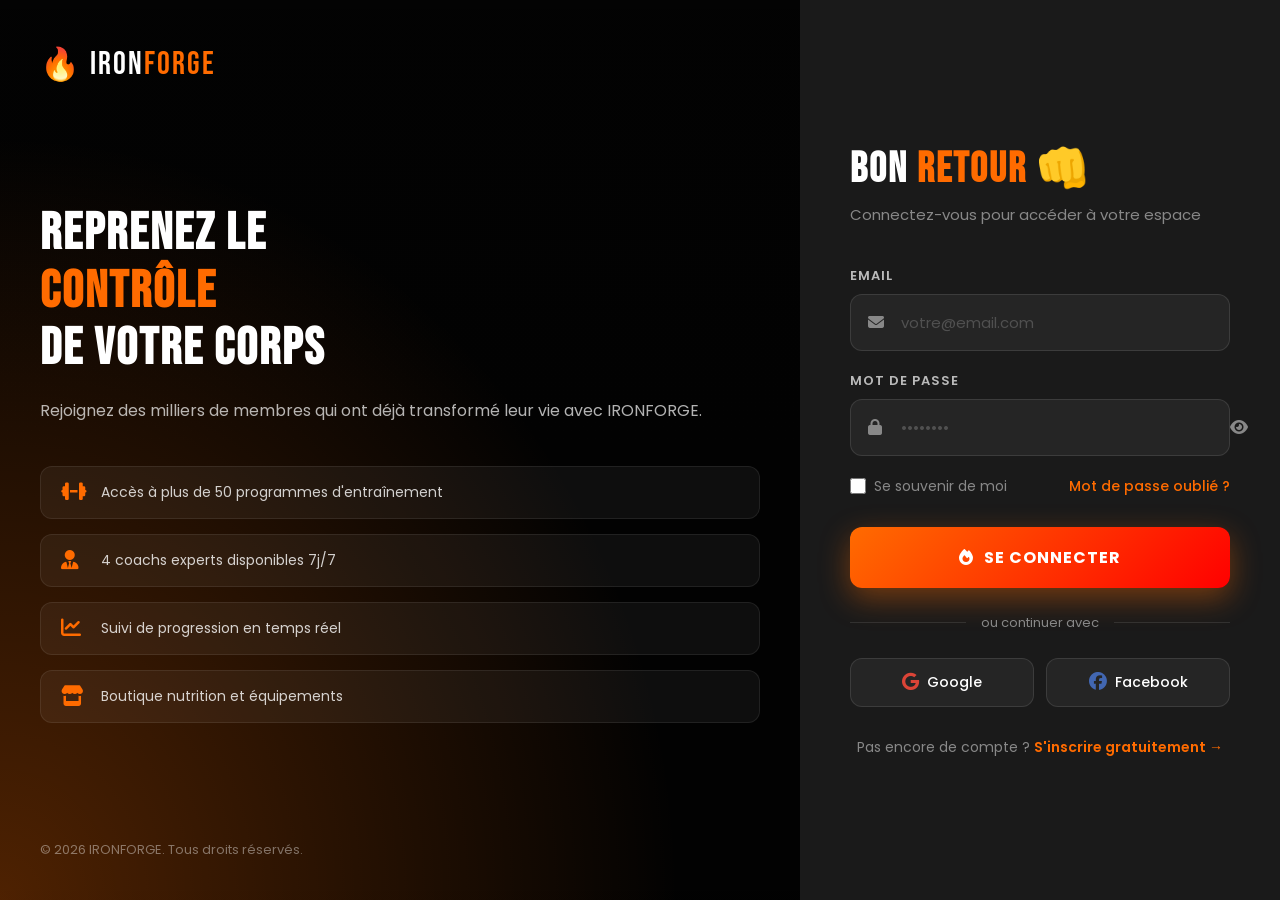
<file: ironforge-frontend/profil.html>
<!DOCTYPE html>
<html lang="fr">
<head>
    <meta charset="UTF-8">
    <meta name="viewport" content="width=device-width, initial-scale=1.0">
    <title>IRONFORGE - Mon Profil</title>
    <link rel="preconnect" href="https://fonts.googleapis.com">
    <link href="https://fonts.googleapis.com/css2?family=Bebas+Neue&family=Poppins:wght@300;400;500;600;700&display=swap" rel="stylesheet">
    <link rel="stylesheet" href="https://cdnjs.cloudflare.com/ajax/libs/font-awesome/6.5.0/css/all.min.css">
    <style>
        * { margin: 0; padding: 0; box-sizing: border-box; }
        :root {
            --orange: #FF6B00;
            --gradient: linear-gradient(135deg, #FF6B00, #FF0000);
            --noir: #0A0A0A;
            --noir-card: #1A1A1A;
            --noir-light: #252525;
            --blanc: #FFFFFF;
            --gris: #888888;
            --vert: #00C853;
            --sidebar-width: 260px;
        }
        body {
            font-family: 'Poppins', sans-serif;
            background: var(--noir);
            color: var(--blanc);
            display: flex;
            min-height: 100vh;
        }
        .sidebar {
            width: var(--sidebar-width);
            background: var(--noir-card);
            height: 100vh; position: fixed;
            left: 0; top: 0;
            display: flex; flex-direction: column;
            border-right: 1px solid rgba(255,255,255,0.05);
            z-index: 100;
        }
        .sidebar-logo {
            padding: 25px;
            display: flex; align-items: center; gap: 10px;
            border-bottom: 1px solid rgba(255,255,255,0.05);
            text-decoration: none;
        }
        .logo-text {
            font-family: 'Bebas Neue', sans-serif;
            font-size: 26px; letter-spacing: 2px; color: var(--blanc);
        }
        .logo-text em { color: var(--orange); font-style: normal; }
        .sidebar-nav { flex: 1; padding: 20px 0; overflow-y: auto; }
        .nav-section { padding: 0 15px; margin-bottom: 25px; }
        .nav-section-title {
            font-size: 11px; font-weight: 600; color: var(--gris);
            letter-spacing: 2px; text-transform: uppercase;
            padding: 0 10px; margin-bottom: 8px;
        }
        .nav-item {
            display: flex; align-items: center; gap: 12px;
            padding: 12px 10px; border-radius: 10px;
            color: rgba(255,255,255,0.6); text-decoration: none;
            font-size: 14px; font-weight: 500;
            transition: all 0.3s; margin-bottom: 4px;
        }
        .nav-item:hover { background: rgba(255,255,255,0.05); color: var(--blanc); }
        .nav-item.active {
            background: rgba(255,107,0,0.15);
            color: var(--orange);
            border-left: 3px solid var(--orange);
        }
        .nav-item i { width: 20px; font-size: 16px; }
        .sidebar-footer {
            padding: 20px 25px;
            border-top: 1px solid rgba(255,255,255,0.05);
        }
        .btn-logout {
            display: flex; align-items: center; gap: 10px;
            color: rgba(255,255,255,0.4); font-size: 14px;
            cursor: pointer; background: none; border: none;
            font-family: 'Poppins', sans-serif; width: 100%;
            transition: color 0.3s;
        }
        .btn-logout:hover { color: #FF4444; }
        .main-content {
            margin-left: var(--sidebar-width);
            flex: 1; display: flex; flex-direction: column;
        }
        .page-header {
            background: var(--noir-card);
            padding: 25px 35px;
            display: flex; align-items: center;
            justify-content: space-between;
            border-bottom: 1px solid rgba(255,255,255,0.05);
            position: sticky; top: 0; z-index: 50;
        }
        .page-header h1 {
            font-family: 'Bebas Neue', sans-serif;
            font-size: 28px; letter-spacing: 2px;
        }
        .page-header h1 span { color: var(--orange); }
        .page-body { padding: 35px; flex: 1; }
        .profile-grid {
            display: grid;
            grid-template-columns: 350px 1fr;
            gap: 25px;
        }
        .card {
            background: var(--noir-card);
            border-radius: 20px;
            border: 1px solid rgba(255,255,255,0.05);
            overflow: hidden;
        }
        .card-header {
            padding: 20px 25px;
            border-bottom: 1px solid rgba(255,255,255,0.05);
            display: flex; align-items: center;
            justify-content: space-between;
        }
        .card-header h3 { font-size: 16px; font-weight: 700; }
        .card-body { padding: 25px; }
        /* Profile Card */
        .profile-avatar-section {
            text-align: center; padding: 35px 25px;
            border-bottom: 1px solid rgba(255,255,255,0.05);
        }
        .profile-avatar {
            width: 100px; height: 100px;
            background: var(--gradient);
            border-radius: 50%;
            display: flex; align-items: center;
            justify-content: center;
            font-family: 'Bebas Neue', sans-serif;
            font-size: 36px; margin: 0 auto 15px;
            position: relative;
        }
        .avatar-edit {
            position: absolute; bottom: 0; right: 0;
            width: 30px; height: 30px;
            background: var(--orange); border-radius: 50%;
            display: flex; align-items: center;
            justify-content: center; cursor: pointer;
            font-size: 12px;
        }
        .profile-name {
            font-family: 'Bebas Neue', sans-serif;
            font-size: 24px; letter-spacing: 2px; margin-bottom: 5px;
        }
        .profile-email {
            color: var(--gris); font-size: 13px; margin-bottom: 15px;
        }
        .profile-level {
            display: inline-block;
            background: var(--gradient);
            padding: 6px 18px; border-radius: 50px;
            font-size: 13px; font-weight: 700;
            letter-spacing: 1px;
        }
        .profile-stats {
            display: grid; grid-template-columns: 1fr 1fr;
            gap: 1px; background: rgba(255,255,255,0.05);
        }
        .profile-stat {
            padding: 20px; text-align: center;
            background: var(--noir-card);
        }
        .profile-stat-value {
            font-family: 'Bebas Neue', sans-serif;
            font-size: 32px; color: var(--orange);
        }
        .profile-stat-label {
            font-size: 12px; color: var(--gris); margin-top: 3px;
        }
        /* Form */
        .form-section { margin-bottom: 30px; }
        .form-section h4 {
            font-size: 14px; font-weight: 700;
            color: var(--orange); margin-bottom: 20px;
            text-transform: uppercase; letter-spacing: 1px;
        }
        .form-grid {
            display: grid;
            grid-template-columns: 1fr 1fr;
            gap: 20px;
        }
        .form-group { margin-bottom: 0; }
        .form-group label {
            display: block; font-size: 12px;
            color: var(--gris); margin-bottom: 8px;
            text-transform: uppercase; letter-spacing: 1px;
        }
        .form-input {
            width: 100%; padding: 13px 16px;
            background: rgba(255,255,255,0.05);
            border: 1px solid rgba(255,255,255,0.1);
            border-radius: 12px; color: var(--blanc);
            font-size: 14px; font-family: 'Poppins', sans-serif;
            outline: none; transition: all 0.3s;
        }
        .form-input:focus {
            border-color: var(--orange);
            background: rgba(255,107,0,0.05);
        }
        .form-input:disabled {
            opacity: 0.5; cursor: not-allowed;
        }
        .btn-save {
            padding: 14px 35px;
            background: var(--gradient);
            color: var(--blanc); border: none;
            border-radius: 12px; font-size: 15px;
            font-weight: 700; cursor: pointer;
            font-family: 'Poppins', sans-serif;
            transition: all 0.3s;
            display: flex; align-items: center; gap: 10px;
        }
        .btn-save:hover {
            transform: translateY(-2px);
            box-shadow: 0 10px 25px rgba(255,107,0,0.4);
        }
        /* Progress */
        .progress-section { margin-top: 25px; }
        .progress-item { margin-bottom: 20px; }
        .progress-label {
            display: flex; justify-content: space-between;
            font-size: 13px; margin-bottom: 8px;
        }
        .progress-label span:first-child { font-weight: 600; }
        .progress-label span:last-child { color: var(--orange); font-weight: 700; }
        .progress-bar {
            height: 8px;
            background: rgba(255,255,255,0.08);
            border-radius: 8px; overflow: hidden;
        }
        .progress-fill {
            height: 100%; background: var(--gradient);
            border-radius: 8px; transition: width 1s ease;
        }
        /* Toast */
        .toast {
            position: fixed; bottom: 30px; right: 30px;
            background: var(--noir-card);
            border: 1px solid var(--vert);
            padding: 15px 25px; border-radius: 12px;
            display: none; align-items: center; gap: 10px;
            z-index: 500;
        }
        .toast.show { display: flex; }
        .toast i { color: var(--vert); }
        @media (max-width: 1024px) {
            .profile-grid { grid-template-columns: 1fr; }
        }
        @media (max-width: 768px) {
            .sidebar { display: none; }
            .main-content { margin-left: 0; }
            .form-grid { grid-template-columns: 1fr; }
            .page-body { padding: 20px; }
        }
    </style>
</head>
<body>

<aside class="sidebar">
    <a href="index.html" class="sidebar-logo">
        <span style="font-size:28px">🔥</span>
        <span class="logo-text">IRON<em>FORGE</em></span>
    </a>
    <nav class="sidebar-nav">
        <div class="nav-section">
            <div class="nav-section-title">Principal</div>
            <a class="nav-item" href="dashboard.html">
                <i class="fas fa-home"></i> Dashboard
            </a>
            <a class="nav-item active" href="profil.html">
                <i class="fas fa-user"></i> Mon Profil
            </a>
            <a class="nav-item" href="mes-seances.html">
                <i class="fas fa-calendar-check"></i> Mes Séances
            </a>
        </div>
        <div class="nav-section">
            <div class="nav-section-title">Entraînement</div>
            <a class="nav-item" href="programmes.html">
                <i class="fas fa-dumbbell"></i> Programmes
            </a>
            <a class="nav-item" href="programmes.html">
                <i class="fas fa-fire"></i> Réserver Séance
            </a>
        </div>
        <div class="nav-section">
            <div class="nav-section-title">Commerce</div>
            <a class="nav-item" href="boutique.html">
                <i class="fas fa-store"></i> Boutique
            </a>
            <a class="nav-item" href="commandes.html">
                <i class="fas fa-box"></i> Mes Commandes
            </a>
        </div>
    </nav>
    <div class="sidebar-footer">
        <button class="btn-logout" onclick="logout()">
            <i class="fas fa-sign-out-alt"></i>
            Se déconnecter
        </button>
    </div>
</aside>

<div class="main-content">
    <header class="page-header">
        <div>
            <h1>MON <span>PROFIL</span></h1>
            <p style="color:var(--gris);font-size:13px;margin-top:3px">
                Gérez vos informations personnelles
            </p>
        </div>
    </header>

    <div class="page-body">
        <div class="profile-grid">

            <!-- Carte profil gauche -->
            <div>
                <div class="card">
                    <div class="profile-avatar-section">
                        <div class="profile-avatar" id="profileAvatar">
                            JD
                            <div class="avatar-edit">
                                <i class="fas fa-camera"></i>
                            </div>
                        </div>
                        <div class="profile-name" id="profileName">
                            Jean Dupont
                        </div>
                        <div class="profile-email" id="profileEmail">
                            jean@ironforge.com
                        </div>
                        <div class="profile-level" id="profileLevel">
                            DÉBUTANT
                        </div>
                    </div>
                    <div class="profile-stats">
                        <div class="profile-stat">
                            <div class="profile-stat-value"
                                 id="statPoints">0</div>
                            <div class="profile-stat-label">Points</div>
                        </div>
                        <div class="profile-stat">
                            <div class="profile-stat-value"
                                 id="statSeances">0</div>
                            <div class="profile-stat-label">Séances</div>
                        </div>
                        <div class="profile-stat">
                            <div class="profile-stat-value"
                                 id="statPoids">-</div>
                            <div class="profile-stat-label">Poids (kg)</div>
                        </div>
                        <div class="profile-stat">
                            <div class="profile-stat-value"
                                 id="statTaille">-</div>
                            <div class="profile-stat-label">Taille (m)</div>
                        </div>
                    </div>
                </div>

                <!-- Progression -->
                <div class="card" style="margin-top:20px">
                    <div class="card-header">
                        <h3>⚡ Ma Progression</h3>
                    </div>
                    <div class="card-body">
                        <div class="progress-section">
                            <div class="progress-item">
                                <div class="progress-label">
                                    <span>Niveau suivant</span>
                                    <span id="progressPct">0%</span>
                                </div>
                                <div class="progress-bar">
                                    <div class="progress-fill"
                                         id="progressFill"
                                         style="width:0%"></div>
                                </div>
                            </div>
                            <p style="font-size:13px;color:var(--gris);
                                    text-align:center;margin-top:10px">
                                Encore
                                <strong style="color:var(--orange)"
                                        id="pointsNeeded">500</strong>
                                points pour INTERMÉDIAIRE
                            </p>
                        </div>
                    </div>
                </div>
            </div>

            <!-- Formulaire droite -->
            <div>
                <div class="card">
                    <div class="card-header">
                        <h3>✏️ Modifier mon profil</h3>
                    </div>
                    <div class="card-body">

                        <!-- Infos personnelles -->
                        <div class="form-section">
                            <h4>Informations personnelles</h4>
                            <div class="form-grid">
                                <div class="form-group">
                                    <label>Nom</label>
                                    <input type="text"
                                           class="form-input"
                                           id="inputNom"
                                           placeholder="Dupont">
                                </div>
                                <div class="form-group">
                                    <label>Prénom</label>
                                    <input type="text"
                                           class="form-input"
                                           id="inputPrenom"
                                           placeholder="Jean">
                                </div>
                                <div class="form-group">
                                    <label>Email</label>
                                    <input type="email"
                                           class="form-input"
                                           id="inputEmail"
                                           disabled>
                                </div>
                                <div class="form-group">
                                    <label>Téléphone</label>
                                    <input type="tel"
                                           class="form-input"
                                           id="inputTelephone"
                                           placeholder="+509 3712 3456">
                                </div>
                            </div>
                        </div>

                        <!-- Infos fitness -->
                        <div class="form-section">
                            <h4>Informations fitness</h4>
                            <div class="form-grid">
                                <div class="form-group">
                                    <label>Poids (kg)</label>
                                    <input type="number"
                                           class="form-input"
                                           id="inputPoids"
                                           placeholder="75">
                                </div>
                                <div class="form-group">
                                    <label>Taille (m)</label>
                                    <input type="number"
                                           step="0.01"
                                           class="form-input"
                                           id="inputTaille"
                                           placeholder="1.75">
                                </div>
                                <div class="form-group">
                                    <label>Date de naissance</label>
                                    <input type="date"
                                           class="form-input"
                                           id="inputDateNaissance">
                                </div>
                                <div class="form-group">
                                    <label>Objectif</label>
                                    <select class="form-input"
                                            id="inputObjectif">
                                        <option value="">
                                            Choisir un objectif
                                        </option>
                                        <option value="Perdre du poids">
                                            Perdre du poids
                                        </option>
                                        <option value="Prendre du muscle">
                                            Prendre du muscle
                                        </option>
                                        <option value="Améliorer endurance">
                                            Améliorer l'endurance
                                        </option>
                                        <option value="Rester en forme">
                                            Rester en forme
                                        </option>
                                    </select>
                                </div>
                            </div>
                        </div>

                        <button class="btn-save"
                                onclick="saveProfil()">
                            <i class="fas fa-save"></i>
                            Sauvegarder les modifications
                        </button>
                    </div>
                </div>

                <!-- Sécurité -->
                <div class="card" style="margin-top:20px">
                    <div class="card-header">
                        <h3>🔒 Sécurité</h3>
                    </div>
                    <div class="card-body">
                        <div class="form-grid">
                            <div class="form-group">
                                <label>Nouveau mot de passe</label>
                                <input type="password"
                                       class="form-input"
                                       id="newPassword"
                                       placeholder="••••••••">
                            </div>
                            <div class="form-group">
                                <label>Confirmer</label>
                                <input type="password"
                                       class="form-input"
                                       id="confirmPassword"
                                       placeholder="••••••••">
                            </div>
                        </div>
                        <button class="btn-save"
                                style="margin-top:20px;background:rgba(255,255,255,0.05);
                                box-shadow:none;border:1px solid rgba(255,255,255,0.1)"
                                onclick="changePassword()">
                            <i class="fas fa-key"></i>
                            Changer le mot de passe
                        </button>
                    </div>
                </div>
            </div>
        </div>
    </div>
</div>

<div class="toast" id="toast">
    <i class="fas fa-check-circle"></i>
    <span id="toastMsg">Profil sauvegardé !</span>
</div>

<script>
    const API_URL = 'https://ironforge1.onrender.com';
    const token = localStorage.getItem('token');
    const user = JSON.parse(localStorage.getItem('user') || '{}');

    if (!token) window.location.href = 'login.html';

    const headers = {
        'Authorization': `Bearer ${token}`,
        'Content-Type': 'application/json'
    };

    const showToast = (msg, success = true) => {
        const toast = document.getElementById('toast');
        toast.style.borderColor = success ? '#00C853' : '#FF4444';
        toast.querySelector('i').style.color =
            success ? '#00C853' : '#FF4444';
        document.getElementById('toastMsg').textContent = msg;
        toast.classList.add('show');
        setTimeout(() => toast.classList.remove('show'), 3000);
    };

    const loadProfil = async () => {
        try {
            const res = await fetch(
                `${API_URL}/api/membre/profil`, { headers });
            const data = await res.json();

            if (data.succes && data.data) {
                const m = data.data;
                const u = m.utilisateur || user;

                const nom = u.nom || user.nom || '-';
                const prenom = u.prenom || user.prenom || '-';
                const email = u.email || user.email || '-';

                // Avatar
                document.getElementById('profileAvatar')
                    .textContent = `${prenom[0]}${nom[0]}`;
                document.getElementById('profileName')
                    .textContent = `${prenom} ${nom}`;
                document.getElementById('profileEmail')
                    .textContent = email;
                document.getElementById('profileLevel')
                    .textContent = m.niveau || 'DÉBUTANT';

                // Stats
                document.getElementById('statPoints')
                    .textContent = m.points || 0;
                document.getElementById('statPoids')
                    .textContent = m.poids || '-';
                document.getElementById('statTaille')
                    .textContent = m.taille || '-';

                // Progression
                const points = m.points || 0;
                const pct = Math.min(100, (points / 500) * 100);
                document.getElementById('progressPct')
                    .textContent = `${Math.round(pct)}%`;
                document.getElementById('progressFill')
                    .style.width = `${pct}%`;
                document.getElementById('pointsNeeded')
                    .textContent = Math.max(0, 500 - points);

                // Formulaire
                document.getElementById('inputNom').value = nom;
                document.getElementById('inputPrenom').value = prenom;
                document.getElementById('inputEmail').value = email;
                document.getElementById('inputTelephone').value =
                    u.telephone || '';
                document.getElementById('inputPoids').value =
                    m.poids || '';
                document.getElementById('inputTaille').value =
                    m.taille || '';
                document.getElementById('inputObjectif').value =
                    m.objectif || '';
                if (m.dateNaissance) {
                    document.getElementById('inputDateNaissance')
                        .value = m.dateNaissance;
                }
            }

            // Séances
            const seancesRes = await fetch(
                `${API_URL}/api/seances/mes-seances`, { headers });
            const seancesData = await seancesRes.json();
            if (seancesData.succes) {
                document.getElementById('statSeances')
                    .textContent = seancesData.data?.length || 0;
            }

        } catch (err) {
            console.error('Erreur profil:', err);
        }
    };

    const saveProfil = async () => {
        try {
            const body = {
                objectif: document.getElementById('inputObjectif').value,
                poids: parseFloat(
                    document.getElementById('inputPoids').value) || null,
                taille: parseFloat(
                    document.getElementById('inputTaille').value) || null,
                dateNaissance:
                    document.getElementById('inputDateNaissance').value ||
                    null
            };

            const res = await fetch(
                `${API_URL}/api/membre/profil`, {
                method: 'PUT',
                headers,
                body: JSON.stringify(body)
            });

            const data = await res.json();

            if (data.succes) {
                showToast('✅ Profil sauvegardé avec succès !');
                loadProfil();
            } else {
                showToast(data.message || 'Erreur', false);
            }
        } catch (err) {
            showToast('Erreur serveur', false);
        }
    };

    const changePassword = () => {
        const pwd = document.getElementById('newPassword').value;
        const confirm = document.getElementById('confirmPassword').value;

        if (!pwd || pwd.length < 8) {
            showToast('Minimum 8 caractères !', false);
            return;
        }
        if (pwd !== confirm) {
            showToast('Les mots de passe ne correspondent pas !', false);
            return;
        }
        showToast('🚧 Fonctionnalité bientôt disponible !');
    };

    const logout = () => {
        localStorage.removeItem('token');
        localStorage.removeItem('user');
        window.location.href = 'login.html';
    };

    loadProfil();
</script>
</body>
</html>
</file>
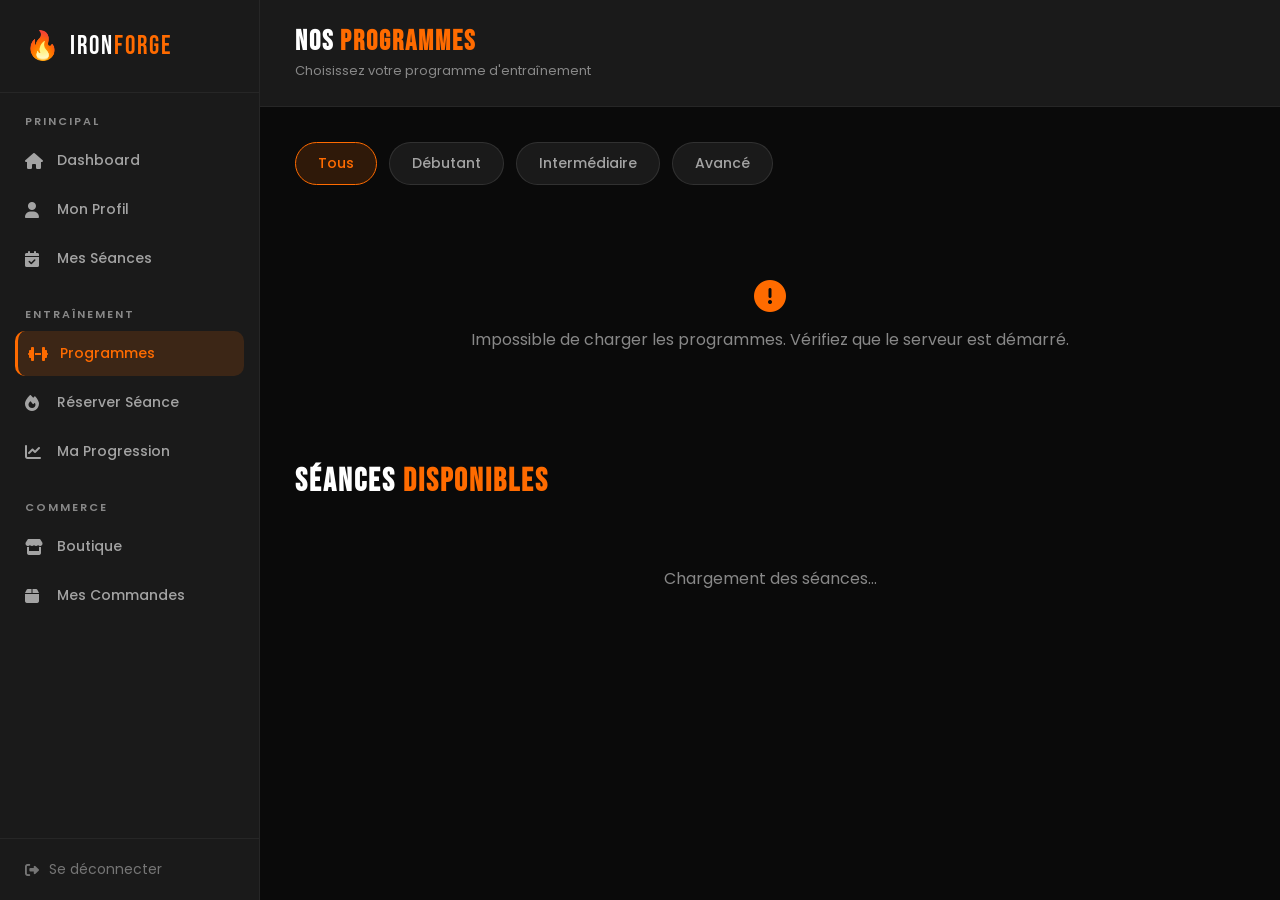
<file: ironforge-frontend/programmes.html>
<!DOCTYPE html>
<html lang="fr">
<head>
    <meta charset="UTF-8">
    <meta name="viewport" content="width=device-width, initial-scale=1.0">
    <title>IRONFORGE - Programmes</title>
    <link rel="preconnect" href="https://tse1.mm.bing.net/th/id/OIP.gvya_uUuRkpFZAYngwF_4gHaE8?rs=1&pid=ImgDetMain&o=7&rm=3">
    <link href="https://fonts.googleapis.com/css2?family=Bebas+Neue&family=Poppins:wght@300;400;500;600;700&display=swap" rel="stylesheet">
    <link rel="stylesheet" href="https://cdnjs.cloudflare.com/ajax/libs/font-awesome/6.5.0/css/all.min.css">
    <style>
        * { margin: 0; padding: 0; box-sizing: border-box; }
        :root {
            --orange: #FF6B00;
            --gradient: linear-gradient(135deg, #FF6B00, #FF0000);
            --noir: #0A0A0A;
            --noir-card: #1A1A1A;
            --noir-light: #252525;
            --blanc: #FFFFFF;
            --gris: #888888;
            --vert: #00C853;
            --sidebar-width: 260px;
        }
        body {
            font-family: 'Poppins', sans-serif;
            background: var(--noir);
            color: var(--blanc);
            display: flex;
            min-height: 100vh;
        }
        .sidebar {
            width: var(--sidebar-width);
            background: var(--noir-card);
            height: 100vh;
            position: fixed;
            left: 0; top: 0;
            display: flex;
            flex-direction: column;
            border-right: 1px solid rgba(255,255,255,0.05);
            z-index: 100;
        }
        .sidebar-logo {
            padding: 25px;
            display: flex;
            align-items: center;
            gap: 10px;
            border-bottom: 1px solid rgba(255,255,255,0.05);
            text-decoration: none;
        }
        .logo-text {
            font-family: 'Bebas Neue', sans-serif;
            font-size: 26px;
            letter-spacing: 2px;
            color: var(--blanc);
        }
        .logo-text em { color: var(--orange); font-style: normal; }
        .sidebar-nav { flex: 1; padding: 20px 0; overflow-y: auto; }
        .nav-section { padding: 0 15px; margin-bottom: 25px; }
        .nav-section-title {
            font-size: 11px; font-weight: 600;
            color: var(--gris); letter-spacing: 2px;
            text-transform: uppercase;
            padding: 0 10px; margin-bottom: 8px;
        }
        .nav-item {
            display: flex; align-items: center; gap: 12px;
            padding: 12px 10px; border-radius: 10px;
            color: rgba(255,255,255,0.6);
            text-decoration: none; font-size: 14px;
            font-weight: 500; transition: all 0.3s;
            margin-bottom: 4px;
        }
        .nav-item:hover { background: rgba(255,255,255,0.05); color: var(--blanc); }
        .nav-item.active {
            background: rgba(255,107,0,0.15);
            color: var(--orange);
            border-left: 3px solid var(--orange);
        }
        .nav-item i { width: 20px; font-size: 16px; }
        .sidebar-footer {
            padding: 20px 25px;
            border-top: 1px solid rgba(255,255,255,0.05);
        }
        .btn-logout {
            display: flex; align-items: center; gap: 10px;
            color: rgba(255,255,255,0.4); font-size: 14px;
            cursor: pointer; background: none; border: none;
            font-family: 'Poppins', sans-serif; width: 100%;
            transition: color 0.3s;
        }
        .btn-logout:hover { color: #FF4444; }
        .main-content {
            margin-left: var(--sidebar-width);
            flex: 1; display: flex; flex-direction: column;
        }
        .page-header {
            background: var(--noir-card);
            padding: 25px 35px;
            display: flex; align-items: center;
            justify-content: space-between;
            border-bottom: 1px solid rgba(255,255,255,0.05);
            position: sticky; top: 0; z-index: 50;
        }
        .page-header h1 {
            font-family: 'Bebas Neue', sans-serif;
            font-size: 28px; letter-spacing: 2px;
        }
        .page-header h1 span { color: var(--orange); }
        .page-body { padding: 35px; flex: 1; }
        .filtres {
            display: flex; gap: 12px;
            margin-bottom: 35px; flex-wrap: wrap;
        }
        .filtre-btn {
            padding: 10px 22px;
            background: var(--noir-card);
            border: 1px solid rgba(255,255,255,0.1);
            border-radius: 50px; color: rgba(255,255,255,0.6);
            font-size: 14px; font-weight: 500;
            cursor: pointer; transition: all 0.3s;
            font-family: 'Poppins', sans-serif;
        }
        .filtre-btn:hover,
        .filtre-btn.active {
            background: rgba(255,107,0,0.15);
            border-color: var(--orange); color: var(--orange);
        }
        .programmes-grid {
            display: grid;
            grid-template-columns: repeat(3, 1fr);
            gap: 25px;
        }
        .prog-card {
            background: var(--noir-card);
            border-radius: 20px; overflow: hidden;
            border: 1px solid rgba(255,255,255,0.05);
            transition: all 0.4s;
        }
        .prog-card:hover {
            transform: translateY(-8px);
            border-color: rgba(255,107,0,0.3);
            box-shadow: 0 20px 40px rgba(255,107,0,0.15);
        }
        .prog-image {
            position: relative; height: 200px; overflow: hidden;
        }
        .prog-image img {
            width: 100%; height: 100%;
            object-fit: cover; transition: transform 0.5s;
        }
        .prog-card:hover .prog-image img { transform: scale(1.1); }
        .prog-level {
            position: absolute; bottom: 12px; left: 12px;
            padding: 5px 14px; border-radius: 50px;
            font-size: 11px; font-weight: 700; letter-spacing: 1px;
        }
        .level-avance { background: rgba(255,0,0,0.8); }
        .level-intermediaire { background: rgba(255,107,0,0.8); }
        .level-debutant { background: rgba(0,200,83,0.8); }
        .prog-body { padding: 20px; }
        .prog-body h3 {
            font-size: 18px; font-weight: 700; margin-bottom: 8px;
        }
        .prog-body p {
            color: var(--gris); font-size: 13px;
            line-height: 1.6; margin-bottom: 15px;
        }
        .prog-meta {
            display: flex; gap: 15px; margin-bottom: 20px;
        }
        .prog-meta span {
            display: flex; align-items: center; gap: 6px;
            font-size: 13px; color: var(--gris);
        }
        .prog-meta i { color: var(--orange); }
        .prog-coach {
            display: flex; align-items: center; gap: 10px;
            padding: 12px;
            background: rgba(255,255,255,0.03);
            border-radius: 10px; margin-bottom: 15px;
        }
        .coach-avatar-sm {
            width: 35px; height: 35px;
            background: var(--gradient); border-radius: 50%;
            display: flex; align-items: center;
            justify-content: center; font-weight: 700;
            font-size: 13px;
        }
        .coach-name { font-size: 13px; font-weight: 600; }
        .coach-spec { font-size: 11px; color: var(--orange); }
        .prog-actions { display: flex; gap: 10px; }
        .btn-commencer {
            flex: 1; padding: 12px;
            background: var(--gradient);
            color: var(--blanc); border: none;
            border-radius: 10px; font-size: 14px;
            font-weight: 700; cursor: pointer;
            font-family: 'Poppins', sans-serif;
            transition: all 0.3s;
            display: flex; align-items: center;
            justify-content: center; gap: 8px;
        }
        .btn-commencer:hover {
            transform: translateY(-2px);
            box-shadow: 0 8px 20px rgba(255,107,0,0.4);
        }
        .btn-detail {
            padding: 12px 15px;
            background: transparent;
            border: 1px solid rgba(255,255,255,0.1);
            color: var(--blanc); border-radius: 10px;
            cursor: pointer; font-size: 14px;
            transition: all 0.3s;
        }
        .btn-detail:hover {
            border-color: var(--orange); color: var(--orange);
        }
        /* MODAL */
        .modal-overlay {
            position: fixed; inset: 0;
            background: rgba(0,0,0,0.8);
            z-index: 300; display: none;
            align-items: center; justify-content: center;
        }
        .modal-overlay.show { display: flex; }
        .modal {
            background: var(--noir-card);
            border-radius: 20px; padding: 35px;
            width: 600px; max-height: 80vh;
            overflow-y: auto;
            border: 1px solid rgba(255,255,255,0.1);
        }
        .modal-header {
            display: flex; justify-content: space-between;
            align-items: center; margin-bottom: 25px;
        }
        .modal-header h2 {
            font-family: 'Bebas Neue', sans-serif;
            font-size: 28px; letter-spacing: 2px;
        }
        .modal-header h2 span { color: var(--orange); }
        .modal-close {
            background: none; border: none;
            color: var(--gris); font-size: 22px;
            cursor: pointer; transition: color 0.3s;
        }
        .modal-close:hover { color: var(--blanc); }
        .exercice-list { margin-top: 20px; }
        .exercice-item {
            display: flex; align-items: center; gap: 15px;
            padding: 15px;
            background: rgba(255,255,255,0.03);
            border-radius: 12px; margin-bottom: 10px;
            border: 1px solid rgba(255,255,255,0.05);
        }
        .exercice-num {
            width: 35px; height: 35px;
            background: rgba(255,107,0,0.15);
            border-radius: 50%;
            display: flex; align-items: center;
            justify-content: center;
            color: var(--orange); font-weight: 700;
            font-size: 14px; flex-shrink: 0;
        }
        .exercice-info h4 { font-size: 14px; font-weight: 600; }
        .exercice-info span { font-size: 12px; color: var(--gris); }
        /* SEANCES */
        .seances-section { margin-top: 50px; }
        .section-title {
            font-family: 'Bebas Neue', sans-serif;
            font-size: 32px; letter-spacing: 2px;
            margin-bottom: 25px;
        }
        .section-title span { color: var(--orange); }
        .seances-grid {
            display: grid;
            grid-template-columns: repeat(3, 1fr);
            gap: 20px;
        }
        .seance-card {
            background: var(--noir-card);
            border-radius: 16px; padding: 20px;
            border: 1px solid rgba(255,255,255,0.05);
            transition: all 0.3s;
        }
        .seance-card:hover {
            border-color: rgba(255,107,0,0.3);
            transform: translateY(-5px);
        }
        .seance-date {
            display: flex; align-items: center; gap: 15px;
            margin-bottom: 15px;
        }
        .date-box {
            width: 55px; height: 55px;
            background: var(--gradient);
            border-radius: 12px;
            display: flex; flex-direction: column;
            align-items: center; justify-content: center;
            flex-shrink: 0;
        }
        .date-day {
            font-family: 'Bebas Neue', sans-serif;
            font-size: 22px; line-height: 1;
        }
        .date-month {
            font-size: 10px; font-weight: 700;
            letter-spacing: 1px;
        }
        .seance-time { font-weight: 600; font-size: 15px; }
        .seance-period { font-size: 12px; color: var(--gris); }
        .seance-name {
            font-size: 15px; font-weight: 700;
            margin-bottom: 5px;
        }
        .seance-coach {
            font-size: 12px; color: var(--gris);
            margin-bottom: 15px;
        }
        .seance-footer {
            display: flex; align-items: center;
            justify-content: space-between;
        }
        .seance-prix {
            font-size: 20px; font-weight: 700;
            color: var(--orange);
        }
        .btn-reserver {
            padding: 8px 20px;
            background: var(--gradient);
            color: var(--blanc); border: none;
            border-radius: 50px; font-size: 13px;
            font-weight: 700; cursor: pointer;
            font-family: 'Poppins', sans-serif;
            transition: all 0.3s;
        }
        .btn-reserver:hover {
            transform: translateY(-2px);
            box-shadow: 0 5px 15px rgba(255,107,0,0.4);
        }
        .btn-reserver:disabled {
            opacity: 0.5; cursor: not-allowed;
        }
        .toast {
            position: fixed; bottom: 30px; right: 30px;
            background: var(--noir-card);
            border: 1px solid var(--orange);
            padding: 15px 25px; border-radius: 12px;
            display: none; align-items: center; gap: 10px;
            z-index: 500; animation: slideIn 0.3s ease;
        }
        .toast.show { display: flex; }
        .toast.success { border-color: var(--vert); }
        .toast i { color: var(--orange); font-size: 18px; }
        .toast.success i { color: var(--vert); }
        @keyframes slideIn {
            from { transform: translateX(100px); opacity: 0; }
            to { transform: translateX(0); opacity: 1; }
        }
        @media (max-width: 1024px) {
            .programmes-grid { grid-template-columns: repeat(2, 1fr); }
            .seances-grid { grid-template-columns: repeat(2, 1fr); }
        }
        @media (max-width: 768px) {
            .sidebar { display: none; }
            .main-content { margin-left: 0; }
            .programmes-grid { grid-template-columns: 1fr; }
            .seances-grid { grid-template-columns: 1fr; }
            .page-body { padding: 20px; }
        }
    </style>
</head>
<body>

<!-- SIDEBAR -->
<aside class="sidebar">
    <a href="index.html" class="sidebar-logo">
        <span style="font-size:28px">🔥</span>
        <span class="logo-text">IRON<em>FORGE</em></span>
    </a>
    <nav class="sidebar-nav">
        <div class="nav-section">
            <div class="nav-section-title">Principal</div>
            <a class="nav-item" href="dashboard.html">
                <i class="fas fa-home"></i> Dashboard
            </a>
            <a class="nav-item" href="profil.html">
                <i class="fas fa-user"></i> Mon Profil
            </a>
            <a class="nav-item" href="#">
                <i class="fas fa-calendar-check"></i> Mes Séances
            </a>
        </div>
        <div class="nav-section">
            <div class="nav-section-title">Entraînement</div>
            <a class="nav-item active" href="programmes.html">
                <i class="fas fa-dumbbell"></i> Programmes
            </a>
            <a class="nav-item" href="mes-seances.html">
                <i class="fas fa-fire"></i> Réserver Séance
            </a>
            <a class="nav-item" href="#">
                <i class="fas fa-chart-line"></i> Ma Progression
            </a>
        </div>
        <div class="nav-section">
            <div class="nav-section-title">Commerce</div>
            <a class="nav-item" href="boutique.html">
                <i class="fas fa-store"></i> Boutique
            </a>
            <a class="nav-item" href="commandes.html">
                <i class="fas fa-box"></i> Mes Commandes
            </a>
        </div>
    </nav>
    <div class="sidebar-footer">
        <button class="btn-logout" onclick="logout()">
            <i class="fas fa-sign-out-alt"></i>
            Se déconnecter
        </button>
    </div>
</aside>

<!-- MAIN -->
<div class="main-content">
    <header class="page-header">
        <div>
            <h1>NOS <span>PROGRAMMES</span></h1>
            <p style="color:var(--gris);font-size:13px;margin-top:3px">
                Choisissez votre programme d'entraînement
            </p>
        </div>
    </header>

    <div class="page-body">

        <!-- Filtres -->
        <div class="filtres">
            <button class="filtre-btn active"
                    onclick="filterProg('tous', this)">
                Tous
            </button>
            <button class="filtre-btn"
                    onclick="filterProg('DEBUTANT', this)">
                Débutant
            </button>
            <button class="filtre-btn"
                    onclick="filterProg('INTERMEDIAIRE', this)">
                Intermédiaire
            </button>
            <button class="filtre-btn"
                    onclick="filterProg('AVANCE', this)">
                Avancé
            </button>
        </div>

        <!-- Programmes Grid -->
        <div class="programmes-grid" id="programmesGrid">
            <div style="grid-column:1/-1;text-align:center;
                    padding:60px;color:var(--gris)">
                <i class="fas fa-spinner fa-spin"
                   style="font-size:32px;margin-bottom:15px;
                        display:block"></i>
                Chargement des programmes...
            </div>
        </div>

        <!-- Séances disponibles -->
        <div class="seances-section">
            <h2 class="section-title">
                SÉANCES <span>DISPONIBLES</span>
            </h2>
            <div class="seances-grid" id="seancesGrid">
                <div style="grid-column:1/-1;text-align:center;
                        padding:40px;color:var(--gris)">
                    Chargement des séances...
                </div>
            </div>
        </div>

    </div>
</div>

<!-- MODAL DÉTAIL -->
<div class="modal-overlay" id="modalOverlay">
    <div class="modal">
        <div class="modal-header">
            <h2 id="modalTitle">
                DÉTAIL <span>PROGRAMME</span>
            </h2>
            <button class="modal-close"
                    onclick="closeModal()">
                <i class="fas fa-times"></i>
            </button>
        </div>
        <div id="modalContent"></div>
    </div>
</div>

<!-- TOAST -->
<div class="toast" id="toast">
    <i class="fas fa-check-circle"></i>
    <span id="toastMsg">Message</span>
</div>

<script>
    const API_URL = 'https://ironforge1.onrender.com';
    const token = localStorage.getItem('token');
    const user = JSON.parse(localStorage.getItem('user') || '{}');
    let allProgrammes = [];
    let currentFilter = 'tous';

    const headers = {
        'Content-Type': 'application/json',
        ...(token && { 'Authorization': `Bearer ${token}` })
    };

    // Toast notification
    const showToast = (msg, type = 'success') => {
        const toast = document.getElementById('toast');
        const toastMsg = document.getElementById('toastMsg');
        toast.className = `toast show ${type}`;
        toastMsg.textContent = msg;
        toast.querySelector('i').className =
            type === 'success' ?
            'fas fa-check-circle' : 'fas fa-exclamation-circle';
        setTimeout(() => toast.classList.remove('show'), 3000);
    };

    // Images placeholder par niveau
    const getImage = (niveau, id) => {
        const images = {
            'AVANCE': `https://tse4.mm.bing.net/th/id/OIP.YX6Xi8_dw2De8KjKdFgvSgHaEo?rs=1&pid=ImgDetMain&o=7&rm=3`,
            'INTERMEDIAIRE': `https://myauthenticstore.com/wp-content/uploads/2025/11/look-sportif-gymshark-homme-maroc-entrainement-820x1024.webp`,
            'DEBUTANT': `https://i.etsystatic.com/47714380/r/il/af33d0/5488049875/il_1080xN.5488049875_o6th.jpg`
        };
        return images[niveau] ||
            `https://picsum.photos/400/200?random=${id}`;
    };

    // Niveau CSS class
    const getLevelClass = (niveau) => {
        if (niveau === 'AVANCE') return 'level-avance';
        if (niveau === 'INTERMEDIAIRE') return 'level-intermediaire';
        return 'level-debutant';
    };

    // Charger programmes
    const loadProgrammes = async () => {
        try {
            const res = await fetch(
                `${API_URL}/api/programmes/public`,
                );
            const data = await res.json();


            if (data.succes && data.data) {
                allProgrammes = data.data;
                renderProgrammes(allProgrammes);
            }
        } catch (err) {
            document.getElementById('programmesGrid')
                .innerHTML = `
                <div style="grid-column:1/-1;text-align:center;
                    padding:60px;color:var(--gris)">
                    <i class="fas fa-exclamation-circle"
                        style="font-size:32px;margin-bottom:15px;
                        display:block;color:var(--orange)"></i>
                    Impossible de charger les programmes.
                    Vérifiez que le serveur est démarré.
                </div>`;
        }
    };

    // Render programmes
    const renderProgrammes = (programmes) => {
        const grid = document.getElementById('programmesGrid');

        if (programmes.length === 0) {
            grid.innerHTML = `
                <div style="grid-column:1/-1;text-align:center;
                    padding:60px;color:var(--gris)">
                    Aucun programme trouvé
                </div>`;
            return;
        }

        grid.innerHTML = programmes.map(p => {
            const coachNom = p.coach?.utilisateur?.nom || 'N/A';
            const coachPrenom = p.coach?.utilisateur?.prenom || '';
            const coachSpec = p.coach?.specialite || 'Coach';
            const initiales = coachNom !== 'N/A' ?
                `${coachNom[0]}${coachPrenom[0] || ''}` : 'IF';

            return `
            <div class="prog-card">
                <div class="prog-image">
                    <img src="${getImage(p.niveau, p.id)}"
                        alt="${p.nom}" loading="lazy">
                    <div class="prog-level ${getLevelClass(p.niveau)}">
                        ${p.niveau || 'DÉBUTANT'}
                    </div>
                </div>
                <div class="prog-body">
                    <h3>${p.nom}</h3>
                    <p>${p.description || 'Programme d\'entraînement professionnel'}</p>
                    <div class="prog-meta">
                        <span>
                            <i class="fas fa-clock"></i>
                            ${p.dureeSemaines || '?'} semaines
                        </span>
                        <span>
                            <i class="fas fa-calendar"></i>
                            ${p.joursParSemaine || '?'} jours/sem
                        </span>
                    </div>
                    <div class="prog-coach">
                        <div class="coach-avatar-sm">
                            ${initiales}
                        </div>
                        <div>
                            <div class="coach-name">
                                ${coachPrenom} ${coachNom}
                            </div>
                            <div class="coach-spec">${coachSpec}</div>
                        </div>
                    </div>
                    <div class="prog-actions">
                        <button class="btn-commencer"
                            onclick="rejoindre(${p.id}, '${p.nom}')">
                            <i class="fas fa-fire"></i>
                            Commencer
                        </button>
                        <button class="btn-detail"
                            onclick="voirDetail(${p.id})">
                            <i class="fas fa-info"></i>
                        </button>
                    </div>
                </div>
            </div>`;
        }).join('');
    };

    // Filtrer programmes
    const filterProg = (niveau, btn) => {
        currentFilter = niveau;
        document.querySelectorAll('.filtre-btn')
            .forEach(b => b.classList.remove('active'));
        btn.classList.add('active');

        const filtered = niveau === 'tous' ?
            allProgrammes :
            allProgrammes.filter(p => p.niveau === niveau);
        renderProgrammes(filtered);
    };

    // Rejoindre un programme
    const rejoindre = async (id, nom) => {
        if (!token) {
            window.location.href = 'login.html';
            return;
        }

        try {
            showToast(`✅ Programme "${nom}" ajouté à votre espace !`);
        } catch (err) {
            showToast('Erreur lors de l\'ajout', 'error');
        }
    };

    // Voir détail programme
    const voirDetail = async (id) => {
        const prog = allProgrammes.find(p => p.id === id);
        if (!prog) return;

        const exercices = prog.exercices || [];
        const modalContent = document.getElementById('modalContent');
        document.getElementById('modalTitle').innerHTML =
            `${prog.nom} <span>— DÉTAILS</span>`;

        modalContent.innerHTML = `
            <div style="margin-bottom:20px">
                <img src="${getImage(prog.niveau, prog.id)}"
                    style="width:100%;height:200px;
                    object-fit:cover;border-radius:12px">
            </div>
            <p style="color:var(--gris);margin-bottom:20px;
                line-height:1.7">
                ${prog.description || 'Programme professionnel'}
            </p>
            <div style="display:grid;grid-template-columns:1fr 1fr 1fr;
                gap:15px;margin-bottom:25px">
                <div style="background:rgba(255,107,0,0.1);
                    padding:15px;border-radius:12px;text-align:center">
                    <div style="font-family:'Bebas Neue',sans-serif;
                        font-size:28px;color:var(--orange)">
                        ${prog.dureeSemaines || '?'}
                    </div>
                    <div style="font-size:12px;color:var(--gris)">
                        Semaines
                    </div>
                </div>
                <div style="background:rgba(255,107,0,0.1);
                    padding:15px;border-radius:12px;text-align:center">
                    <div style="font-family:'Bebas Neue',sans-serif;
                        font-size:28px;color:var(--orange)">
                        ${prog.joursParSemaine || '?'}
                    </div>
                    <div style="font-size:12px;color:var(--gris)">
                        Jours/sem
                    </div>
                </div>
                <div style="background:rgba(255,107,0,0.1);
                    padding:15px;border-radius:12px;text-align:center">
                    <div style="font-family:'Bebas Neue',sans-serif;
                        font-size:28px;color:var(--orange)">
                        ${prog.niveau || '?'}
                    </div>
                    <div style="font-size:12px;color:var(--gris)">
                        Niveau
                    </div>
                </div>
            </div>
            <h3 style="margin-bottom:15px;font-size:16px">
                Exercices
                <span style="color:var(--orange)">
                    (${exercices.length})
                </span>
            </h3>
            <div class="exercice-list">
                ${exercices.length > 0 ?
                    exercices.map((ex, i) => `
                    <div class="exercice-item">
                        <div class="exercice-num">${i + 1}</div>
                        <div class="exercice-info">
                            <h4>${ex.nom}</h4>
                            <span>
                                ${ex.series || '?'} séries ×
                                ${ex.repetitions || '?'} reps
                                ${ex.dureeMinutes ?
                                    `• ${ex.dureeMinutes} min` : ''}
                            </span>
                        </div>
                    </div>`).join('') :
                    `<p style="color:var(--gris);text-align:center;
                        padding:20px">
                        Aucun exercice défini
                    </p>`
                }
            </div>

          <button class="btn-commencer"
                style="width:100%;margin-top:20px"
                onclick="window.location.href='dashboard.html';closeModal()">
                <i class="fas fa-fire"></i>
                Commencer ce programme
            </button>`;

        document.getElementById('modalOverlay')
            .classList.add('show');
    };

    const closeModal = () => {
        document.getElementById('modalOverlay')
            .classList.remove('show');
    };



 function commencerProgramme(){
 alert("OK fonction appelee");
 window.location.href = "dashboard.html";
 }

    // Charger séances
    const loadSeances = async () => {
        try {
            const res = await fetch(
                `${API_URL}/api/seances/disponibles`,
                { headers });
            const data = await res.json();

            const grid = document.getElementById('seancesGrid');

            if (data.succes && data.data &&
                data.data.length > 0) {
                grid.innerHTML = data.data.map(s => {
                    const date = new Date(s.date);
                    const day = date.getDate();
                    const month = date.toLocaleDateString('fr-FR',
                        { month: 'short' }).toUpperCase();
                    const hour = parseInt(
                        s.heureDebut?.split(':')[0] || 0);
                    const period = hour < 12 ? 'Matin' :
                        hour < 18 ? 'Après-midi' : 'Soir';

                    const coachNom =
                        s.coach?.utilisateur?.nom || 'Coach';
                    const coachPrenom =
                        s.coach?.utilisateur?.prenom || '';

                    return `
                    <div class="seance-card">
                        <div class="seance-date">
                            <div class="date-box">
                                <span class="date-day">${day}</span>
                                <span class="date-month">${month}</span>
                            </div>
                            <div>
                                <div class="seance-time">
                                    ${s.heureDebut || '?'} -
                                    ${s.heureFin || '?'}
                                </div>
                                <div class="seance-period">
                                    ${period}
                                </div>
                            </div>
                        </div>
                        <div class="seance-name">
                            Séance avec ${coachPrenom} ${coachNom}
                        </div>
                        <div class="seance-coach">
                            <i class="fas fa-user-tie"></i>
                            ${coachPrenom} ${coachNom}
                        </div>
                        <div class="seance-footer">
                            <div class="seance-prix">
                                ${s.prix || 0}€
                            </div>
                            <button class="btn-reserver"
                                onclick="reserverSeance(${s.id})">
                                Réserver
                            </button>
                        </div>
                    </div>`;
                }).join('');
            } else {
                grid.innerHTML = `
                    <div style="grid-column:1/-1;
                        text-align:center;padding:40px;
                        color:var(--gris)">
                        <i class="fas fa-calendar-times"
                            style="font-size:32px;
                            margin-bottom:15px;display:block;
                            opacity:0.3"></i>
                        Aucune séance disponible
                    </div>`;
            }
        } catch (err) {
            console.error('Erreur séances:', err);
        }
    };

    // Réserver une séance
    const reserverSeance = async (id) => {
        if (!token) {
            window.location.href = 'login.html';
            return;
        }

        try {
            const res = await fetch(
                `${API_URL}/api/seances/reserver/${id}`, {
                method: 'POST',
                headers
            });
            const data = await res.json();

            if (data.succes) {
                showToast('✅ Séance réservée avec succès !');
                loadSeances();
            } else {
                showToast(data.message || 'Erreur réservation',
                    'error');
            }
        } catch (err) {
            showToast('Erreur serveur', 'error');
        }
    };

    const logout = () => {
        localStorage.removeItem('token');
        localStorage.removeItem('user');
        window.location.href = 'login.html';
    };

    // Init
    loadProgrammes();
    loadSeances();
</script>
</body>
</html>
</file>
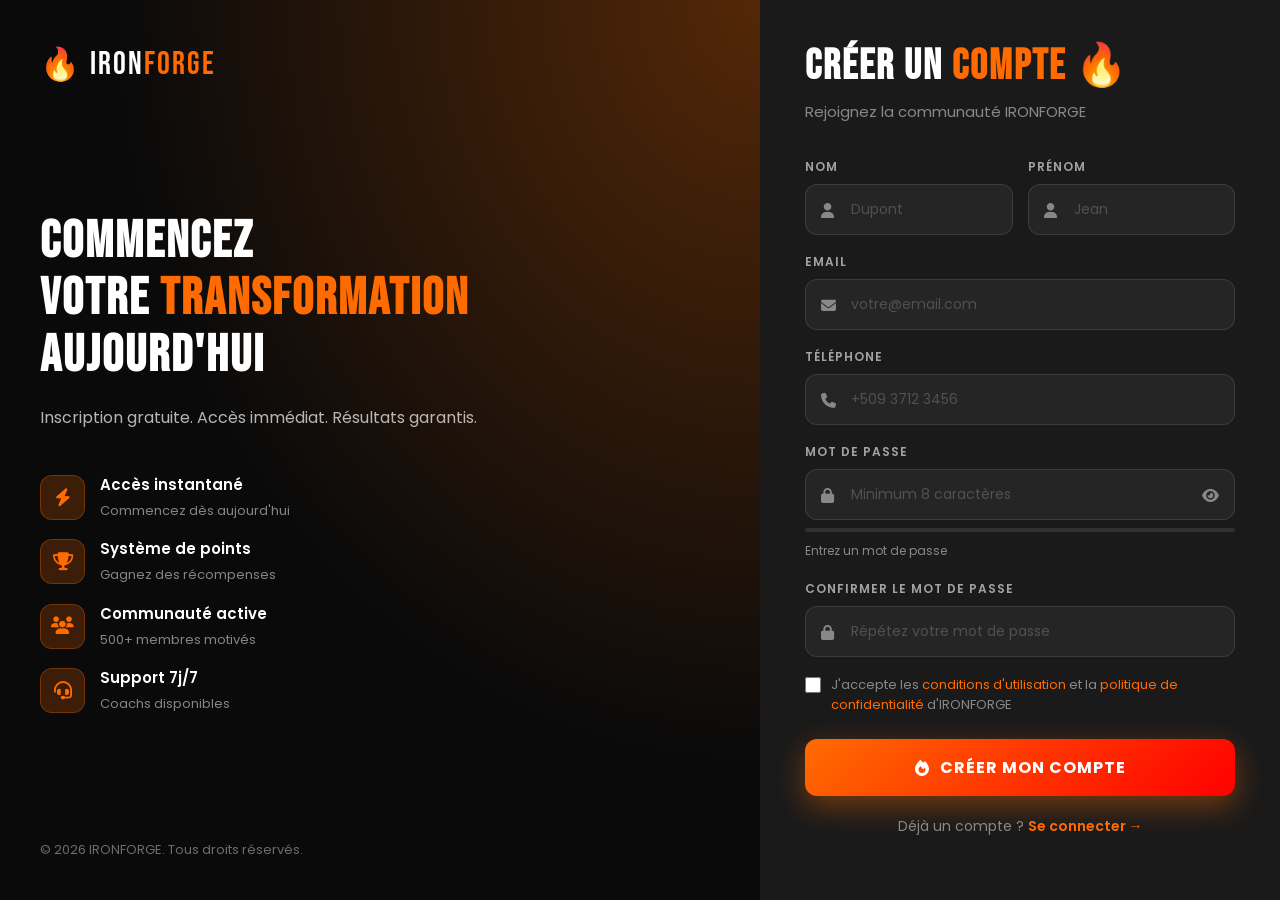
<file: ironforge-frontend/register.html>
<!DOCTYPE html>
<html lang="fr">
<head>
    <meta charset="UTF-8">
    <meta name="viewport" content="width=device-width, initial-scale=1.0">
    <title>IRONFORGE - Inscription</title>
    <link rel="preconnect" href="https://fonts.googleapis.com">
    <link href="https://fonts.googleapis.com/css2?family=Bebas+Neue&family=Poppins:wght@300;400;500;600;700&display=swap" rel="stylesheet">
    <link rel="stylesheet" href="https://cdnjs.cloudflare.com/ajax/libs/font-awesome/6.5.0/css/all.min.css">
    <style>
        * { margin: 0; padding: 0; box-sizing: border-box; }

        :root {
            --orange: #FF6B00;
            --gradient: linear-gradient(135deg, #FF6B00, #FF0000);
            --noir: #0A0A0A;
            --noir-card: #1A1A1A;
            --blanc: #FFFFFF;
            --gris: #888888;
        }

       body {
    font-family: 'Poppins', sans-serif;
    background: var(--noir);
    color: var(--blanc);
    height: 100vh;
    display: flex;
    overflow: hidden;
}

        /* ===== CÔTÉ GAUCHE ===== */

.auth-left {
    flex: 1;
    height: 100vh;
    background: ...;
    display: flex;
    flex-direction: column;
    justify-content: space-between;
    padding: 40px;
    position: relative;
    overflow: hidden;
}
        .auth-left::before {
            content: '';
            position: absolute;
            inset: 0;
            background: radial-gradient(ellipse at top right,
                rgba(255,107,0,0.3) 0%,
                transparent 60%);
        }

        .auth-logo {
            position: relative;
            z-index: 2;
            display: flex;
            align-items: center;
            gap: 10px;
            text-decoration: none;
        }

        .logo-text {
            font-family: 'Bebas Neue', sans-serif;
            font-size: 32px;
            color: var(--blanc);
            letter-spacing: 2px;
        }

        .logo-text span { color: var(--orange); }

        .auth-left-content {
            position: relative;
            z-index: 2;
        }

        .auth-left-content h2 {
            font-family: 'Bebas Neue', sans-serif;
            font-size: 52px;
            line-height: 1.1;
            margin-bottom: 20px;
            letter-spacing: 2px;
        }

        .auth-left-content h2 span { color: var(--orange); }

        .auth-left-content p {
            color: rgba(255,255,255,0.7);
            font-size: 16px;
            line-height: 1.8;
            margin-bottom: 40px;
        }

        .benefits {
            display: flex;
            flex-direction: column;
            gap: 15px;
        }

        .benefit {
            display: flex;
            align-items: center;
            gap: 15px;
        }

        .benefit-icon {
            width: 45px;
            height: 45px;
            background: rgba(255,107,0,0.2);
            border: 1px solid rgba(255,107,0,0.3);
            border-radius: 12px;
            display: flex;
            align-items: center;
            justify-content: center;
            color: var(--orange);
            font-size: 18px;
            flex-shrink: 0;
        }

        .benefit-text h4 {
            font-size: 15px;
            font-weight: 600;
            margin-bottom: 3px;
        }

        .benefit-text p {
            font-size: 13px;
            color: rgba(255,255,255,0.5);
            margin: 0;
        }

        .auth-left-footer {
            position: relative;
            z-index: 2;
            color: rgba(255,255,255,0.4);
            font-size: 13px;
        }

        /* ===== CÔTÉ DROIT ===== */
       .auth-right {
    width: 520px;
    background: var(--noir-card);
    display: flex;
    align-items: flex-start;
    justify-content: center;
    padding: 40px 45px;
    overflow-y: auto;
    height: 100vh;
}

        .auth-form-container { width: 100%; }

        .auth-form-header {
            margin-bottom: 35px;
        }

        .auth-form-header h1 {
            font-family: 'Bebas Neue', sans-serif;
            font-size: 42px;
            letter-spacing: 2px;
            margin-bottom: 8px;
        }

        .auth-form-header h1 span { color: var(--orange); }

        .auth-form-header p {
            color: var(--gris);
            font-size: 15px;
        }

        /* ===== FORM ===== */
        .form-row {
            display: grid;
            grid-template-columns: 1fr 1fr;
            gap: 15px;
        }

        .form-group { margin-bottom: 18px; }

        .form-group label {
            display: block;
            font-size: 12px;
            font-weight: 600;
            color: rgba(255,255,255,0.6);
            margin-bottom: 8px;
            letter-spacing: 1px;
            text-transform: uppercase;
        }

        .input-wrapper { position: relative; }

        .input-wrapper i.icon {
            position: absolute;
            left: 16px;
            top: 50%;
            transform: translateY(-50%);
            color: var(--gris);
            font-size: 15px;
            transition: color 0.3s;
        }

        .form-input {
            width: 100%;
            padding: 14px 16px 14px 45px;
            background: rgba(255,255,255,0.05);
            border: 1px solid rgba(255,255,255,0.1);
            border-radius: 12px;
            color: var(--blanc);
            font-size: 14px;
            font-family: 'Poppins', sans-serif;
            transition: all 0.3s;
            outline: none;
        }

        .form-input:focus {
            border-color: var(--orange);
            background: rgba(255,107,0,0.05);
            box-shadow: 0 0 0 3px rgba(255,107,0,0.1);
        }

        .form-input::placeholder {
            color: rgba(255,255,255,0.2);
        }

        .password-strength {
            margin-top: 8px;
        }

        .strength-bar {
            height: 4px;
            background: rgba(255,255,255,0.1);
            border-radius: 4px;
            overflow: hidden;
            margin-bottom: 5px;
        }

        .strength-fill {
            height: 100%;
            width: 0%;
            border-radius: 4px;
            transition: all 0.3s;
        }

        .strength-text {
            font-size: 12px;
            color: var(--gris);
        }

        .terms {
            display: flex;
            align-items: flex-start;
            gap: 10px;
            margin-bottom: 25px;
        }

        .terms input {
            accent-color: var(--orange);
            width: 16px;
            height: 16px;
            margin-top: 2px;
            flex-shrink: 0;
        }

        .terms label {
            font-size: 13px;
            color: var(--gris);
            line-height: 1.5;
        }

        .terms a {
            color: var(--orange);
            text-decoration: none;
        }

        .btn-submit {
            width: 100%;
            padding: 16px;
            background: var(--gradient);
            color: var(--blanc);
            border: none;
            border-radius: 12px;
            font-size: 16px;
            font-weight: 700;
            font-family: 'Poppins', sans-serif;
            cursor: pointer;
            transition: all 0.3s;
            display: flex;
            align-items: center;
            justify-content: center;
            gap: 10px;
            letter-spacing: 1px;
            box-shadow: 0 10px 30px rgba(255,107,0,0.4);
            margin-bottom: 20px;
        }

        .btn-submit:hover {
            transform: translateY(-2px);
            box-shadow: 0 15px 40px rgba(255,107,0,0.6);
        }

        .auth-redirect {
            text-align: center;
            color: var(--gris);
            font-size: 14px;
        }

        .auth-redirect a {
            color: var(--orange);
            text-decoration: none;
            font-weight: 600;
        }

        .alert {
            padding: 14px 18px;
            border-radius: 10px;
            margin-bottom: 20px;
            font-size: 14px;
            display: none;
            align-items: center;
            gap: 10px;
        }

        .alert.error {
            background: rgba(255,0,0,0.1);
            border: 1px solid rgba(255,0,0,0.3);
            color: #FF6B6B;
            display: flex;
        }

        .alert.success {
            background: rgba(0,200,83,0.1);
            border: 1px solid rgba(0,200,83,0.3);
            color: #00C853;
            display: flex;
        }

        .password-toggle {
            position: absolute;
            right: 16px;
            top: 50%;
            transform: translateY(-50%);
            color: var(--gris);
            cursor: pointer;
            font-size: 15px;
            background: none;
            border: none;
            color: var(--gris);
        }

        .password-toggle:hover { color: var(--orange); }

        @media (max-width: 768px) {
            .auth-left { display: none; }
            .auth-right { width: 100%; padding: 30px 20px; }
            .form-row { grid-template-columns: 1fr; }
        }
    </style>
</head>
<body>

<!-- ===== CÔTÉ GAUCHE ===== -->
<div class="auth-left">
    <a href="index.html" class="auth-logo">
        <span style="font-size:32px">🔥</span>
        <span class="logo-text">IRON<span>FORGE</span></span>
    </a>

    <div class="auth-left-content">
        <h2>COMMENCEZ<br>VOTRE <span>TRANSFORMATION</span><br>AUJOURD'HUI</h2>
        <p>Inscription gratuite. Accès immédiat. Résultats garantis.</p>

        <div class="benefits">
            <div class="benefit">
                <div class="benefit-icon">
                    <i class="fas fa-bolt"></i>
                </div>
                <div class="benefit-text">
                    <h4>Accès instantané</h4>
                    <p>Commencez dès aujourd'hui</p>
                </div>
            </div>
            <div class="benefit">
                <div class="benefit-icon">
                    <i class="fas fa-trophy"></i>
                </div>
                <div class="benefit-text">
                    <h4>Système de points</h4>
                    <p>Gagnez des récompenses</p>
                </div>
            </div>
            <div class="benefit">
                <div class="benefit-icon">
                    <i class="fas fa-users"></i>
                </div>
                <div class="benefit-text">
                    <h4>Communauté active</h4>
                    <p>500+ membres motivés</p>
                </div>
            </div>
            <div class="benefit">
                <div class="benefit-icon">
                    <i class="fas fa-headset"></i>
                </div>
                <div class="benefit-text">
                    <h4>Support 7j/7</h4>
                    <p>Coachs disponibles</p>
                </div>
            </div>
        </div>
    </div>

    <div class="auth-left-footer">
        © 2026 IRONFORGE. Tous droits réservés.
    </div>
</div>

<!-- ===== CÔTÉ DROIT ===== -->
<div class="auth-right">
    <div class="auth-form-container">

        <div class="auth-form-header">
            <h1>CRÉER UN <span>COMPTE</span> 🔥</h1>
            <p>Rejoignez la communauté IRONFORGE</p>
        </div>

        <div class="alert" id="alert">
            <i class="fas fa-exclamation-circle"></i>
            <span id="alert-message"></span>
        </div>

        <form id="registerForm">

            <div class="form-row">
                <div class="form-group">
                    <label>Nom</label>
                    <div class="input-wrapper">
                        <input type="text"
                               class="form-input"
                               id="nom"
                               placeholder="Dupont"
                               required>
                        <i class="fas fa-user icon"></i>
                    </div>
                </div>
                <div class="form-group">
                    <label>Prénom</label>
                    <div class="input-wrapper">
                        <input type="text"
                               class="form-input"
                               id="prenom"
                               placeholder="Jean"
                               required>
                        <i class="fas fa-user icon"></i>
                    </div>
                </div>
            </div>

            <div class="form-group">
                <label>Email</label>
                <div class="input-wrapper">
                    <input type="email"
                           class="form-input"
                           id="email"
                           placeholder="votre@email.com"
                           required>
                    <i class="fas fa-envelope icon"></i>
                </div>
            </div>

            <div class="form-group">
                <label>Téléphone</label>
                <div class="input-wrapper">
                    <input type="tel"
                           class="form-input"
                           id="telephone"
                           placeholder="+509 3712 3456">
                    <i class="fas fa-phone icon"></i>
                </div>
            </div>

            <div class="form-group">
                <label>Mot de passe</label>
                <div class="input-wrapper">
                    <input type="password"
                           class="form-input"
                           id="password"
                           placeholder="Minimum 8 caractères"
                           required>
                    <i class="fas fa-lock icon"></i>
                    <button type="button"
                            class="password-toggle"
                            id="togglePassword">
                        <i class="fas fa-eye"></i>
                    </button>
                </div>
                <div class="password-strength">
                    <div class="strength-bar">
                        <div class="strength-fill" id="strengthFill"></div>
                    </div>
                    <span class="strength-text" id="strengthText">
                            Entrez un mot de passe
                        </span>
                </div>
            </div>

            <div class="form-group">
                <label>Confirmer le mot de passe</label>
                <div class="input-wrapper">
                    <input type="password"
                           class="form-input"
                           id="confirmPassword"
                           placeholder="Répétez votre mot de passe"
                           required>
                    <i class="fas fa-lock icon"></i>
                </div>
            </div>

            <div class="terms">
                <input type="checkbox" id="terms" required>
                <label for="terms">
                    J'accepte les
                    <a href="#">conditions d'utilisation</a>
                    et la
                    <a href="#">politique de confidentialité</a>
                    d'IRONFORGE
                </label>
            </div>

            <button type="submit" class="btn-submit" id="submitBtn">
                <i class="fas fa-fire"></i>
                CRÉER MON COMPTE
            </button>

        </form>

        <div class="auth-redirect">
            Déjà un compte ?
            <a href="login.html">Se connecter →</a>
        </div>

    </div>
</div>

<script>
    const API_URL = 'https://ironforge1.onrender.com';

    // Toggle password
    document.getElementById('togglePassword')
        .addEventListener('click', () => {
        const pwd = document.getElementById('password');
        const icon = document.querySelector('#togglePassword i');
        pwd.type = pwd.type === 'password' ? 'text' : 'password';
        icon.className = pwd.type === 'password' ?
            'fas fa-eye' : 'fas fa-eye-slash';
    });

    // Password strength
    document.getElementById('password')
        .addEventListener('input', (e) => {
        const pwd = e.target.value;
        const fill = document.getElementById('strengthFill');
        const text = document.getElementById('strengthText');

        let strength = 0;
        if (pwd.length >= 8) strength++;
        if (/[A-Z]/.test(pwd)) strength++;
        if (/[0-9]/.test(pwd)) strength++;
        if (/[^A-Za-z0-9]/.test(pwd)) strength++;

        const levels = [
            { width: '0%',   color: '',          label: 'Entrez un mot de passe' },
            { width: '25%',  color: '#FF0000',   label: 'Très faible' },
            { width: '50%',  color: '#FF6B00',   label: 'Moyen' },
            { width: '75%',  color: '#FFD700',   label: 'Fort' },
            { width: '100%', color: '#00C853',   label: 'Très fort ✓' }
        ];

        const level = pwd.length === 0 ? 0 : strength;
        fill.style.width = levels[level].width;
        fill.style.background = levels[level].color;
        text.textContent = levels[level].label;
        text.style.color = levels[level].color || '#888';
    });

    // Show alert
    const showAlert = (message, type = 'error') => {
        const alert = document.getElementById('alert');
        const msg = document.getElementById('alert-message');
        alert.className = `alert ${type}`;
        msg.textContent = message;
        alert.style.display = 'flex';
        setTimeout(() => {
            alert.style.display = 'none';
        }, 5000);
    };

    // Register submit
    document.getElementById('registerForm')
        .addEventListener('submit', async (e) => {
        e.preventDefault();

        const nom = document.getElementById('nom').value.trim();
        const prenom = document.getElementById('prenom').value.trim();
        const email = document.getElementById('email').value.trim();
        const telephone = document.getElementById('telephone').value.trim();
        const password = document.getElementById('password').value;
        const confirmPassword = document.getElementById('confirmPassword').value;
        const submitBtn = document.getElementById('submitBtn');

        // Validation
        if (password !== confirmPassword) {
            showAlert('Les mots de passe ne correspondent pas !');
            return;
        }

        if (password.length < 8) {
            showAlert('Le mot de passe doit avoir minimum 8 caractères !');
            return;
        }

        // Loading
        submitBtn.innerHTML = '<i class="fas fa-spinner fa-spin"></i> Création...';
        submitBtn.disabled = true;

        try {
            const response = await fetch(`${API_URL}/api/auth/register`, {
                method: 'POST',
                headers: { 'Content-Type': 'application/json' },
                body: JSON.stringify({
                    nom, prenom, email,
                    motDePasse: password,
                    telephone
                })
            });

            const data = await response.json();

            if (data.succes) {
                showAlert('Compte créé avec succès ! Redirection...', 'success');
                setTimeout(() => {
                    window.location.href = 'login.html';
                }, 2000);
            } else {
                showAlert(data.message || 'Erreur lors de l\'inscription');
                submitBtn.innerHTML = '<i class="fas fa-fire"></i> CRÉER MON COMPTE';
                submitBtn.disabled = false;
            }

        } catch (error) {
            showAlert('Erreur serveur. Vérifiez que Spring Boot est démarré.');
            submitBtn.innerHTML = '<i class="fas fa-fire"></i> CRÉER MON COMPTE';
            submitBtn.disabled = false;
        }
    });
</script>
</body>
</html>
</file>
